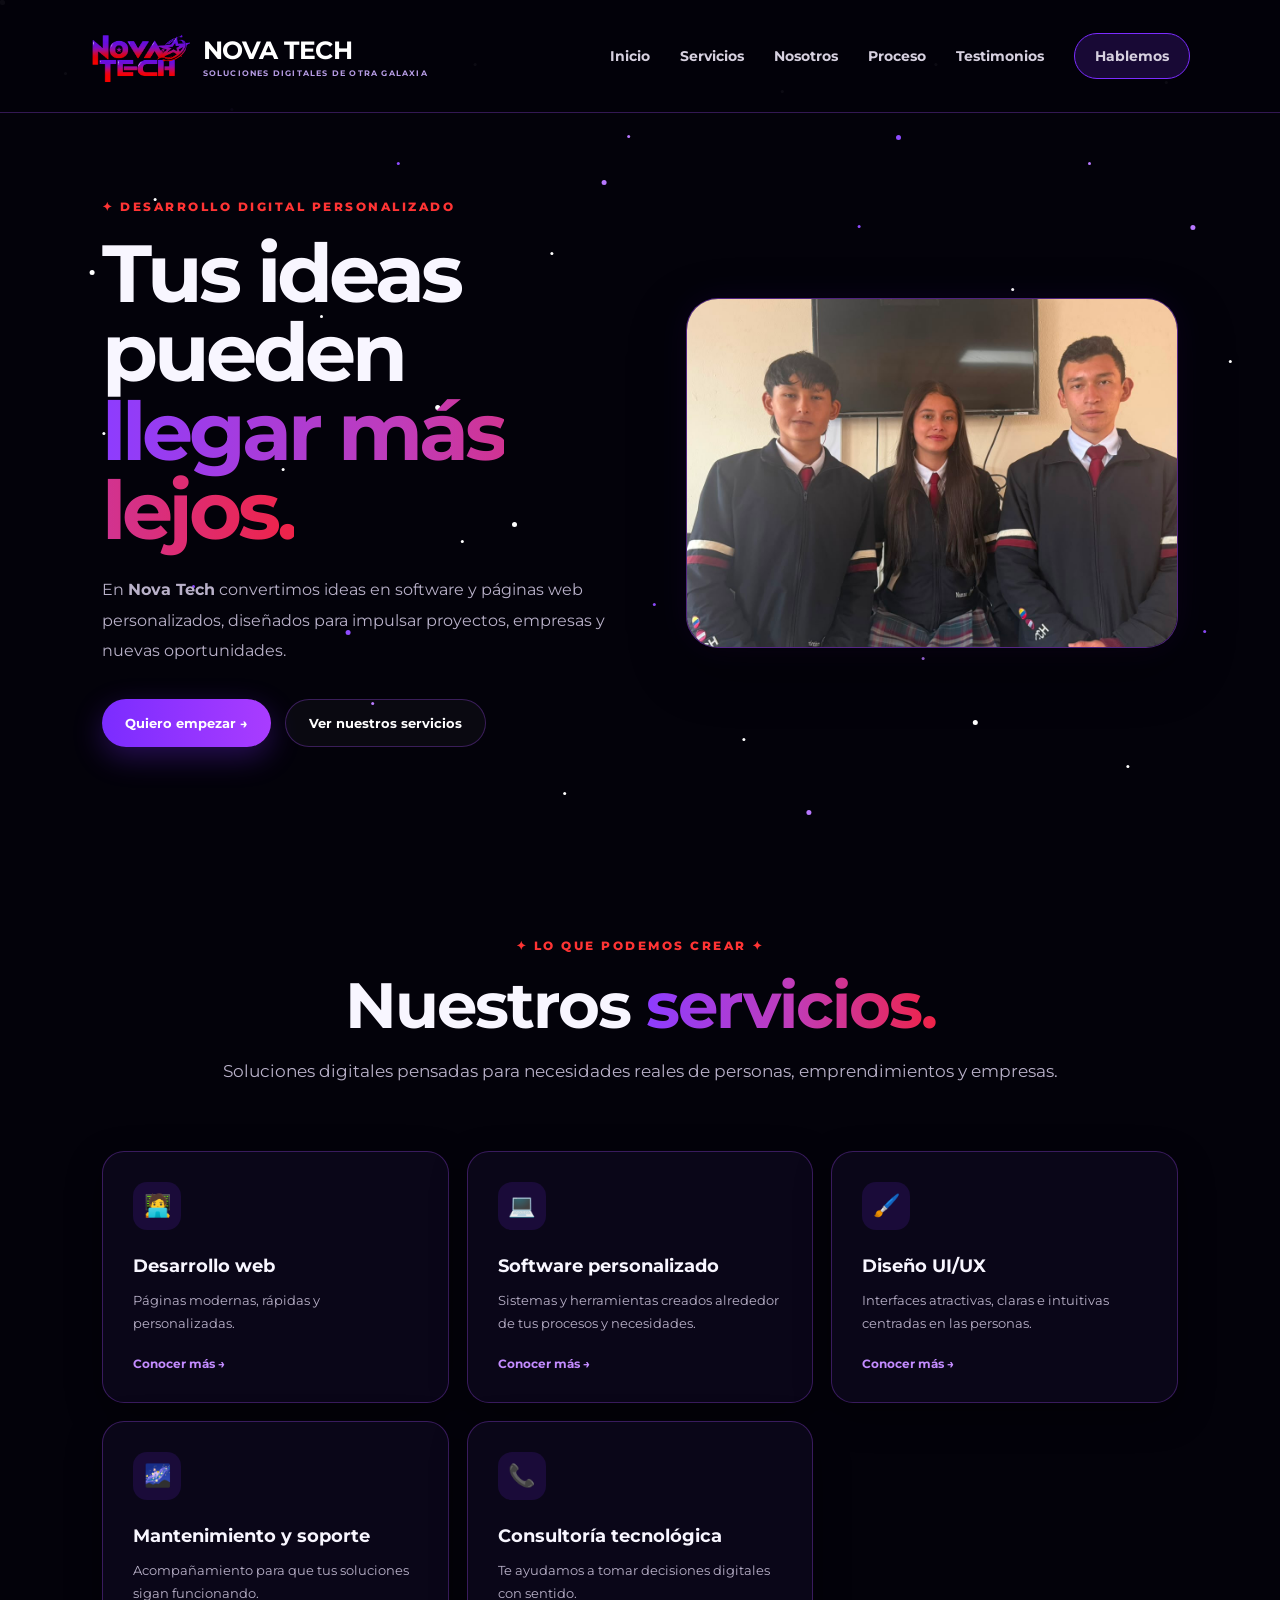
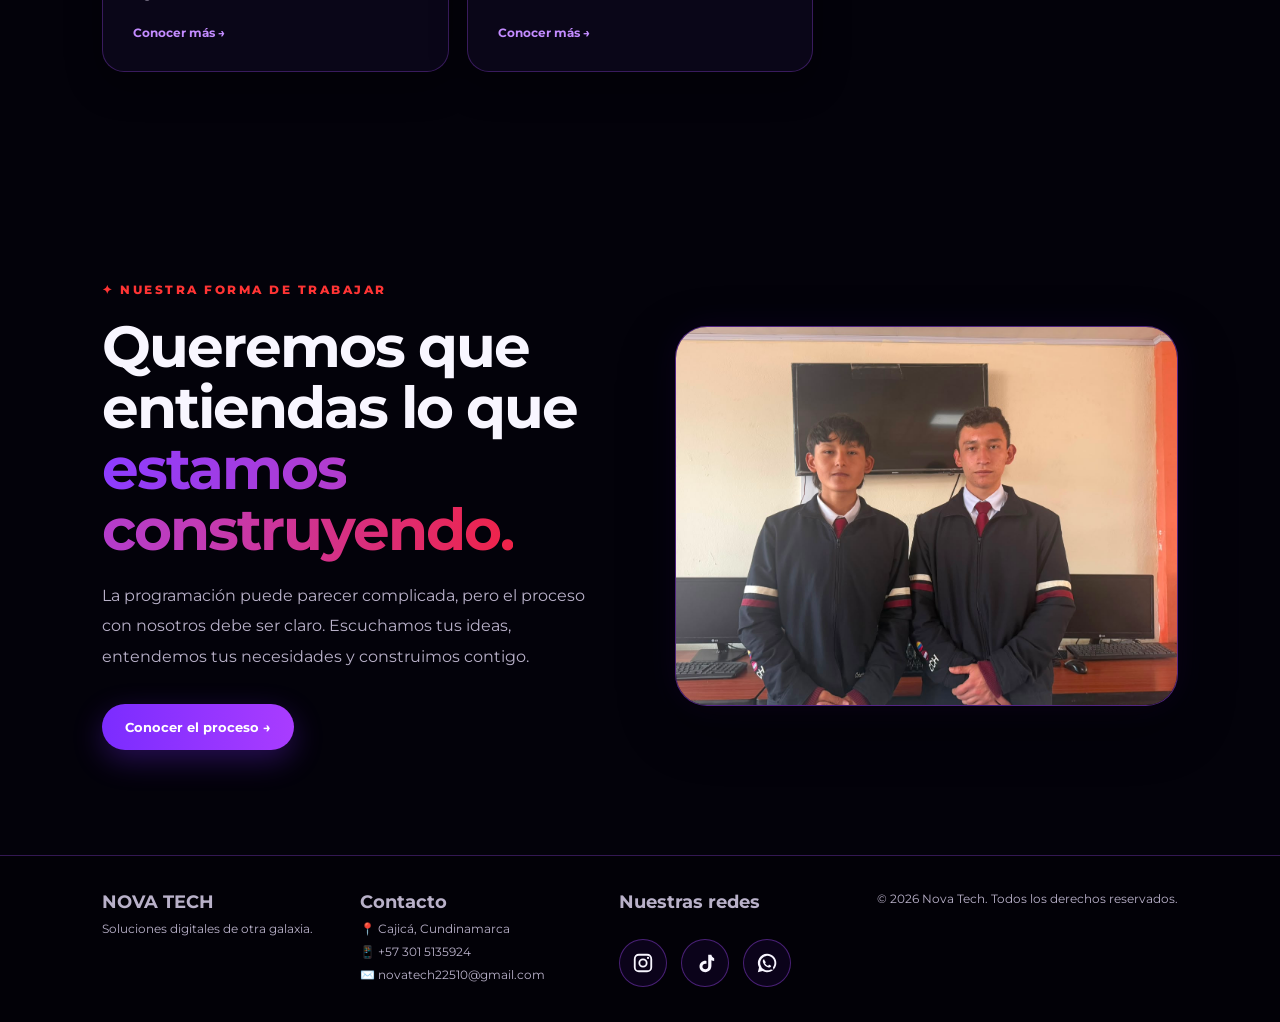
<file: index.html>
<!DOCTYPE html>
<html lang="es">
<head>
<meta charset="UTF-8">
<meta name="viewport" content="width=device-width,initial-scale=1.0">
<title>Inicio | Nova Tech</title>
<link rel="stylesheet" href="style.css">
</head>
<body>

 <div class="stars"></div>

<nav class="nav">
  <a class="brand" href="index.html">
    <img src="img/logo sin fondo.png" alt="Nova Tech" class="logo-img">
    <span>
      <strong>NOVA TECH</strong>
      <small>SOLUCIONES DIGITALES DE OTRA GALAXIA</small>
    </span>
  </a>

  <!-- BOTÓN HAMBURGUESA -->
  <button class="menu-toggle" id="menuToggle" aria-label="Abrir menú">
    <span></span>
    <span></span>
    <span></span>
  </button>

  <!-- MENÚ -->
  <div class="navlinks" id="navLinks">
    <a href="index.html">Inicio</a>
    <a href="servicios.html">Servicios</a>
    <a href="nosotros.html">Nosotros</a>
    <a href="proceso.html">Proceso</a>
    <a href="testimonios.html">Testimonios</a>
    <a class="contact" href="contacto.html">Hablemos</a>
  </div>
</nav>


<div class="hero">
  <div class="hero-content">
    <div class="eyebrow">✦ DESARROLLO DIGITAL PERSONALIZADO</div>
    <h1>Tus ideas pueden<br><span class="gradient">llegar más lejos.</span></h1>
    <p class="lead">En <b>Nova Tech</b> convertimos ideas en software y páginas web personalizados, diseñados para impulsar proyectos, empresas y nuevas oportunidades.</p>
    <div class="actions">
      <a class="btn primary" href="contacto.html">Quiero empezar →</a>
      <a class="btn secondary" href="servicios.html">Ver nuestros servicios</a>
    </div>
  </div>
  <div class="hero-image-wrap">
    <div class="hero-image-space">
        <img src="img/novatech1.jpeg">
    </div>
</div>
</div>

<section>
  <div class="section-head">
    <div class="eyebrow">✦ LO QUE PODEMOS CREAR ✦</div>
    <h2>Nuestros <span class="gradient">servicios.</span></h2>
    <p>Soluciones digitales pensadas para necesidades reales de personas, emprendimientos y empresas.</p>
  </div>
  <div class="cards">
    <article class="card"><div class="icon">🧑‍💻</div><h3>Desarrollo web</h3><p>Páginas modernas, rápidas y personalizadas.</p><a href="servicios.html">Conocer más →</a></article>
    <article class="card"><div class="icon">💻</div><h3>Software personalizado</h3><p>Sistemas y herramientas creados alrededor de tus procesos y necesidades.</p><a href="servicios.html">Conocer más →</a></article>
    <article class="card"><div class="icon">🖌️</div><h3>Diseño UI/UX</h3><p>Interfaces atractivas, claras e intuitivas centradas en las personas.</p><a href="servicios.html">Conocer más →</a></article>
    <article class="card"><div class="icon">🌌</div><h3>Mantenimiento y soporte</h3><p>Acompañamiento para que tus soluciones sigan funcionando.</p><a href="servicios.html">Conocer más →</a></article>
    <article class="card"><div class="icon">📞</div><h3>Consultoría tecnológica</h3><p>Te ayudamos a tomar decisiones digitales con sentido.</p><a href="servicios.html">Conocer más →</a></article>
  </div>
</section>

<section>
  <div class="split">
    <div>
      <div class="eyebrow">✦ NUESTRA FORMA DE TRABAJAR</div>
      <h2>Queremos que entiendas lo que <span class="gradient">estamos construyendo.</span></h2>
      <p class="lead">La programación puede parecer complicada, pero el proceso con nosotros debe ser claro. Escuchamos tus ideas, entendemos tus necesidades y construimos contigo.</p>
      <div class="actions"><a class="btn primary" href="proceso.html">Conocer el proceso →</a></div>
    </div>
    <div class="process-image-wrap">
    <div class="process-image-space">
        <img src="img/team AC.jpeg">
    </div>
</div>
  </div>
</section>


<!-- =========================
     FOOTER
========================== -->
<footer class="footer">

        <!-- Columna 1: Marca y Eslogan -->
        <div class="footer-col">
            <h3>NOVA TECH</h3>
            <p>Soluciones digitales de otra galaxia.</p>
        </div>

        <!-- Columna 2: Contacto -->
        <div class="footer-col">
            <h3>Contacto</h3>
            <p>📍 Cajicá, Cundinamarca</p>
            <p>📱 +57 301 5135924</p>
            <p>✉️ novatech22510@gmail.com</p>
        </div>

        <!-- Columna 3: Redes Sociales -->
        <div class="footer-col">
            <h3>Nuestras redes</h3>
            <div class="social-links">
                <a href="https://www.instagram.com/novatech.cda/"
                   target="_blank"
                   rel="noopener noreferrer"
                   aria-label="Instagram">
                    <svg viewBox="0 0 24 24" aria-hidden="true">
                        <path d="M7.5 2h9A5.5 5.5 0 0 1 22 7.5v9a5.5 5.5 0 0 1-5.5 5.5h-9A5.5 5.5 0 0 1 2 16.5v-9A5.5 5.5 0 0 1 7.5 2zm0 2A3.5 3.5 0 0 0 4 7.5v9A3.5 3.5 0 0 0 7.5 20h9a3.5 3.5 0 0 0 3.5-3.5v-9A3.5 3.5 0 0 0 16.5 4h-9z"/>
                        <path d="M12 7a5 5 0 1 0 0 10 5 5 0 0 0 0-10zm0 2a3 3 0 1 1 0 6 3 3 0 0 1 0-6z"/>
                        <circle cx="17.5" cy="6.5" r="1.2"/>
                    </svg>
                </a>

                <a href="https://www.tiktok.com/@novatech.cda?_r=1&_t=ZS-99UlPX5VIzC"
                   target="_blank"
                   rel="noopener noreferrer"
                   aria-label="TikTok">
                    <svg viewBox="0 0 24 24" aria-hidden="true">
                        <path d="M16 3h3c.2 1.7 1.2 3.1 3 3.7v3.1c-1.1 0-2.1-.3-3-.8v6.1c0 4.1-2.7 6.9-6.6 6.9-3.6 0-6.4-2.7-6.4-6.2 0-3.5 2.8-6.2 6.4-6.2.4 0 .8 0 1.2.1v3.2c-.4-.1-.8-.2-1.2-.2-1.8 0-3.2 1.3-3.2 3.1s1.4 3 3.2 3c1.9 0 3.1-1.3 3.1-3.3V3h.5z"/>
                    </svg>
                </a>

                <a href="https://wa.me/573015135924"
                   target="_blank"
                   rel="noopener noreferrer"
                   aria-label="WhatsApp">
                    <svg viewBox="0 0 24 24" aria-hidden="true">
                        <path d="M12 2a10 10 0 0 0-8.7 14.9L2 22l5.2-1.3A10 10 0 1 0 12 2zm0 2a8 8 0 0 1 6.9 12.1l-.4.7.7 2.9-2.9-.7-.7.4A8 8 0 1 1 12 4zm-3.1 3.8c-.2 0-.5.1-.7.4-.2.3-.8.8-.8 2 0 1.2.8 2.3.9 2.5.1.2 1.6 2.6 3.9 3.6 1.9.8 2.3.7 2.7.6.4 0 1.3-.5 1.5-1 .2-.5.2-.9.1-1-.1-.1-.3-.2-.6-.3l-1.3-.6c-.3-.1-.5-.1-.7.2l-.5.7c-.1.2-.3.2-.6.1-.3-.1-1-.4-1.7-1-.6-.5-1-1.2-1.1-1.4-.1-.2 0-.3.1-.5l.4-.5c.1-.2.1-.3 0-.5l-.6-1.4c-.2-.4-.4-.5-.7-.5z"/>
                    </svg>
                </a>
            </div>
        </div>
    </div>

    <div class="footer-bottom">
        <span>© 2026 Nova Tech. Todos los derechos reservados.</span>
    </div>
</footer>

<script>
document.addEventListener("DOMContentLoaded", function () {
    const menuToggle = document.getElementById("menuToggle");
    const navLinks = document.getElementById("navLinks");
    if (!menuToggle || !navLinks) return;
    menuToggle.addEventListener("click", function () {
        menuToggle.classList.toggle("active");
        navLinks.classList.toggle("active");
    });
    navLinks.querySelectorAll("a").forEach(function (link) {
        link.addEventListener("click", function () {
            menuToggle.classList.remove("active");
            navLinks.classList.remove("active");
        });
    });
    document.addEventListener("click", function (event) {
        const clickedInsideMenu = navLinks.contains(event.target);
        const clickedButton = menuToggle.contains(event.target);
        if (!clickedInsideMenu && !clickedButton) {
            menuToggle.classList.remove("active");
            navLinks.classList.remove("active");
        }
    });
});
</script>

</body>
</html>
</file>
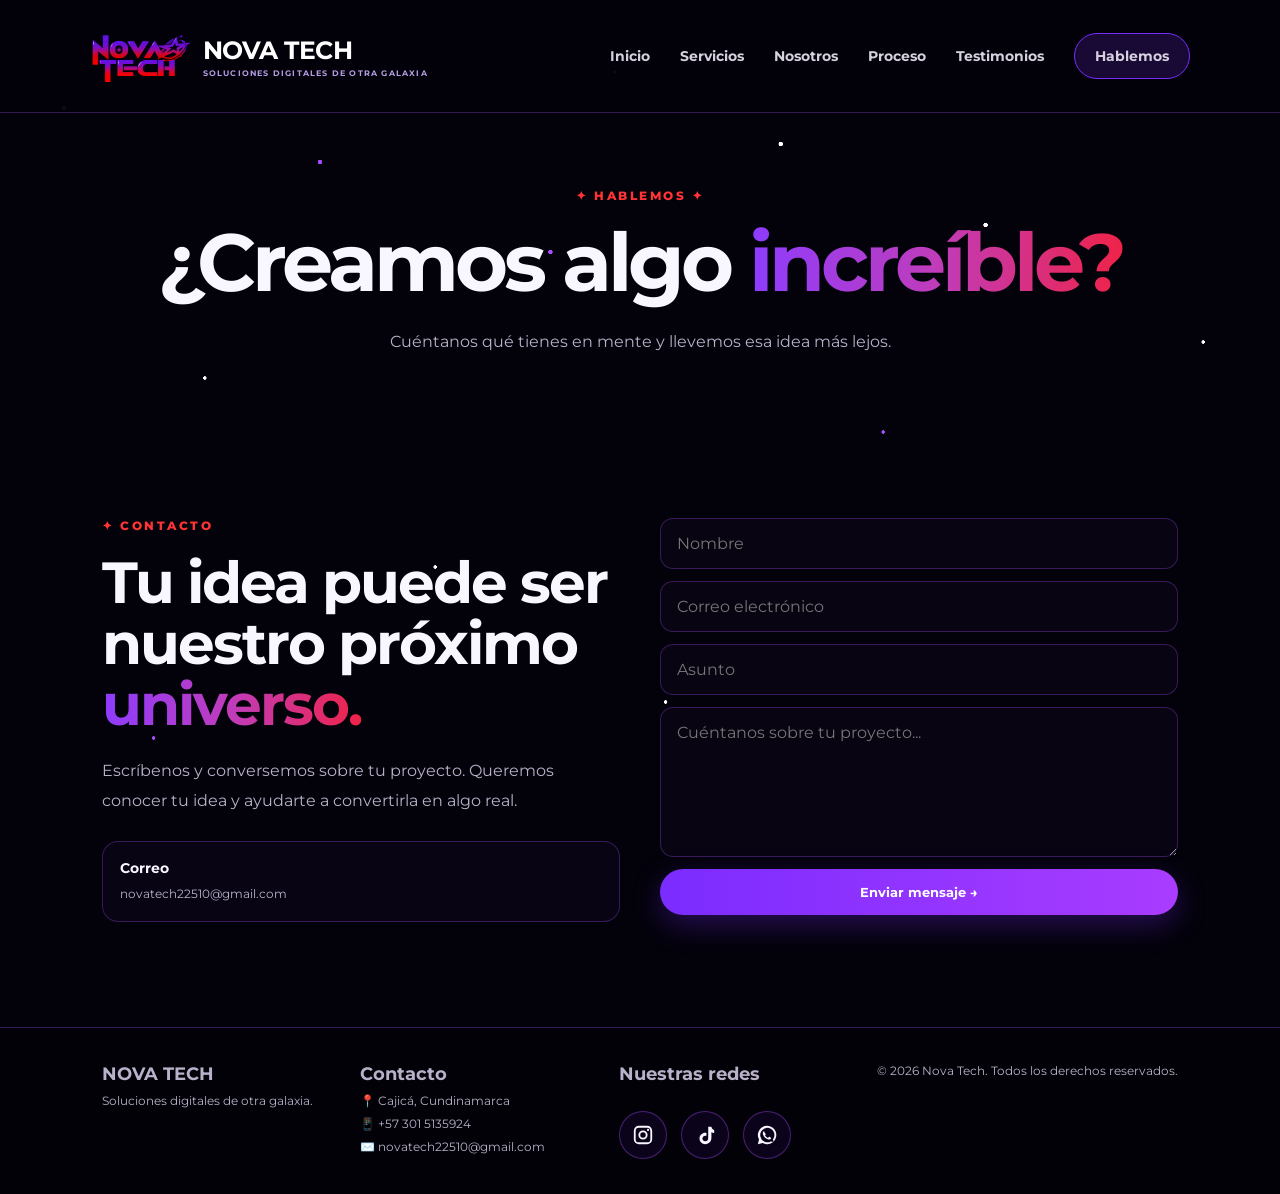
<file: contacto.html>
<!DOCTYPE html>
<html lang="es">
<head>
    <meta charset="UTF-8">
    <meta name="viewport" content="width=device-width, initial-scale=1.0">
    <title>Contacto | Nova Tech</title>
    <link rel="stylesheet" href="style.css">
</head>

<nav class="nav">
  <a class="brand" href="index.html">
    <img src="img/logo sin fondo.png" alt="Nova Tech" class="logo-img">
    <span>
      <strong>NOVA TECH</strong>
      <small>SOLUCIONES DIGITALES DE OTRA GALAXIA</small>
    </span>
  </a>

  <!-- BOTÓN HAMBURGUESA -->
  <button class="menu-toggle" id="menuToggle" aria-label="Abrir menú">
    <span></span>
    <span></span>
    <span></span>
  </button>

  <!-- MENÚ -->
  <div class="navlinks" id="navLinks">
    <a href="index.html">Inicio</a>
    <a href="servicios.html">Servicios</a>
    <a href="nosotros.html">Nosotros</a>
    <a href="proceso.html">Proceso</a>
    <a href="testimonios.html">Testimonios</a>
    <a class="contact" href="contacto.html">Hablemos</a>
  </div>
</nav>

<body class="space">

    <!-- =========================
         HERO
    ========================== -->

    <div class="page-hero">

        <div>

            <div class="eyebrow">
                ✦ HABLEMOS ✦
            </div>

            <h1>
                ¿Creamos algo
                <span class="gradient">
                    increíble?
                </span>
            </h1>

            <p class="lead">
                Cuéntanos qué tienes en mente y llevemos
                esa idea más lejos.
            </p>

        </div>

    </div>


    <!-- =========================
         CONTACTO
    ========================== -->

    <section>

        <!-- El contenedor principal debe llevar la clase "contact" -->
        <div class="contact">

            <!-- =========================
                 INFORMACIÓN (COLUMNA IZQUIERDA)
            ========================== -->
            <div>

                <div class="eyebrow">
                    ✦ CONTACTO
                </div>

                <h2>
                    Tu idea puede ser nuestro próximo
                    <span class="gradient">
                        universo.
                    </span>
                </h2>

                <p class="lead">
                    Escríbenos y conversemos sobre tu proyecto.
                    Queremos conocer tu idea y ayudarte a convertirla
                    en algo real.
                </p>

                <!-- CORREO -->
                <div class="points">
                    <div class="point">
                        <strong>
                            Correo
                        </strong>
                        <span>
                            novatech22510@gmail.com
                        </span>
                    </div>
                </div>

            </div> <!-- Cierre correcto de la columna izquierda -->


            <!-- =========================
                 FORMULARIO (COLUMNA DERECHA)
            ========================== -->
            <form
                class="form"
                action="https://formsubmit.co/novatech22510@gmail.com"
                method="POST"
            >

                <input
                    type="hidden"
                    name="_subject"
                    value="Nuevo mensaje desde la página de Nova Tech"
                >

                <input
                    type="hidden"
                    name="_template"
                    value="table"
                >

                <!--Campo anti-spam invisible-->
                <input
                  type="text"
                  name="_honey"
                  style="display:none"
                  tabindex="-1"
                  autocomplete="off">

                <!-- NOMBRE -->
                <input
                    type="text"
                    name="name"
                    required
                    autocomplete="name"
                    placeholder="Nombre"
                >

                <!-- CORREO -->
                <input
                    type="email"
                    name="email"
                    required
                    autocomplete="email"
                    placeholder="Correo electrónico"
                >

                <!-- ASUNTO -->
                <input
                    type="text"
                    name="subject"
                    placeholder="Asunto"
                >

                <!-- MENSAJE -->
                <textarea
                    name="message"
                    required
                    placeholder="Cuéntanos sobre tu proyecto..."
                ></textarea>

                <!-- BOTÓN -->
                <button
                    type="submit"
                    class="btn primary"
                >
                    Enviar mensaje →
                </button>
            </form>

        </div>
    </section>
<!-- =========================
     FOOTER
========================== -->
<footer class="footer">

        <!-- Columna 1: Marca y Eslogan -->
        <div class="footer-col">
            <h3>NOVA TECH</h3>
            <p>Soluciones digitales de otra galaxia.</p>
        </div>

        <!-- Columna 2: Contacto -->
        <div class="footer-col">
            <h3>Contacto</h3>
            <p>📍 Cajicá, Cundinamarca</p>
            <p>📱 +57 301 5135924</p>
            <p>✉️ novatech22510@gmail.com</p>
        </div>

        <!-- Columna 3: Redes Sociales -->
        <div class="footer-col">
            <h3>Nuestras redes</h3>
            <div class="social-links">
                <a href="https://www.instagram.com/novatech.cda/"
                   target="_blank"
                   rel="noopener noreferrer"
                   aria-label="Instagram">
                    <svg viewBox="0 0 24 24" aria-hidden="true">
                        <path d="M7.5 2h9A5.5 5.5 0 0 1 22 7.5v9a5.5 5.5 0 0 1-5.5 5.5h-9A5.5 5.5 0 0 1 2 16.5v-9A5.5 5.5 0 0 1 7.5 2zm0 2A3.5 3.5 0 0 0 4 7.5v9A3.5 3.5 0 0 0 7.5 20h9a3.5 3.5 0 0 0 3.5-3.5v-9A3.5 3.5 0 0 0 16.5 4h-9z"/>
                        <path d="M12 7a5 5 0 1 0 0 10 5 5 0 0 0 0-10zm0 2a3 3 0 1 1 0 6 3 3 0 0 1 0-6z"/>
                        <circle cx="17.5" cy="6.5" r="1.2"/>
                    </svg>
                </a>

                <a href="https://www.tiktok.com/@novatech.cda?_r=1&_t=ZS-99UlPX5VIzC"
                   target="_blank"
                   rel="noopener noreferrer"
                   aria-label="TikTok">
                    <svg viewBox="0 0 24 24" aria-hidden="true">
                        <path d="M16 3h3c.2 1.7 1.2 3.1 3 3.7v3.1c-1.1 0-2.1-.3-3-.8v6.1c0 4.1-2.7 6.9-6.6 6.9-3.6 0-6.4-2.7-6.4-6.2 0-3.5 2.8-6.2 6.4-6.2.4 0 .8 0 1.2.1v3.2c-.4-.1-.8-.2-1.2-.2-1.8 0-3.2 1.3-3.2 3.1s1.4 3 3.2 3c1.9 0 3.1-1.3 3.1-3.3V3h.5z"/>
                    </svg>
                </a>

                <a href="https://wa.me/573015135924"
                   target="_blank"
                   rel="noopener noreferrer"
                   aria-label="WhatsApp">
                    <svg viewBox="0 0 24 24" aria-hidden="true">
                        <path d="M12 2a10 10 0 0 0-8.7 14.9L2 22l5.2-1.3A10 10 0 1 0 12 2zm0 2a8 8 0 0 1 6.9 12.1l-.4.7.7 2.9-2.9-.7-.7.4A8 8 0 1 1 12 4zm-3.1 3.8c-.2 0-.5.1-.7.4-.2.3-.8.8-.8 2 0 1.2.8 2.3.9 2.5.1.2 1.6 2.6 3.9 3.6 1.9.8 2.3.7 2.7.6.4 0 1.3-.5 1.5-1 .2-.5.2-.9.1-1-.1-.1-.3-.2-.6-.3l-1.3-.6c-.3-.1-.5-.1-.7.2l-.5.7c-.1.2-.3.2-.6.1-.3-.1-1-.4-1.7-1-.6-.5-1-1.2-1.1-1.4-.1-.2 0-.3.1-.5l.4-.5c.1-.2.1-.3 0-.5l-.6-1.4c-.2-.4-.4-.5-.7-.5z"/>
                    </svg>
                </a>
            </div>
        </div>
    </div>

    <div class="footer-bottom">
        <span>© 2026 Nova Tech. Todos los derechos reservados.</span>
    </div>
</footer>

<script>
document.addEventListener("DOMContentLoaded", function () {
    const menuToggle = document.getElementById("menuToggle");
    const navLinks = document.getElementById("navLinks");
    if (!menuToggle || !navLinks) return;
    menuToggle.addEventListener("click", function () {
        menuToggle.classList.toggle("active");
        navLinks.classList.toggle("active");
    });
    navLinks.querySelectorAll("a").forEach(function (link) {
        link.addEventListener("click", function () {
            menuToggle.classList.remove("active");
            navLinks.classList.remove("active");
        });
    });
    document.addEventListener("click", function (event) {
        const clickedInsideMenu = navLinks.contains(event.target);
        const clickedButton = menuToggle.contains(event.target);
        if (!clickedInsideMenu && !clickedButton) {
            menuToggle.classList.remove("active");
            navLinks.classList.remove("active");
        }
    });
});
</script>

</body>
</html>
</file>
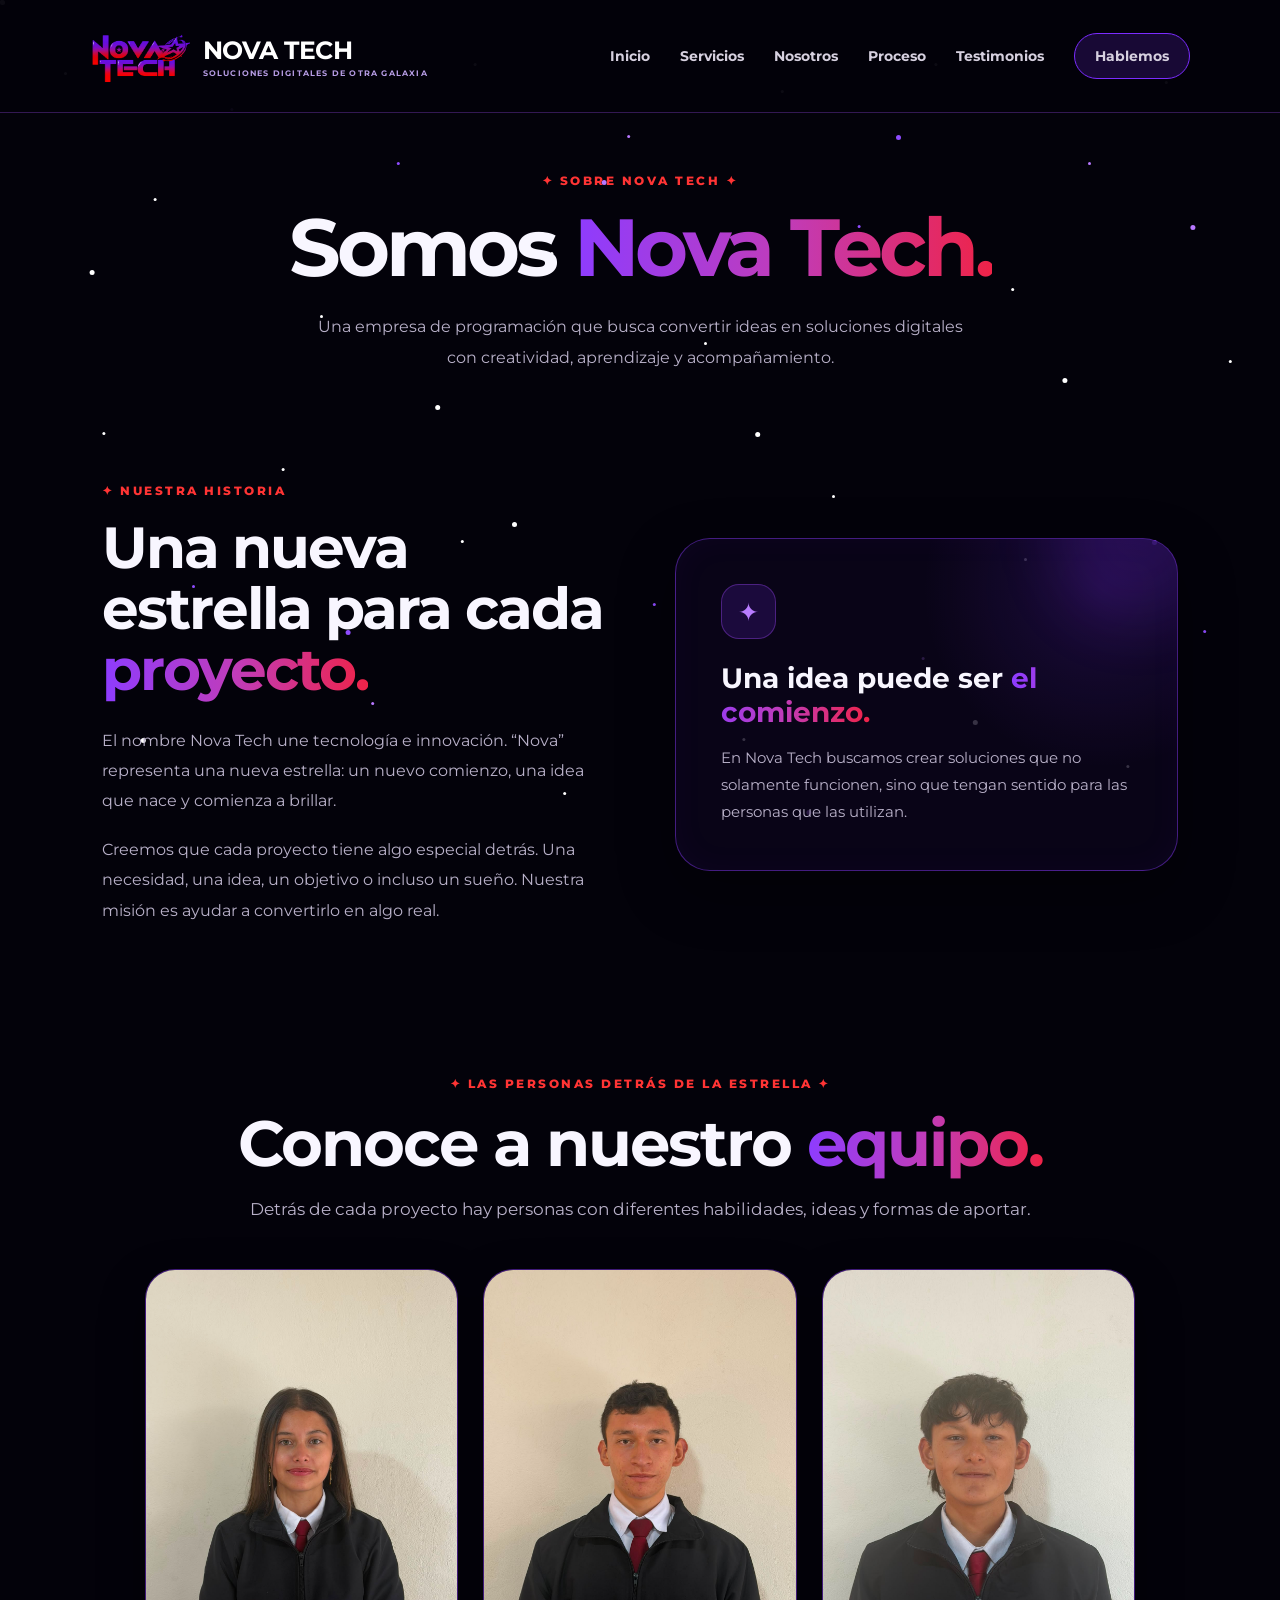
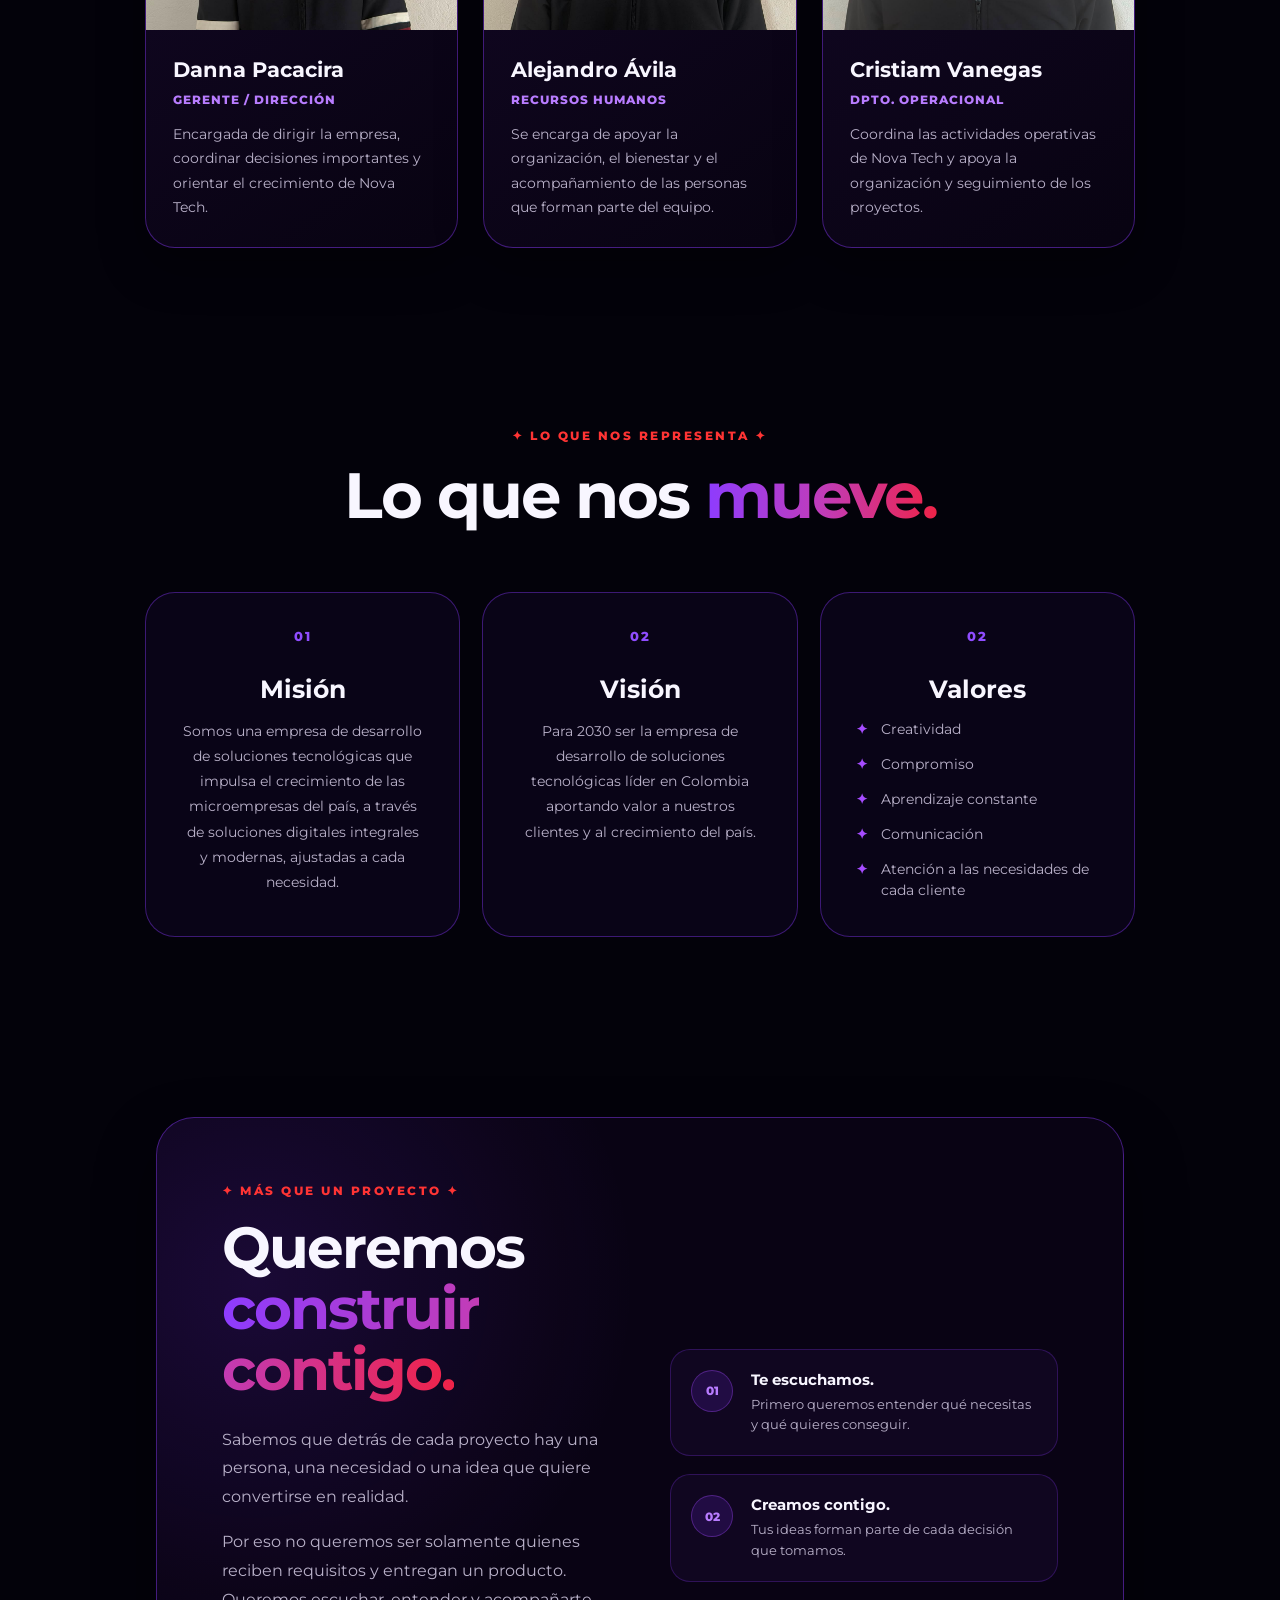
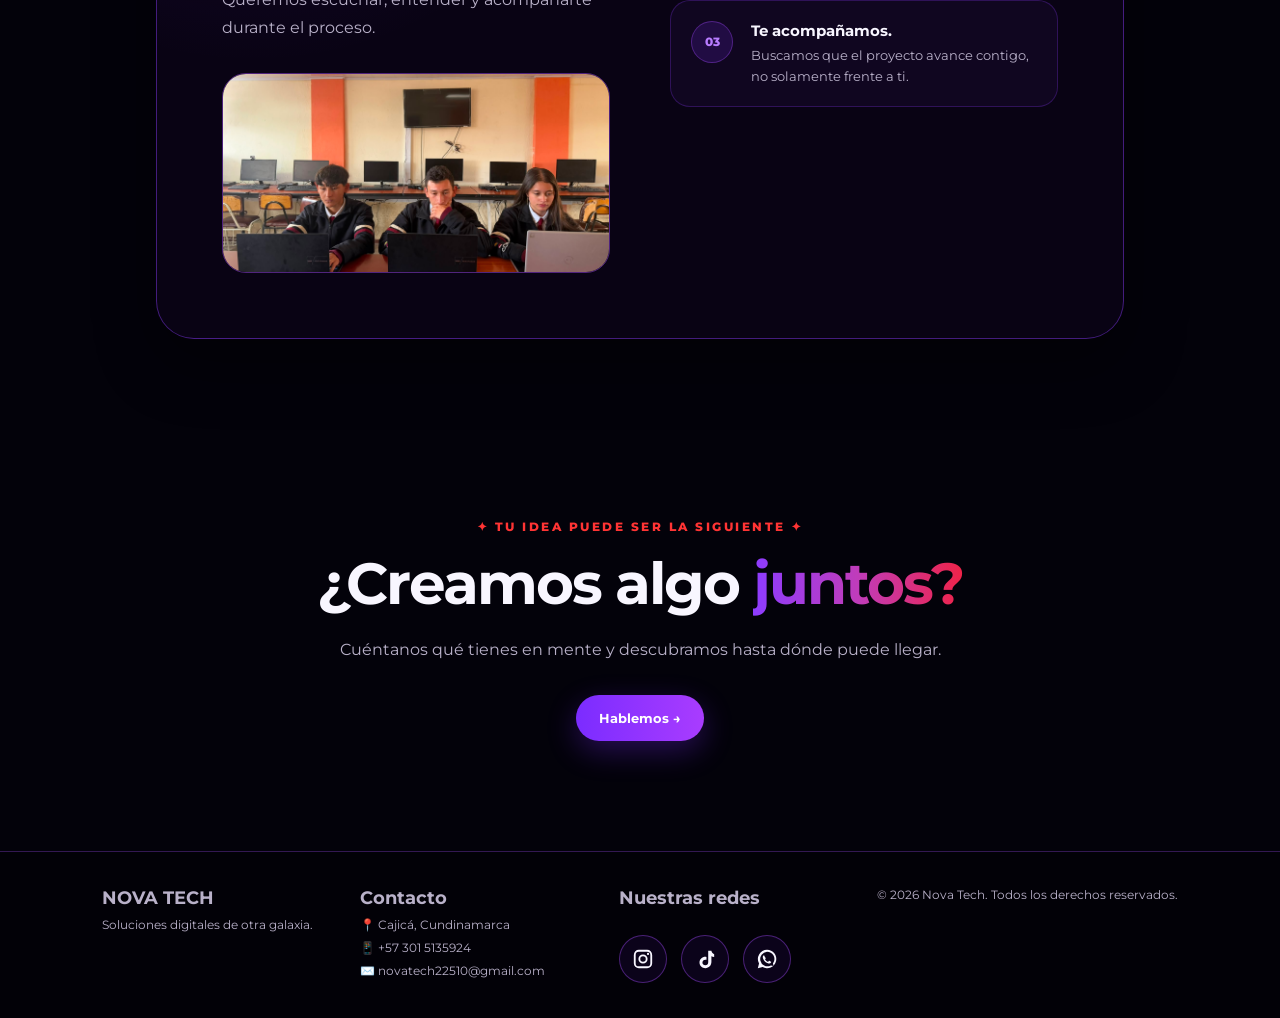
<file: nosotros.html>
<!DOCTYPE html>
<html lang="es">
<head>
<meta charset="UTF-8">
<meta name="viewport" content="width=device-width,initial-scale=1.0">
<title>Nosotros | Nova Tech</title>
<link rel="stylesheet" href="style.css">
</head>
<body>

  <div class="stars"></div>

<nav class="nav">
  <a class="brand" href="index.html">
    <img src="img/logo sin fondo.png" alt="Nova Tech" class="logo-img">
    <span>
      <strong>NOVA TECH</strong>
      <small>SOLUCIONES DIGITALES DE OTRA GALAXIA</small>
    </span>
  </a>

  <!-- BOTÓN HAMBURGUESA -->
  <button class="menu-toggle" id="menuToggle" aria-label="Abrir menú">
    <span></span>
    <span></span>
    <span></span>
  </button>

  <!-- MENÚ -->
  <div class="navlinks" id="navLinks">
    <a href="index.html">Inicio</a>
    <a href="servicios.html">Servicios</a>
    <a href="nosotros.html">Nosotros</a>
    <a href="proceso.html">Proceso</a>
    <a href="testimonios.html">Testimonios</a>
    <a class="contact" href="contacto.html">Hablemos</a>
  </div>
</nav>
    
    <div class="page-hero nosotros-hero">
        <div>
            <div class="eyebrow">
                ✦ SOBRE NOVA TECH ✦
            </div>
            <h1>
                Somos <span class="gradient">Nova Tech.</span>
            </h1>

            <p class="lead">
                Una empresa de programación que busca convertir ideas
                en soluciones digitales con creatividad, aprendizaje
                y acompañamiento.
            </p>

        </div>

    </div>


    <!-- =========================
         NUESTRA HISTORIA
    ========================== -->

    <section class="history-section">

        <div class="split history-layout">

            <div class="history-text">

                <div class="eyebrow">
                    ✦ NUESTRA HISTORIA
                </div>

                <h2>
                    Una nueva estrella para cada
                    <span class="gradient">proyecto.</span>
                </h2>

                <p class="lead">
                    El nombre Nova Tech une tecnología e innovación.
                    “Nova” representa una nueva estrella: un nuevo
                    comienzo, una idea que nace y comienza a brillar.
                </p>

                <p class="lead">
                    Creemos que cada proyecto tiene algo especial
                    detrás. Una necesidad, una idea, un objetivo o
                    incluso un sueño. Nuestra misión es ayudar a
                    convertirlo en algo real.
                </p>

            </div>
            <div class="story-card">

                <div class="story-star">✦</div>

                <h3>
                    Una idea puede ser
                    <span class="gradient">el comienzo.</span>
                </h3>

                <p>
                    En Nova Tech buscamos crear soluciones que no
                    solamente funcionen, sino que tengan sentido
                    para las personas que las utilizan.
                </p>

            </div>

        </div>

    </section>


    <!-- =========================
         EQUIPO
    ========================== -->

    <section class="team-section">

        <div class="section-head">

            <div class="eyebrow">
                ✦ LAS PERSONAS DETRÁS DE LA ESTRELLA ✦
            </div>

            <h2>
                Conoce a nuestro
                <span class="gradient">equipo.</span>
            </h2>

            <p>
                Detrás de cada proyecto hay personas con diferentes
                habilidades, ideas y formas de aportar.
            </p>

        </div>


        <div class="team-grid">


            <!-- GERENTE -->

            <article class="team-card">

                <div class="team-photo">

                    <img src="img/Foto Danna.jpeg"
                         alt="Foto de integrante del equipo">

                </div>

                <div class="team-info">
                    <h3>Danna Pacacira</h3>
                    <span class="team-role">
                        Gerente / Dirección
                    </span>

                    <p>
                        Encargada de dirigir la empresa, coordinar
                        decisiones importantes y orientar el crecimiento
                        de Nova Tech.
                    </p>

                </div>

            </article>


            <!-- RRHH -->

            <article class="team-card">

                <div class="team-photo">

                    <img src="img/Foto Ávila.jpeg"
                         alt="Foto de integrante del equipo">

                </div>

                <div class="team-info">

                    <h3>Alejandro Ávila</h3>

                    <span class="team-role">
                        Recursos Humanos
                    </span>
                    <p>
                        Se encarga de apoyar la organización, el bienestar
                        y el acompañamiento de las personas que forman
                        parte del equipo.
                    </p>
                </div>
            </article>

            <!-- PERSONA 3 -->

            <article class="team-card">

                <div class="team-photo">

                    <img src="img/Foto Cristiam.jpeg"
                         alt="Foto de integrante del equipo">

                </div>

                <div class="team-info">

                    <h3>Cristiam Vanegas</h3>

                    <span class="team-role">
                        DPTO. OPERACIONAL
                    </span>

                    <p>
                    Coordina las actividades operativas de Nova Tech y apoya
                    la organización y seguimiento de los proyectos.
                    </p>

                </div>
            </article>
        </div>

    </section>
    <!-- =========================
         MISIÓN / VISIÓN / VALORES
    ========================== -->

    <section class="values-section">
        <div class="section-head">
            <div class="eyebrow">
                ✦ LO QUE NOS REPRESENTA ✦
            </div>
            <h2>
                Lo que nos
                <span class="gradient">mueve.</span>
            </h2>
        </div>
        <div class="values-grid">
            <article class="value-card">
                <span class="value-number">01</span>
                <h3>Misión</h3>
                <p> Somos una empresa de desarrollo de 
                    soluciones tecnológicas que impulsa 
                    el crecimiento de las microempresas 
                    del país, a través de soluciones 
                    digitales integrales y modernas, 
                    ajustadas a cada necesidad.
                </p>
            </article>
            <article class="value-card">
                <span class="value-number">02</span>
                <h3>Visión</h3>
                <p>
                  Para 2030 ser la empresa de desarrollo 
                  de soluciones tecnológicas líder en 
                  Colombia aportando valor a nuestros 
                  clientes y al crecimiento del país.
                </p>
            </article>
      <article class="value-card">
        <span class="value-number">02</span>
        <h3>Valores</h3>
    <ul class="values-list">
      <li>Creatividad</li>
      <li>Compromiso</li>
      <li>Aprendizaje constante</li>
      <li>Comunicación</li>
      <li>Atención a las necesidades de cada cliente</li>
      </ul>
      </article>
  </div>
</section>

    <!-- =========================
         CONEXIÓN CON CLIENTES
    ========================== -->

    <section class="connection-section">
        <div class="connection-box">
            <div class="connection-content">
                <div class="eyebrow">
                    ✦ MÁS QUE UN PROYECTO ✦
                </div>
                <h2>
                    Queremos
                    <span class="gradient">construir contigo.</span>
                </h2>
                <p>
                    Sabemos que detrás de cada proyecto hay una persona,
                    una necesidad o una idea que quiere convertirse
                    en realidad.
                </p>
                <p>
                    Por eso no queremos ser solamente quienes reciben
                    requisitos y entregan un producto. Queremos escuchar,
                    entender y acompañarte durante el proceso.
                </p>
                <div class="nosotros-image-space">
    <img src="img/novatech3.jpeg" alt="Equipo de Nova Tech">
</div>
            </div>
            
            <div class="connection-points">
                <div class="connection-point">
                    <span>01</span>
                    <div>
                        <strong>Te escuchamos.</strong>
                        <p>
                            Primero queremos entender qué necesitas
                            y qué quieres conseguir.
                        </p>
                    </div>
                </div>
                <div class="connection-point">
                    <span>02</span>
                    <div>
                        <strong>Creamos contigo.</strong>
                        <p>
                            Tus ideas forman parte de cada decisión
                            que tomamos.
                        </p>
                    </div>
                </div>
                <div class="connection-point">
                    <span>03</span>
                    <div>
                        <strong>Te acompañamos.</strong>
                        <p>
                            Buscamos que el proyecto avance contigo,
                            no solamente frente a ti.
                        </p>
                    </div>
                </div>
            </div>
          </div>
    </section>
    <!-- =========================
         CTA FINAL
    ========================== -->

    <section class="about-cta">
        <div>
            <div class="eyebrow">
                ✦ TU IDEA PUEDE SER LA SIGUIENTE ✦
            </div>
            <h2>
                ¿Creamos algo
                <span class="gradient">juntos?</span>
            </h2>
            <p class="lead">
                Cuéntanos qué tienes en mente y descubramos
                hasta dónde puede llegar.
            </p>
            <a href="contacto.html" class="btn primary">
                Hablemos → 
            </a>
        </div>
    </section>
    <!-- =========================
     FOOTER
========================== -->
<footer class="footer">

        <!-- Columna 1: Marca y Eslogan -->
        <div class="footer-col">
            <h3>NOVA TECH</h3>
            <p>Soluciones digitales de otra galaxia.</p>
        </div>

        <!-- Columna 2: Contacto -->
        <div class="footer-col">
            <h3>Contacto</h3>
            <p>📍 Cajicá, Cundinamarca</p>
            <p>📱 +57 301 5135924</p>
            <p>✉️ novatech22510@gmail.com</p>
        </div>

        <!-- Columna 3: Redes Sociales -->
        <div class="footer-col">
            <h3>Nuestras redes</h3>
            <div class="social-links">
                <a href="https://www.instagram.com/novatech.cda/"
                   target="_blank"
                   rel="noopener noreferrer"
                   aria-label="Instagram">
                    <svg viewBox="0 0 24 24" aria-hidden="true">
                        <path d="M7.5 2h9A5.5 5.5 0 0 1 22 7.5v9a5.5 5.5 0 0 1-5.5 5.5h-9A5.5 5.5 0 0 1 2 16.5v-9A5.5 5.5 0 0 1 7.5 2zm0 2A3.5 3.5 0 0 0 4 7.5v9A3.5 3.5 0 0 0 7.5 20h9a3.5 3.5 0 0 0 3.5-3.5v-9A3.5 3.5 0 0 0 16.5 4h-9z"/>
                        <path d="M12 7a5 5 0 1 0 0 10 5 5 0 0 0 0-10zm0 2a3 3 0 1 1 0 6 3 3 0 0 1 0-6z"/>
                        <circle cx="17.5" cy="6.5" r="1.2"/>
                    </svg>
                </a>

                <a href="https://www.tiktok.com/@novatech.cda?_r=1&_t=ZS-99UlPX5VIzC"
                   target="_blank"
                   rel="noopener noreferrer"
                   aria-label="TikTok">
                    <svg viewBox="0 0 24 24" aria-hidden="true">
                        <path d="M16 3h3c.2 1.7 1.2 3.1 3 3.7v3.1c-1.1 0-2.1-.3-3-.8v6.1c0 4.1-2.7 6.9-6.6 6.9-3.6 0-6.4-2.7-6.4-6.2 0-3.5 2.8-6.2 6.4-6.2.4 0 .8 0 1.2.1v3.2c-.4-.1-.8-.2-1.2-.2-1.8 0-3.2 1.3-3.2 3.1s1.4 3 3.2 3c1.9 0 3.1-1.3 3.1-3.3V3h.5z"/>
                    </svg>
                </a>

                <a href="https://wa.me/573015135924"
                   target="_blank"
                   rel="noopener noreferrer"
                   aria-label="WhatsApp">
                    <svg viewBox="0 0 24 24" aria-hidden="true">
                        <path d="M12 2a10 10 0 0 0-8.7 14.9L2 22l5.2-1.3A10 10 0 1 0 12 2zm0 2a8 8 0 0 1 6.9 12.1l-.4.7.7 2.9-2.9-.7-.7.4A8 8 0 1 1 12 4zm-3.1 3.8c-.2 0-.5.1-.7.4-.2.3-.8.8-.8 2 0 1.2.8 2.3.9 2.5.1.2 1.6 2.6 3.9 3.6 1.9.8 2.3.7 2.7.6.4 0 1.3-.5 1.5-1 .2-.5.2-.9.1-1-.1-.1-.3-.2-.6-.3l-1.3-.6c-.3-.1-.5-.1-.7.2l-.5.7c-.1.2-.3.2-.6.1-.3-.1-1-.4-1.7-1-.6-.5-1-1.2-1.1-1.4-.1-.2 0-.3.1-.5l.4-.5c.1-.2.1-.3 0-.5l-.6-1.4c-.2-.4-.4-.5-.7-.5z"/>
                    </svg>
                </a>
            </div>
        </div>
    </div>

    <div class="footer-bottom">
        <span>© 2026 Nova Tech. Todos los derechos reservados.</span>
    </div>
</footer>

<script>
document.addEventListener("DOMContentLoaded", function () {
    const menuToggle = document.getElementById("menuToggle");
    const navLinks = document.getElementById("navLinks");
    if (!menuToggle || !navLinks) return;
    menuToggle.addEventListener("click", function () {
        menuToggle.classList.toggle("active");
        navLinks.classList.toggle("active");
    });
    navLinks.querySelectorAll("a").forEach(function (link) {
        link.addEventListener("click", function () {
            menuToggle.classList.remove("active");
            navLinks.classList.remove("active");
        });
    });
    document.addEventListener("click", function (event) {
        const clickedInsideMenu = navLinks.contains(event.target);
        const clickedButton = menuToggle.contains(event.target);
        if (!clickedInsideMenu && !clickedButton) {
            menuToggle.classList.remove("active");
            navLinks.classList.remove("active");
        }
    });
});
</script>

</body>
</html>
</file>
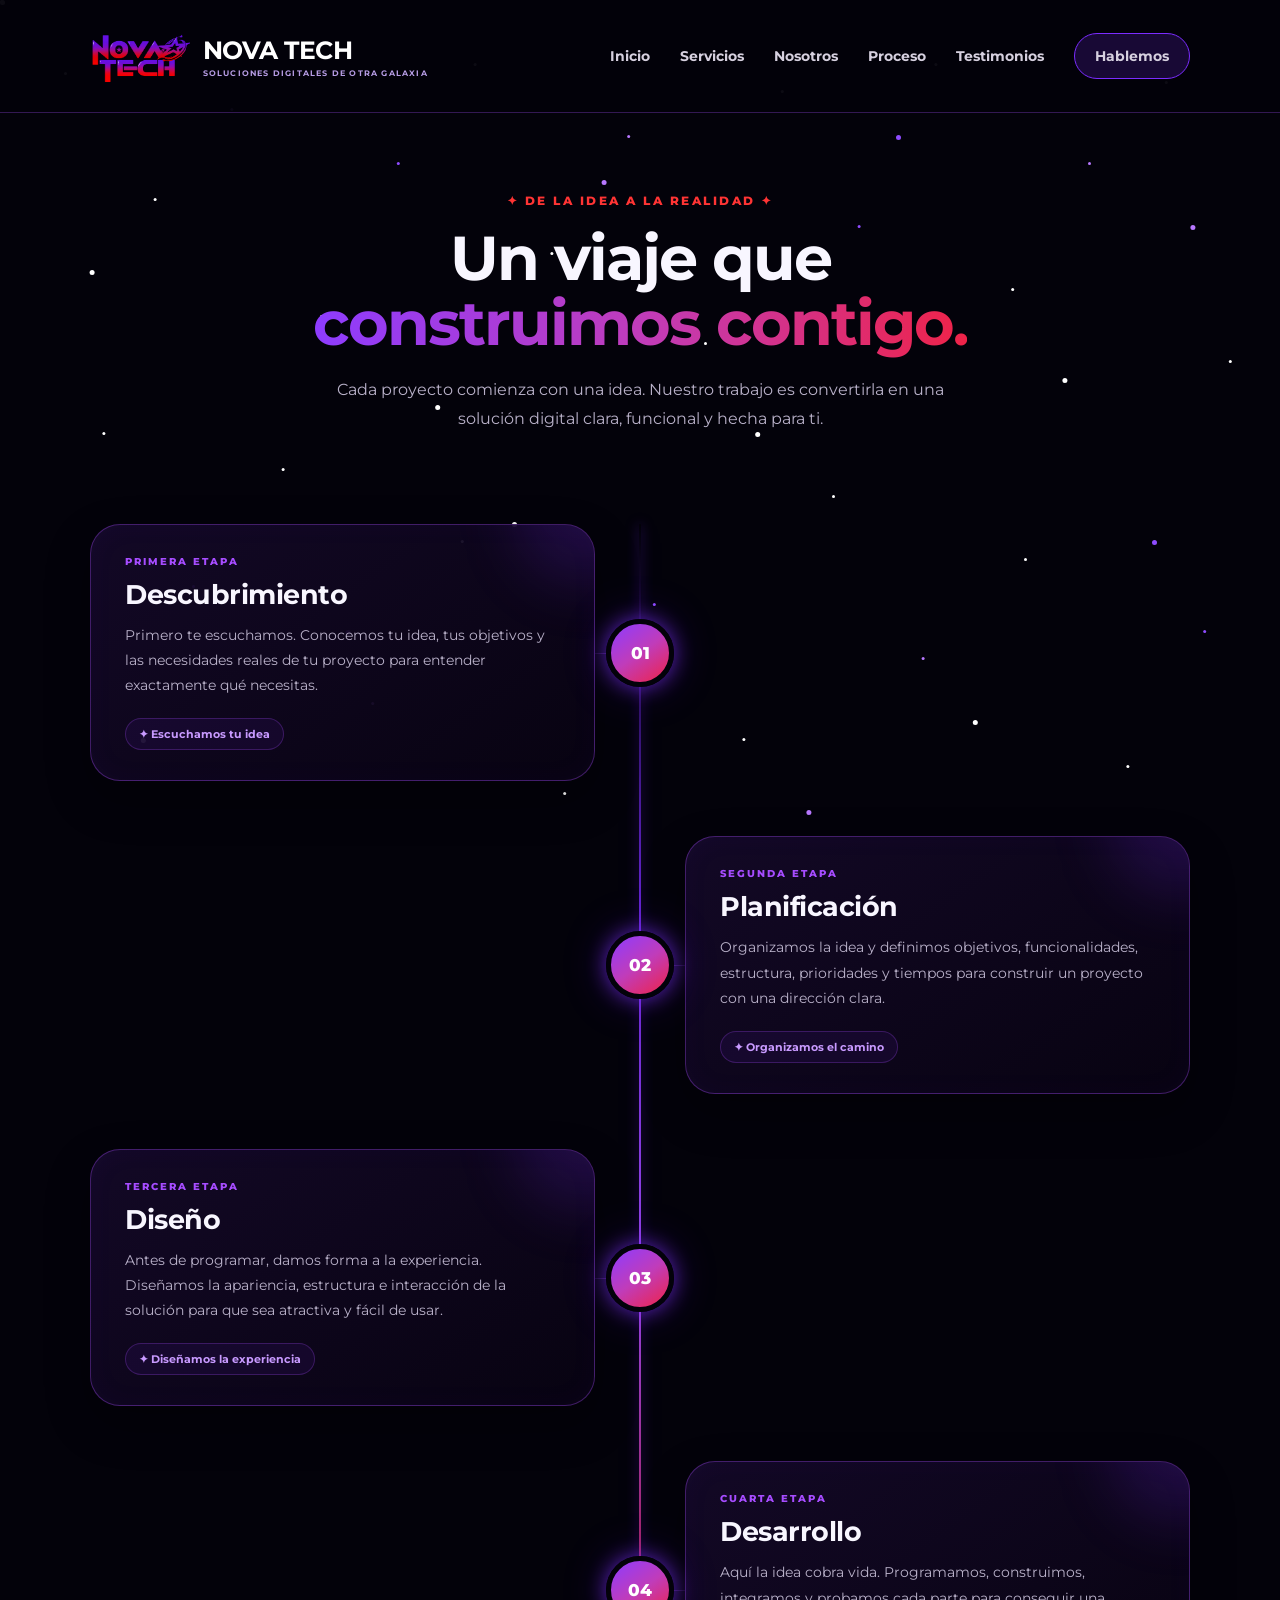
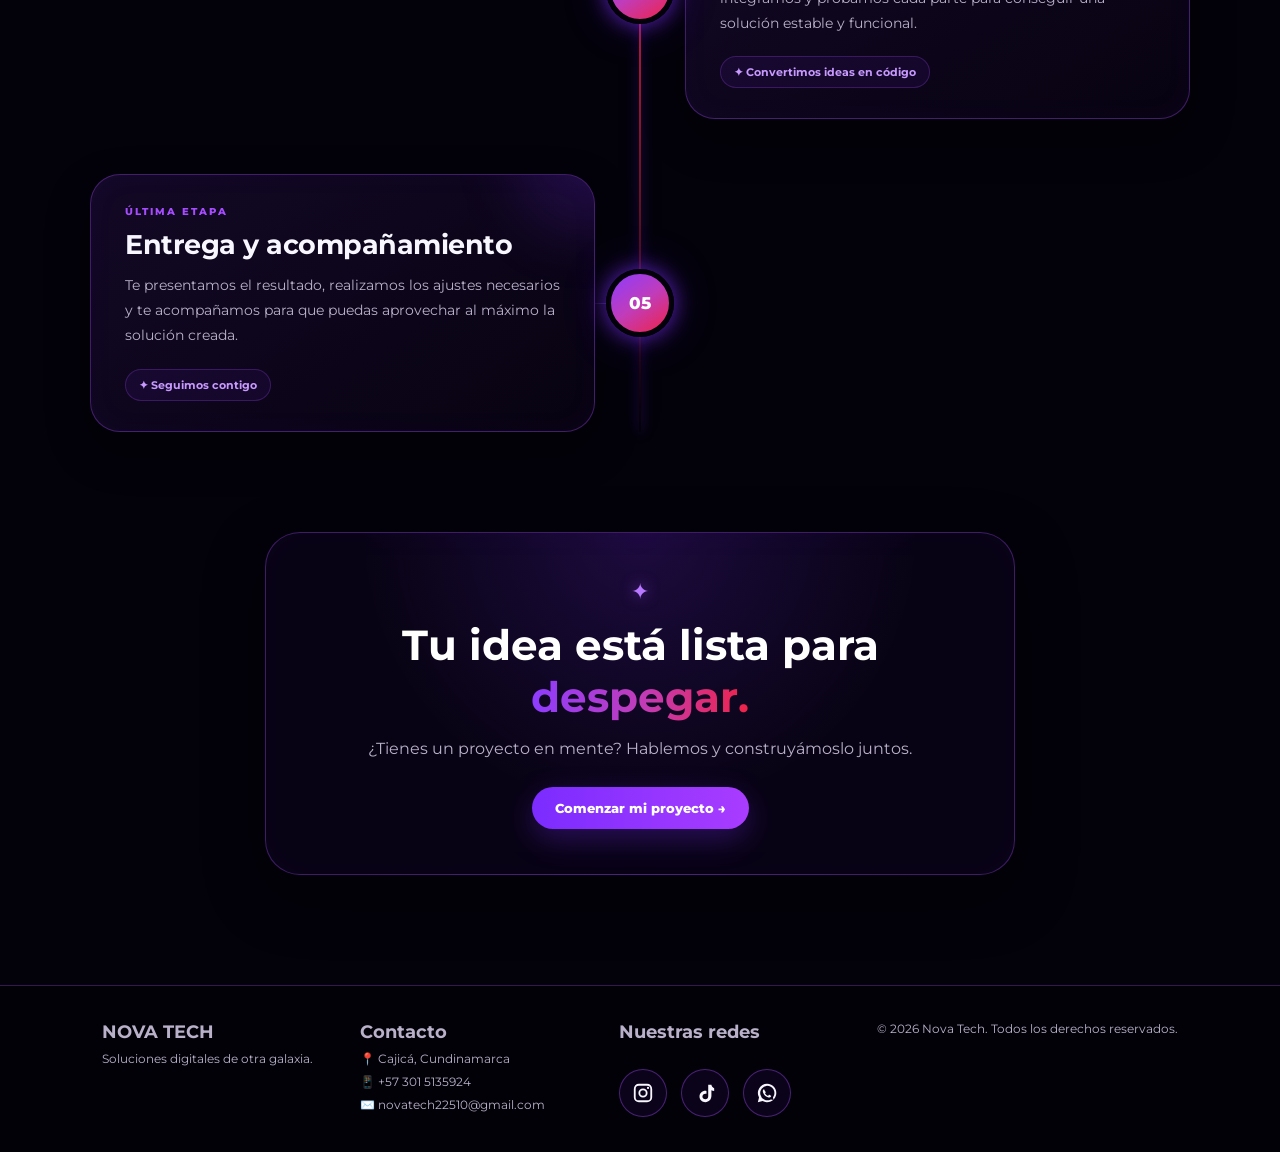
<file: proceso.html>
<!DOCTYPE html>
<html lang="es">
<head>
<meta charset="UTF-8">
<meta name="viewport" content="width=device-width,initial-scale=1.0">
<title>Proceso | Nova Tech</title>
<link rel="stylesheet" href="style.css">
</head>
<body>

  <div class="stars"></div>

<nav class="nav">
  <a class="brand" href="index.html">
    <img src="img/logo sin fondo.png" alt="Nova Tech" class="logo-img">
    <span>
      <strong>NOVA TECH</strong>
      <small>SOLUCIONES DIGITALES DE OTRA GALAXIA</small>
    </span>
  </a>

  <!-- BOTÓN HAMBURGUESA -->
  <button class="menu-toggle" id="menuToggle" aria-label="Abrir menú">
    <span></span>
    <span></span>
    <span></span>
  </button>

  <!-- MENÚ -->
  <div class="navlinks" id="navLinks">
    <a href="index.html">Inicio</a>
    <a href="servicios.html">Servicios</a>
    <a href="nosotros.html">Nosotros</a>
    <a href="proceso.html">Proceso</a>
    <a href="testimonios.html">Testimonios</a>
    <a class="contact" href="contacto.html">Hablemos</a>
  </div>
</nav>

<section class="process-section">
    <div class="process-intro">
        <div class="eyebrow">✦ DE LA IDEA A LA REALIDAD ✦</div>
        <h2>
            Un viaje que
            <span class="gradient">construimos contigo.</span>
        </h2>
        <p>
            Cada proyecto comienza con una idea. Nuestro trabajo es convertirla
            en una solución digital clara, funcional y hecha para ti.
        </p>
    </div>


    <div class="process-timeline">

        <!-- 01 -->
        <article class="process-step">
            <div class="process-content">
                <span class="process-label">PRIMERA ETAPA</span>

                <h3>Descubrimiento</h3>

                <p>
                    Primero te escuchamos. Conocemos tu idea, tus objetivos
                    y las necesidades reales de tu proyecto para entender
                    exactamente qué necesitas.
                </p>

                <div class="process-tag">
                    ✦ Escuchamos tu idea
                </div>
            </div>

            <div class="process-number">
                01
            </div>
        </article>


        <!-- 02 -->
        <article class="process-step reverse">
            <div class="process-content">
                <span class="process-label">SEGUNDA ETAPA</span>

                <h3>Planificación</h3>

                <p>
                    Organizamos la idea y definimos objetivos, funcionalidades,
                    estructura, prioridades y tiempos para construir un proyecto
                    con una dirección clara.
                </p>

                <div class="process-tag">
                    ✦ Organizamos el camino
                </div>
            </div>

            <div class="process-number">
                02
            </div>
        </article>


        <!-- 03 -->
        <article class="process-step">
            <div class="process-content">
                <span class="process-label">TERCERA ETAPA</span>

                <h3>Diseño</h3>

                <p>
                    Antes de programar, damos forma a la experiencia.
                    Diseñamos la apariencia, estructura e interacción de
                    la solución para que sea atractiva y fácil de usar.
                </p>

                <div class="process-tag">
                    ✦ Diseñamos la experiencia
                </div>
            </div>

            <div class="process-number">
                03
            </div>
        </article>


        <!-- 04 -->
        <article class="process-step reverse">
            <div class="process-content">
                <span class="process-label">CUARTA ETAPA</span>

                <h3>Desarrollo</h3>

                <p>
                    Aquí la idea cobra vida. Programamos, construimos,
                    integramos y probamos cada parte para conseguir una
                    solución estable y funcional.
                </p>

                <div class="process-tag">
                    ✦ Convertimos ideas en código
                </div>
            </div>

            <div class="process-number">
                04
            </div>
        </article>


        <!-- 05 -->
        <article class="process-step">
            <div class="process-content">
                <span class="process-label">ÚLTIMA ETAPA</span>

                <h3>Entrega y acompañamiento</h3>

                <p>
                    Te presentamos el resultado, realizamos los ajustes
                    necesarios y te acompañamos para que puedas aprovechar
                    al máximo la solución creada.
                </p>

                <div class="process-tag">
                    ✦ Seguimos contigo
                </div>
            </div>

            <div class="process-number">
                05
            </div>
        </article>

    </div>


    <div class="process-finish">

        <span>✦</span>

        <h3>
            Tu idea está lista para
            <span class="gradient">despegar.</span>
        </h3>

        <p>
            ¿Tienes un proyecto en mente? Hablemos y construyámoslo juntos.
        </p>

        <a href="contacto.html">
            Comenzar mi proyecto →
        </a>

    </div>

</section>


<!-- =========================
     FOOTER
========================== -->
<footer class="footer">

        <!-- Columna 1: Marca y Eslogan -->
        <div class="footer-col">
            <h3>NOVA TECH</h3>
            <p>Soluciones digitales de otra galaxia.</p>
        </div>

        <!-- Columna 2: Contacto -->
        <div class="footer-col">
            <h3>Contacto</h3>
            <p>📍 Cajicá, Cundinamarca</p>
            <p>📱 +57 301 5135924</p>
            <p>✉️ novatech22510@gmail.com</p>
        </div>

        <!-- Columna 3: Redes Sociales -->
        <div class="footer-col">
            <h3>Nuestras redes</h3>
            <div class="social-links">
                <a href="https://www.instagram.com/novatech.cda/"
                   target="_blank"
                   rel="noopener noreferrer"
                   aria-label="Instagram">
                    <svg viewBox="0 0 24 24" aria-hidden="true">
                        <path d="M7.5 2h9A5.5 5.5 0 0 1 22 7.5v9a5.5 5.5 0 0 1-5.5 5.5h-9A5.5 5.5 0 0 1 2 16.5v-9A5.5 5.5 0 0 1 7.5 2zm0 2A3.5 3.5 0 0 0 4 7.5v9A3.5 3.5 0 0 0 7.5 20h9a3.5 3.5 0 0 0 3.5-3.5v-9A3.5 3.5 0 0 0 16.5 4h-9z"/>
                        <path d="M12 7a5 5 0 1 0 0 10 5 5 0 0 0 0-10zm0 2a3 3 0 1 1 0 6 3 3 0 0 1 0-6z"/>
                        <circle cx="17.5" cy="6.5" r="1.2"/>
                    </svg>
                </a>

                <a href="https://www.tiktok.com/@novatech.cda?_r=1&_t=ZS-99UlPX5VIzC"
                   target="_blank"
                   rel="noopener noreferrer"
                   aria-label="TikTok">
                    <svg viewBox="0 0 24 24" aria-hidden="true">
                        <path d="M16 3h3c.2 1.7 1.2 3.1 3 3.7v3.1c-1.1 0-2.1-.3-3-.8v6.1c0 4.1-2.7 6.9-6.6 6.9-3.6 0-6.4-2.7-6.4-6.2 0-3.5 2.8-6.2 6.4-6.2.4 0 .8 0 1.2.1v3.2c-.4-.1-.8-.2-1.2-.2-1.8 0-3.2 1.3-3.2 3.1s1.4 3 3.2 3c1.9 0 3.1-1.3 3.1-3.3V3h.5z"/>
                    </svg>
                </a>

                <a href="https://wa.me/573015135924"
                   target="_blank"
                   rel="noopener noreferrer"
                   aria-label="WhatsApp">
                    <svg viewBox="0 0 24 24" aria-hidden="true">
                        <path d="M12 2a10 10 0 0 0-8.7 14.9L2 22l5.2-1.3A10 10 0 1 0 12 2zm0 2a8 8 0 0 1 6.9 12.1l-.4.7.7 2.9-2.9-.7-.7.4A8 8 0 1 1 12 4zm-3.1 3.8c-.2 0-.5.1-.7.4-.2.3-.8.8-.8 2 0 1.2.8 2.3.9 2.5.1.2 1.6 2.6 3.9 3.6 1.9.8 2.3.7 2.7.6.4 0 1.3-.5 1.5-1 .2-.5.2-.9.1-1-.1-.1-.3-.2-.6-.3l-1.3-.6c-.3-.1-.5-.1-.7.2l-.5.7c-.1.2-.3.2-.6.1-.3-.1-1-.4-1.7-1-.6-.5-1-1.2-1.1-1.4-.1-.2 0-.3.1-.5l.4-.5c.1-.2.1-.3 0-.5l-.6-1.4c-.2-.4-.4-.5-.7-.5z"/>
                    </svg>
                </a>
            </div>
        </div>
    </div>

    <div class="footer-bottom">
        <span>© 2026 Nova Tech. Todos los derechos reservados.</span>
    </div>
</footer>

<script>
document.addEventListener("DOMContentLoaded", function () {
    const menuToggle = document.getElementById("menuToggle");
    const navLinks = document.getElementById("navLinks");
    if (!menuToggle || !navLinks) return;
    menuToggle.addEventListener("click", function () {
        menuToggle.classList.toggle("active");
        navLinks.classList.toggle("active");
    });
    navLinks.querySelectorAll("a").forEach(function (link) {
        link.addEventListener("click", function () {
            menuToggle.classList.remove("active");
            navLinks.classList.remove("active");
        });
    });
    document.addEventListener("click", function (event) {
        const clickedInsideMenu = navLinks.contains(event.target);
        const clickedButton = menuToggle.contains(event.target);
        if (!clickedInsideMenu && !clickedButton) {
            menuToggle.classList.remove("active");
            navLinks.classList.remove("active");
        }
    });
});
</script>

</body>
</html>
</file>
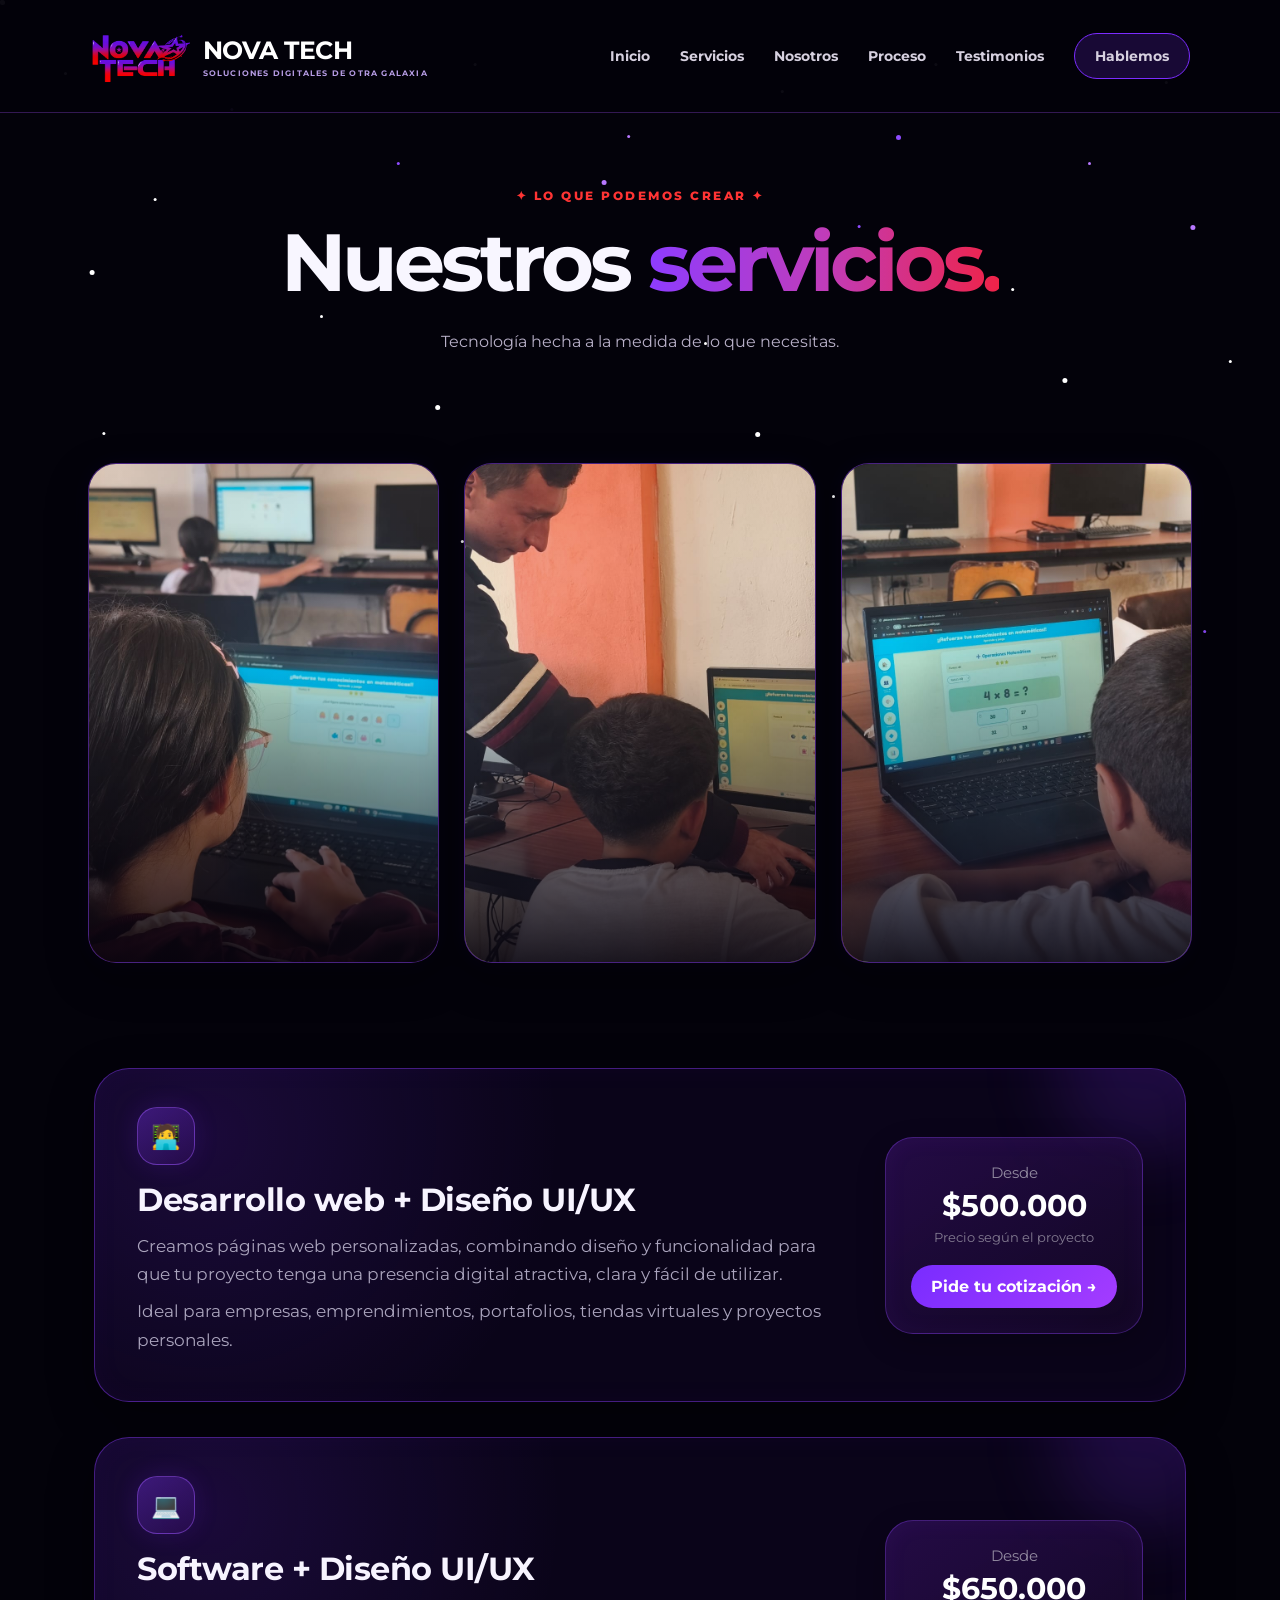
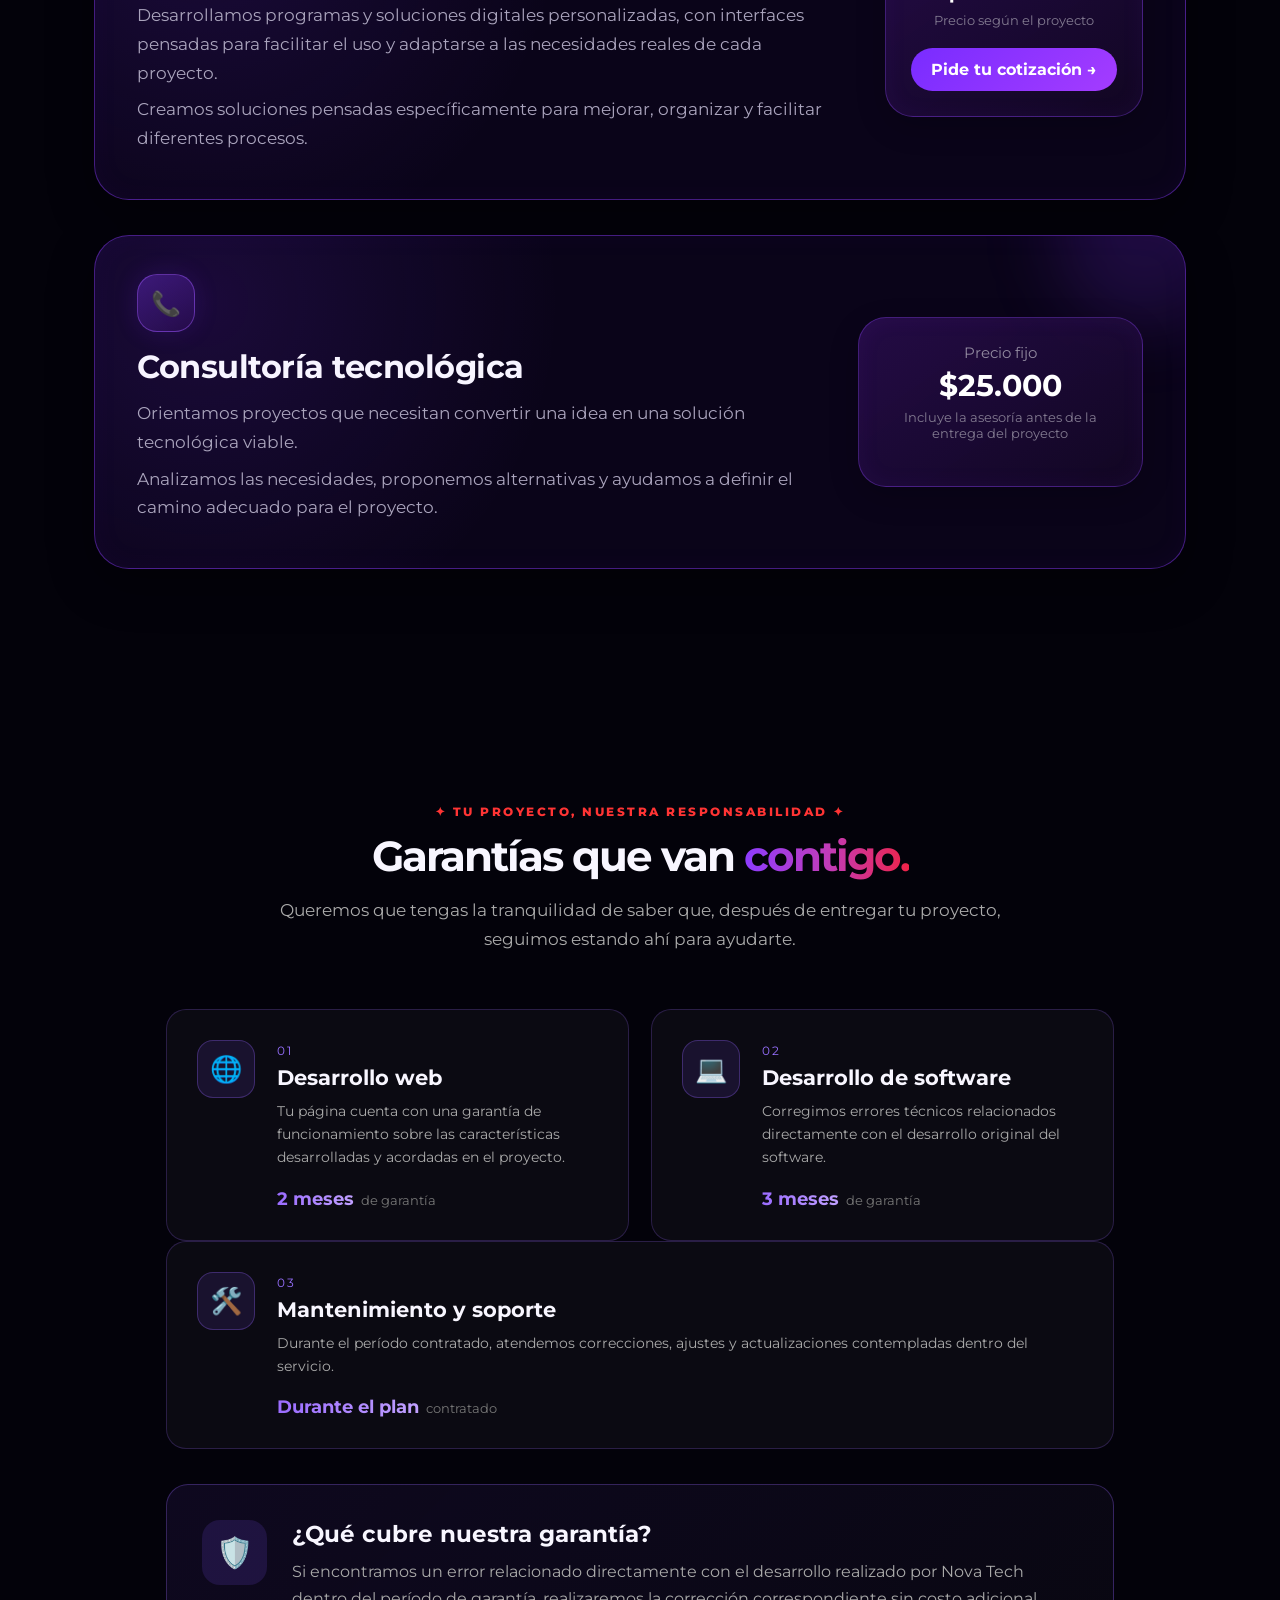
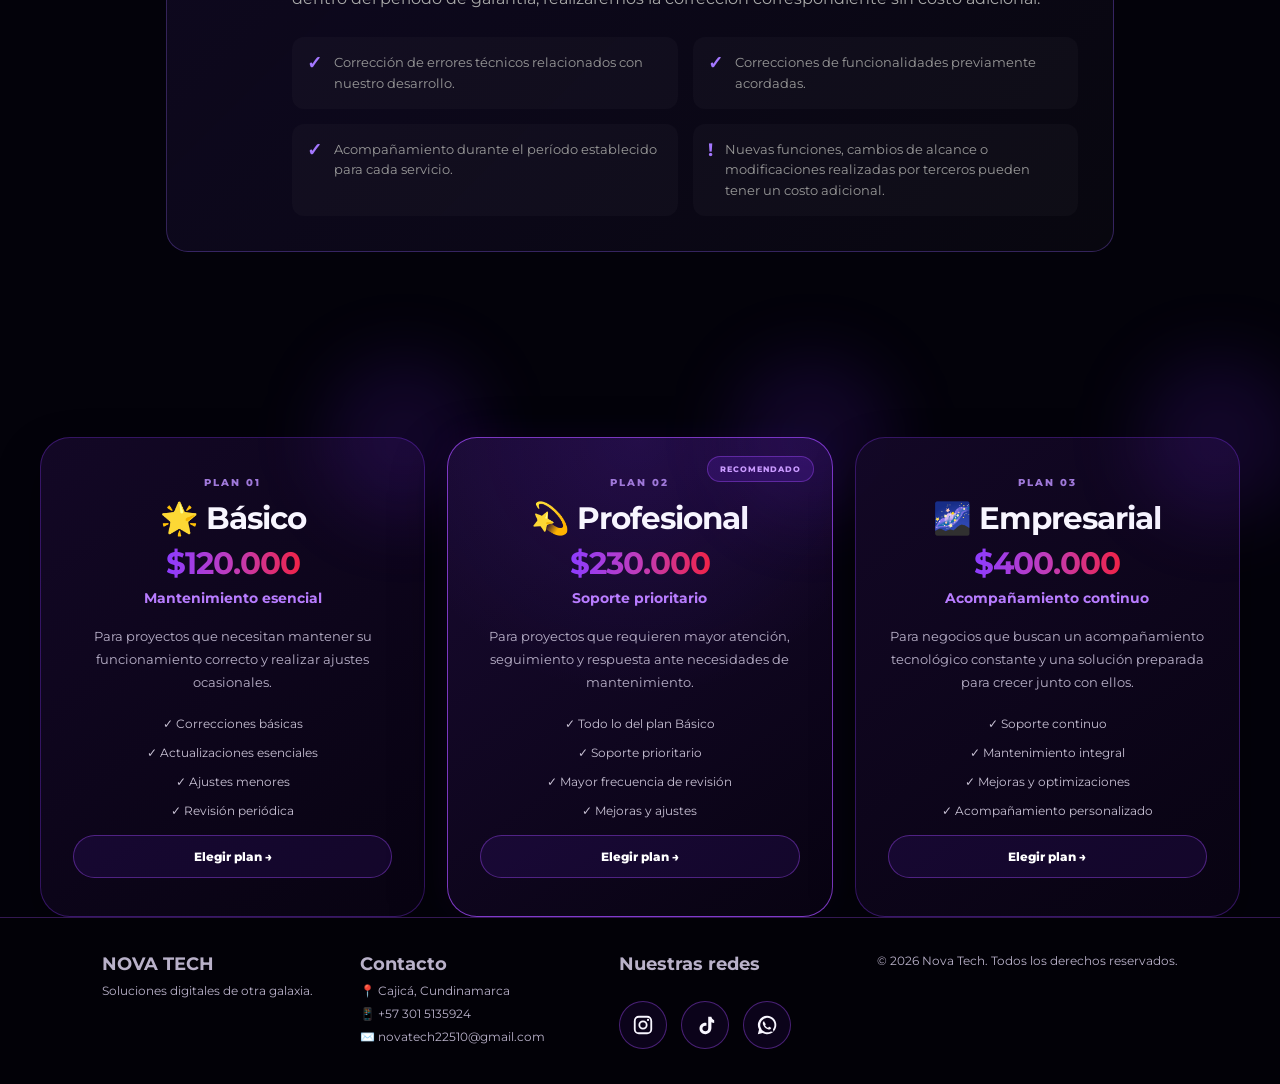
<file: servicios.html>
<!DOCTYPE html>
<html lang="es">
<head>
<meta charset="UTF-8">
<meta name="viewport" content="width=device-width,initial-scale=1.0">
<title>Servicios | Nova Tech</title>
<link rel="stylesheet" href="style.css">
</head>
<body>

  <div class="stars"></div>

<nav class="nav">
  <a class="brand" href="index.html">
    <img src="img/logo sin fondo.png" alt="Nova Tech" class="logo-img">
    <span>
      <strong>NOVA TECH</strong>
      <small>SOLUCIONES DIGITALES DE OTRA GALAXIA</small>
    </span>
  </a>

  <!-- BOTÓN HAMBURGUESA -->
  <button class="menu-toggle" id="menuToggle" aria-label="Abrir menú">
    <span></span>
    <span></span>
    <span></span>
  </button>

  <!-- MENÚ -->
  <div class="navlinks" id="navLinks">
    <a href="index.html">Inicio</a>
    <a href="servicios.html">Servicios</a>
    <a href="nosotros.html">Nosotros</a>
    <a href="proceso.html">Proceso</a>
    <a href="testimonios.html">Testimonios</a>
    <a class="contact" href="contacto.html">Hablemos</a>
  </div>
</nav>


<div class="page-hero">
  <div>
    <div class="eyebrow">✦ LO QUE PODEMOS CREAR ✦</div>
    <h1>Nuestros <span class="gradient">servicios.</span></h1>
    <p class="lead">Tecnología hecha a la medida de lo que necesitas.</p>
  </div>
</div>

<section class="service-gallery">
    <div class="gallery-card">
        <img src="img/foto 1.jpeg" alt="Desarrollo web">
        <div class="gallery-overlay"> </div>
    </div>

    <div class="gallery-card">
        <img src="img/foto 2.jpeg" alt="Software personalizado">
        <div class="gallery-overlay"></div>
    </div>

    <div class="gallery-card">
        <img src="img/foto 3.jpeg" alt="Diseño UI/UX">
        <div class="gallery-overlay"></div>
    </div>
</section>

  <section class="services-list">

  <article class="service-item">
    <div class="service-info">
    <div class="service-icon">🧑‍💻</div>
      <h2>Desarrollo web + Diseño UI/UX</h2>
    <p>
    Creamos páginas web personalizadas, combinando
    diseño y funcionalidad para que tu proyecto tenga
    una presencia digital atractiva, clara y fácil de utilizar.
    </p>
    <p>
      Ideal para empresas, emprendimientos, portafolios, tiendas
      virtuales y proyectos personales.
    </p>
  </div>
  <div class="service-price">
      <span>Desde</span>
      <strong>$500.000</strong>
      <small>Precio según el proyecto</small>
    <a href="contacto.html" class="service-btn">
                Pide tu cotización →
            </a>
        </div>
    </article>
    <article class="service-item">
        <div class="service-info">
            <div class="service-icon">💻</div>
            <h2>Software + Diseño UI/UX</h2>
            <p>
            Desarrollamos programas y soluciones digitales
            personalizadas, con interfaces pensadas para
            facilitar el uso y adaptarse a las necesidades reales
            de cada proyecto.
            </p>
            <p>
                Creamos soluciones pensadas específicamente para mejorar,
                organizar y facilitar diferentes procesos.
            </p>
        </div>

        <div class="service-price">
            <span>Desde</span>
            <strong>$650.000</strong>
            <small>Precio según el proyecto</small>

            <a href="contacto.html" class="service-btn">
                Pide tu cotización →
            </a>
        </div>
    </article>

    <article class="service-item">
        <div class="service-info">
            <div class="service-icon">📞</div>

            <h2>Consultoría tecnológica</h2>

            <p>
                Orientamos proyectos que necesitan convertir una idea
                en una solución tecnológica viable.
            </p>

            <p>
                Analizamos las necesidades, proponemos alternativas
                y ayudamos a definir el camino adecuado para el proyecto.
            </p>
        </div>

        <div class="service-price">
            <span>Precio fijo</span>
            <strong>$25.000</strong>
            <small>Incluye la asesoría antes de la entrega del proyecto</small>

        </div>
    </article>
</section>


<!-- =========================
     GARANTÍAS NOVA TECH
========================== -->

<section class="guarantees-section">

    <div class="guarantees-header">
        <span class="eyebrow">✦ TU PROYECTO, NUESTRA RESPONSABILIDAD ✦</span>

        <h2>
            Garantías que van
            <span class="gradient">contigo.</span>
        </h2>

        <p>
            Queremos que tengas la tranquilidad de saber que,
            después de entregar tu proyecto, seguimos estando
            ahí para ayudarte.
        </p>
    </div>


    <div class="guarantees-grid">

        <!-- DESARROLLO WEB -->

        <article class="guarantee-card">

            <div class="guarantee-icon">
                🌐
            </div>

            <div class="guarantee-content">

                <span class="guarantee-number">
                    01
                </span>

                <h3>
                    Desarrollo web
                </h3>

                <p>
                    Tu página cuenta con una garantía de
                    funcionamiento sobre las características
                    desarrolladas y acordadas en el proyecto.
                </p>

                <div class="guarantee-time">
                    <strong>2 meses</strong>
                    <span>de garantía</span>
                </div>

            </div>

        </article>


        <!-- SOFTWARE -->

        <article class="guarantee-card">

            <div class="guarantee-icon">
                💻
            </div>

            <div class="guarantee-content">

                <span class="guarantee-number">
                    02
                </span>

                <h3>
                    Desarrollo de software
                </h3>

                <p>
                    Corregimos errores técnicos relacionados
                    directamente con el desarrollo original
                    del software.
                </p>

                <div class="guarantee-time">
                    <strong>3 meses</strong>
                    <span>de garantía</span>
                </div>

            </div>

        </article>

    </div>

        </article>


        <!-- MANTENIMIENTO -->

        <article class="guarantee-card">

            <div class="guarantee-icon">
                🛠️
            </div>

            <div class="guarantee-content">

                <span class="guarantee-number">
                    03
                </span>

                <h3>
                    Mantenimiento y soporte
                </h3>

                <p>
                    Durante el período contratado, atendemos
                    correcciones, ajustes y actualizaciones
                    contempladas dentro del servicio.
                </p>

                <div class="guarantee-time">
                    <strong>Durante el plan</strong>
                    <span>contratado</span>
                </div>

            </div>

        </article>

    </div>


    <!-- GARANTÍA GENERAL -->

    <div class="guarantee-policy">

        <div class="policy-icon">
            🛡️
        </div>

        <div class="policy-content">

            <h3>
                ¿Qué cubre nuestra garantía?
            </h3>

            <p>
                Si encontramos un error relacionado directamente
                con el desarrollo realizado por Nova Tech dentro
                del período de garantía, realizaremos la corrección
                correspondiente sin costo adicional.
            </p>

            <div class="policy-columns">

                <div class="policy-item">
                    <span>✓</span>
                    <p>
                        Corrección de errores técnicos
                        relacionados con nuestro desarrollo.
                    </p>
                </div>

                <div class="policy-item">
                    <span>✓</span>
                    <p>
                        Correcciones de funcionalidades
                        previamente acordadas.
                    </p>
                </div>

                <div class="policy-item">
                    <span>✓</span>
                    <p>
                        Acompañamiento durante el período
                        establecido para cada servicio.
                    </p>
                </div>

                <div class="policy-item">
                    <span>!</span>
                    <p>
                        Nuevas funciones, cambios de alcance
                        o modificaciones realizadas por terceros
                        pueden tener un costo adicional.
                    </p>
                </div>

            </div>

        </div>

    </div>

</section>

<div class="support-plans">
<!-- BÁSICO -->

    <article class="support-card basic">


      <span class="support-label">
        PLAN 01
      </span>

      <h3>
        🌟 Básico
      </h3>
      <h3> <span class="gradient">
        $120.000
      </span>
      </h3>

      <h4>
        Mantenimiento esencial
      </h4>

      <p>
        Para proyectos que necesitan mantener su
        funcionamiento correcto y realizar ajustes
        ocasionales.
      </p>

      <ul>

        <li>✓ Correcciones básicas</li>

        <li>✓ Actualizaciones esenciales</li>

        <li>✓ Ajustes menores</li>

        <li>✓ Revisión periódica</li>

      </ul>

      <a href="contacto.html" class="support-btn">
        Elegir plan →
      </a>

    </article>


    <!-- PROFESIONAL -->

    <article class="support-card professional">

      <div class="popular-badge">
        RECOMENDADO
      </div>

      <span class="support-label">
        PLAN 02
      </span>

      <h3>
        💫 Profesional
      </h3>

      <h3> <span class="gradient">
        $230.000
      </span>
      </h3>

      <h4>
        Soporte prioritario
      </h4>

      <p>
        Para proyectos que requieren mayor atención,
        seguimiento y respuesta ante necesidades
        de mantenimiento.
      </p>

      <ul>

        <li>✓ Todo lo del plan Básico</li>

        <li>✓ Soporte prioritario</li>

        <li>✓ Mayor frecuencia de revisión</li>

        <li>✓ Mejoras y ajustes</li>

      </ul>

      <a href="contacto.html" class="support-btn">
        Elegir plan →
      </a>

    </article>


    <!-- EMPRESARIAL -->

    <article class="support-card enterprise">


      <span class="support-label">
        PLAN 03
      </span>

      <h3>
        🌌 Empresarial
      </h3>

      <h3> <span class="gradient">
        $400.000
      </span>
      </h3>

      <h4>
        Acompañamiento continuo
      </h4>

      <p>
        Para negocios que buscan un acompañamiento
        tecnológico constante y una solución preparada
        para crecer junto con ellos.
      </p>

      <ul>

        <li>✓ Soporte continuo</li>

        <li>✓ Mantenimiento integral</li>

        <li>✓ Mejoras y optimizaciones</li>

        <li>✓ Acompañamiento personalizado</li>

      </ul>

      <a href="contacto.html" class="support-btn">
        Elegir plan →
      </a>

    </article>

  </div>

</section>


<!-- =========================
     FOOTER
========================== -->
<footer class="footer">

        <!-- Columna 1: Marca y Eslogan -->
        <div class="footer-col">
            <h3>NOVA TECH</h3>
            <p>Soluciones digitales de otra galaxia.</p>
        </div>

        <!-- Columna 2: Contacto -->
        <div class="footer-col">
            <h3>Contacto</h3>
            <p>📍 Cajicá, Cundinamarca</p>
            <p>📱 +57 301 5135924</p>
            <p>✉️ novatech22510@gmail.com</p>
        </div>

        <!-- Columna 3: Redes Sociales -->
        <div class="footer-col">
            <h3>Nuestras redes</h3>
            <div class="social-links">
                <a href="https://www.instagram.com/novatech.cda/"
                   target="_blank"
                   rel="noopener noreferrer"
                   aria-label="Instagram">
                    <svg viewBox="0 0 24 24" aria-hidden="true">
                        <path d="M7.5 2h9A5.5 5.5 0 0 1 22 7.5v9a5.5 5.5 0 0 1-5.5 5.5h-9A5.5 5.5 0 0 1 2 16.5v-9A5.5 5.5 0 0 1 7.5 2zm0 2A3.5 3.5 0 0 0 4 7.5v9A3.5 3.5 0 0 0 7.5 20h9a3.5 3.5 0 0 0 3.5-3.5v-9A3.5 3.5 0 0 0 16.5 4h-9z"/>
                        <path d="M12 7a5 5 0 1 0 0 10 5 5 0 0 0 0-10zm0 2a3 3 0 1 1 0 6 3 3 0 0 1 0-6z"/>
                        <circle cx="17.5" cy="6.5" r="1.2"/>
                    </svg>
                </a>

                <a href="https://www.tiktok.com/@novatech.cda?_r=1&_t=ZS-99UlPX5VIzC"
                   target="_blank"
                   rel="noopener noreferrer"
                   aria-label="TikTok">
                    <svg viewBox="0 0 24 24" aria-hidden="true">
                        <path d="M16 3h3c.2 1.7 1.2 3.1 3 3.7v3.1c-1.1 0-2.1-.3-3-.8v6.1c0 4.1-2.7 6.9-6.6 6.9-3.6 0-6.4-2.7-6.4-6.2 0-3.5 2.8-6.2 6.4-6.2.4 0 .8 0 1.2.1v3.2c-.4-.1-.8-.2-1.2-.2-1.8 0-3.2 1.3-3.2 3.1s1.4 3 3.2 3c1.9 0 3.1-1.3 3.1-3.3V3h.5z"/>
                    </svg>
                </a>

                <a href="https://wa.me/573015135924"
                   target="_blank"
                   rel="noopener noreferrer"
                   aria-label="WhatsApp">
                    <svg viewBox="0 0 24 24" aria-hidden="true">
                        <path d="M12 2a10 10 0 0 0-8.7 14.9L2 22l5.2-1.3A10 10 0 1 0 12 2zm0 2a8 8 0 0 1 6.9 12.1l-.4.7.7 2.9-2.9-.7-.7.4A8 8 0 1 1 12 4zm-3.1 3.8c-.2 0-.5.1-.7.4-.2.3-.8.8-.8 2 0 1.2.8 2.3.9 2.5.1.2 1.6 2.6 3.9 3.6 1.9.8 2.3.7 2.7.6.4 0 1.3-.5 1.5-1 .2-.5.2-.9.1-1-.1-.1-.3-.2-.6-.3l-1.3-.6c-.3-.1-.5-.1-.7.2l-.5.7c-.1.2-.3.2-.6.1-.3-.1-1-.4-1.7-1-.6-.5-1-1.2-1.1-1.4-.1-.2 0-.3.1-.5l.4-.5c.1-.2.1-.3 0-.5l-.6-1.4c-.2-.4-.4-.5-.7-.5z"/>
                    </svg>
                </a>
            </div>
        </div>
    </div>

    <div class="footer-bottom">
        <span>© 2026 Nova Tech. Todos los derechos reservados.</span>
    </div>
</footer>

<script>
document.addEventListener("DOMContentLoaded", function () {
    const menuToggle = document.getElementById("menuToggle");
    const navLinks = document.getElementById("navLinks");
    if (!menuToggle || !navLinks) return;
    menuToggle.addEventListener("click", function () {
        menuToggle.classList.toggle("active");
        navLinks.classList.toggle("active");
    });
    navLinks.querySelectorAll("a").forEach(function (link) {
        link.addEventListener("click", function () {
            menuToggle.classList.remove("active");
            navLinks.classList.remove("active");
        });
    });
    document.addEventListener("click", function (event) {
        const clickedInsideMenu = navLinks.contains(event.target);
        const clickedButton = menuToggle.contains(event.target);
        if (!clickedInsideMenu && !clickedButton) {
            menuToggle.classList.remove("active");
            navLinks.classList.remove("active");
        }
    });
});
</script>

</body>
</html>
</file>
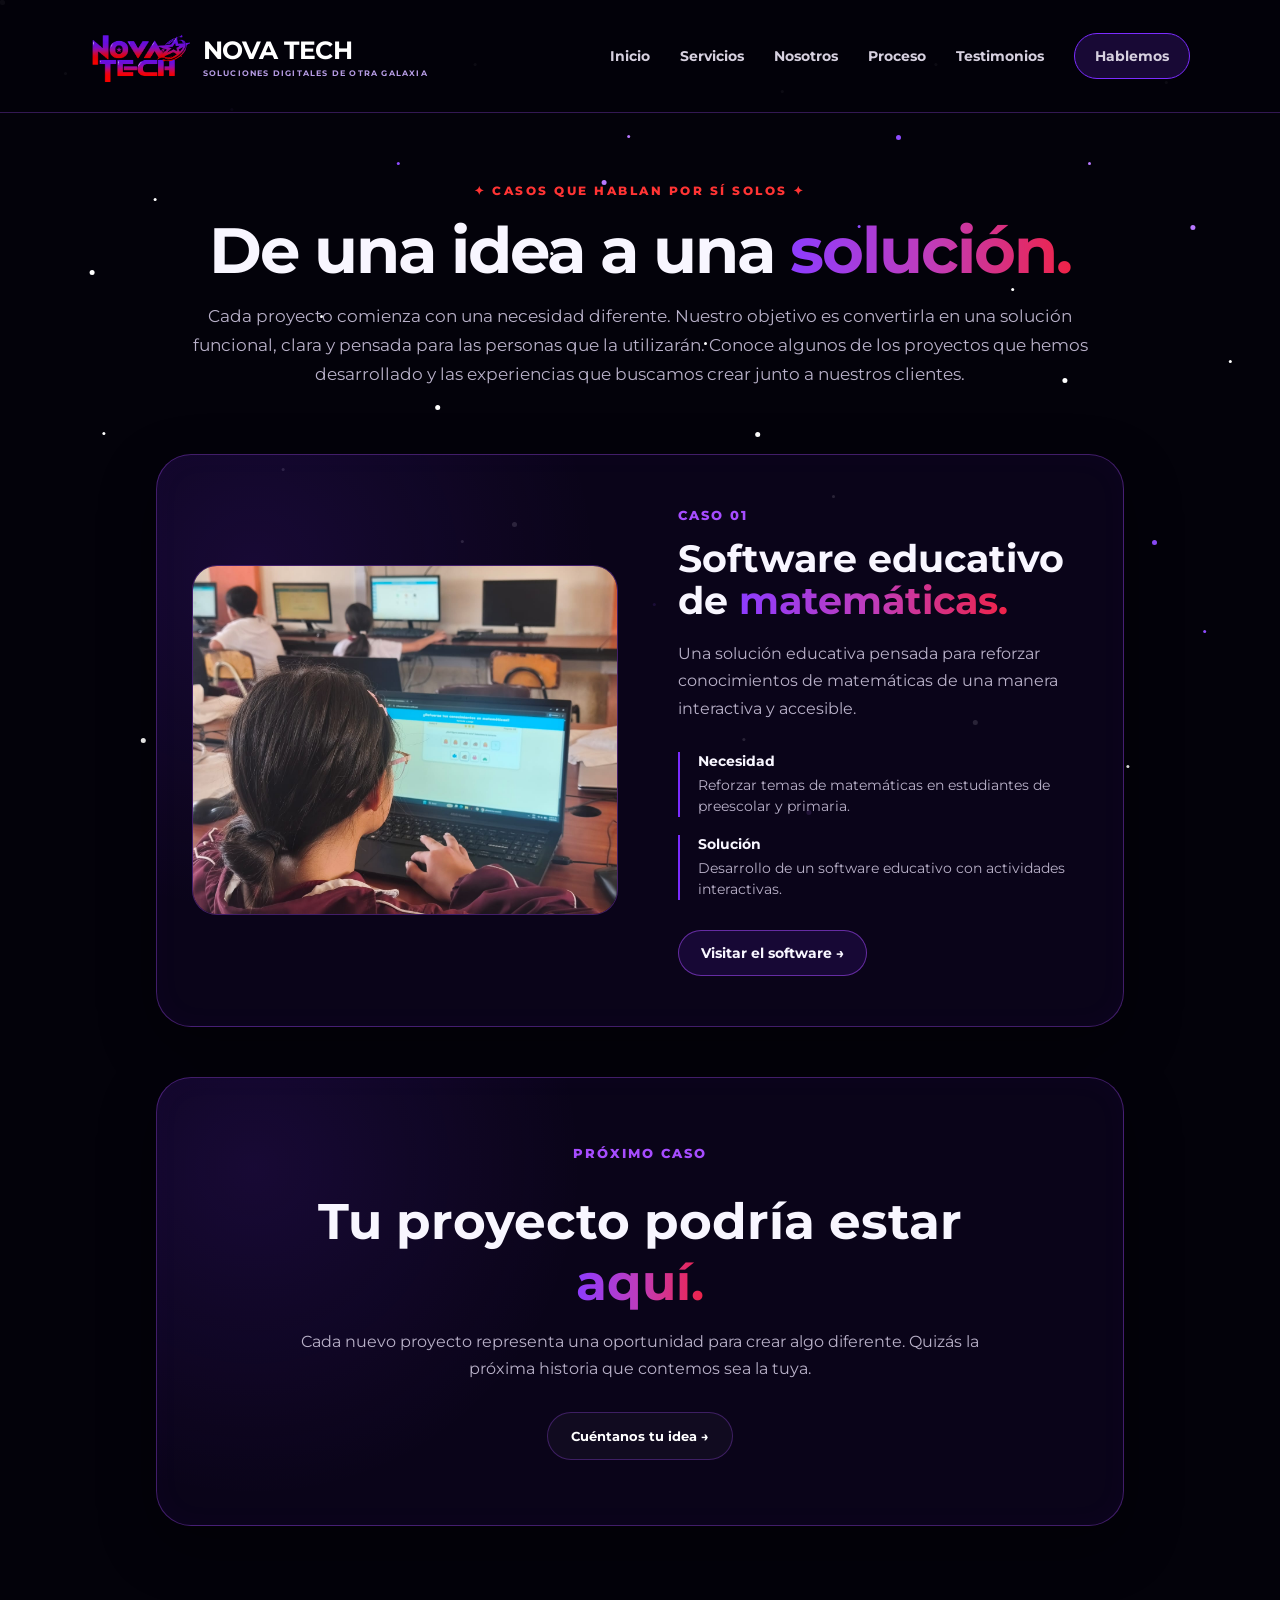
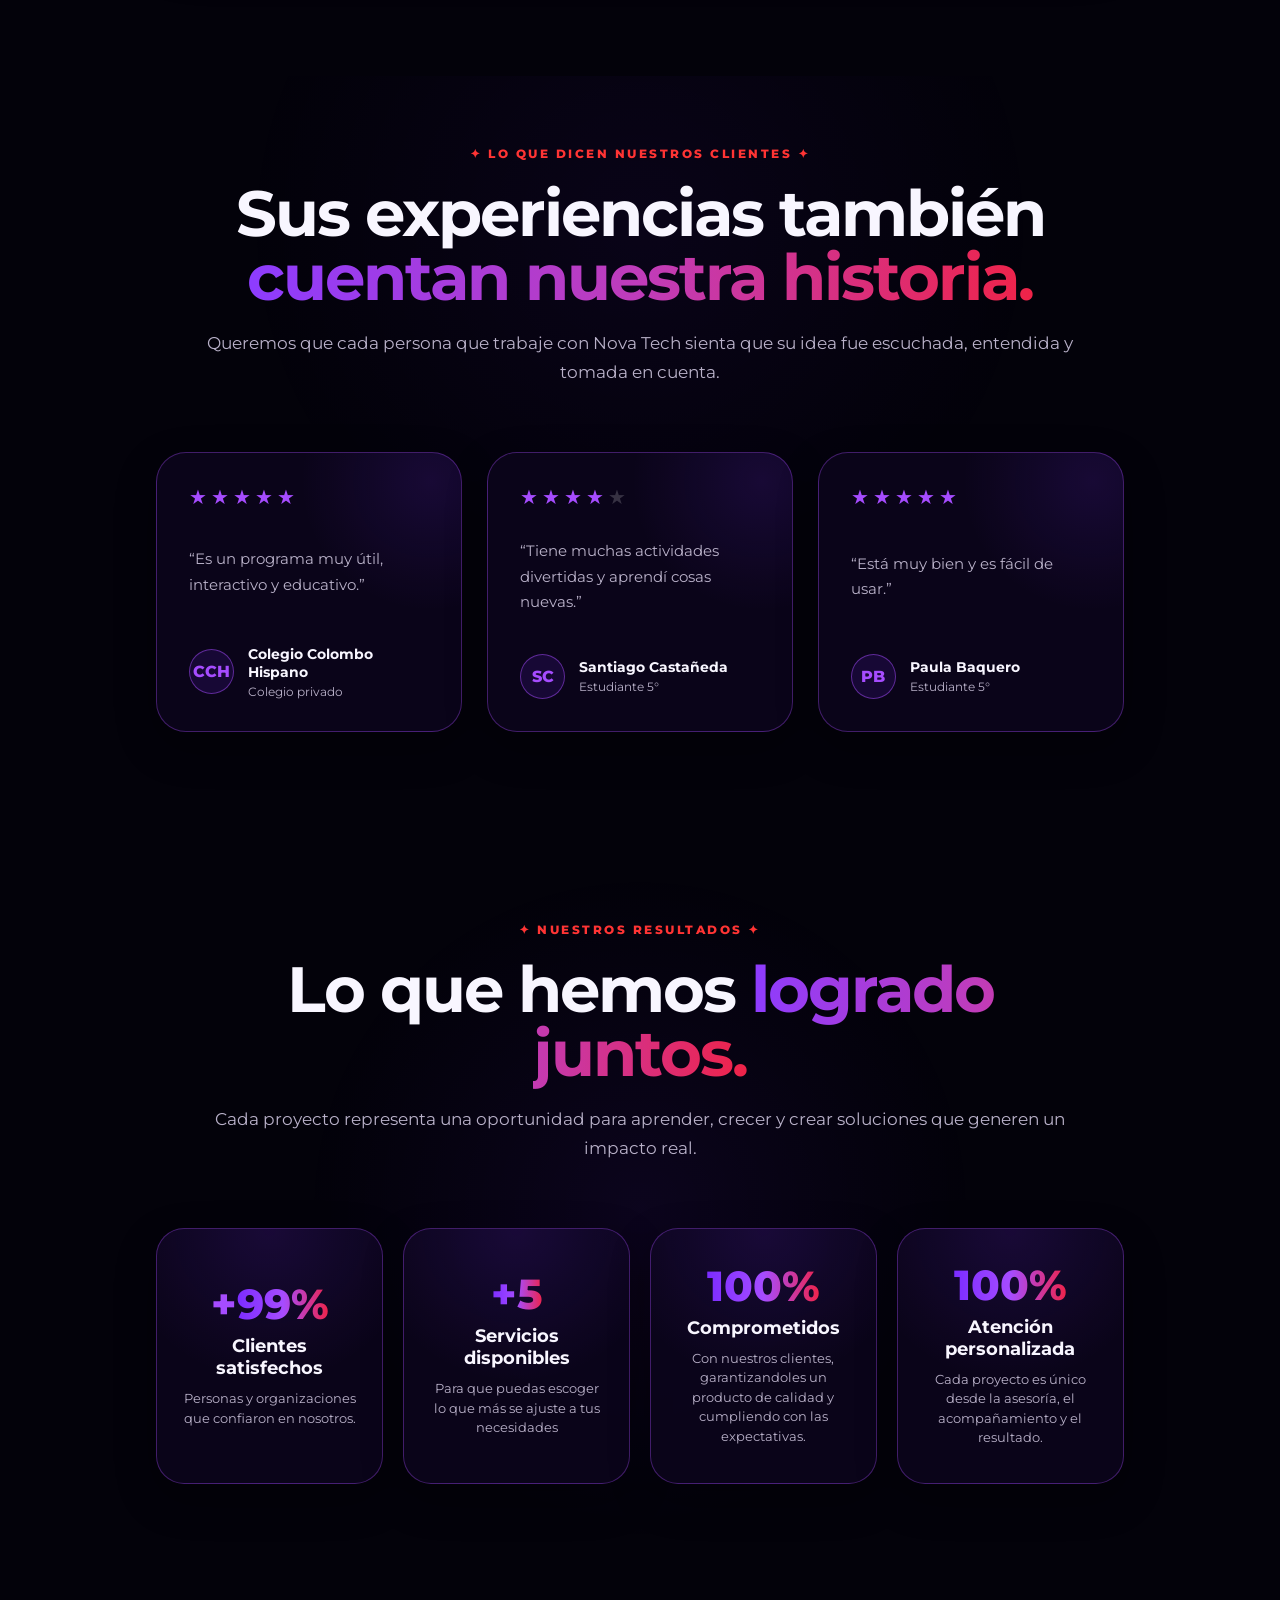
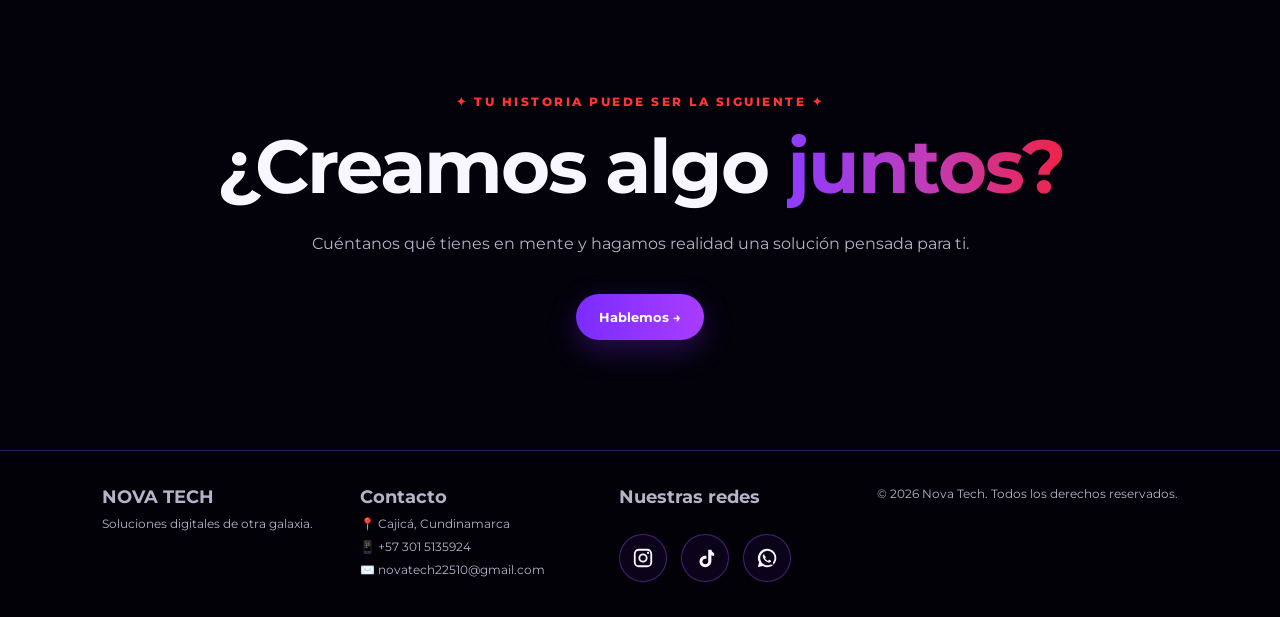
<file: testimonios.html>
<!DOCTYPE html>
<html lang="es">
<head>
<meta charset="UTF-8">
<meta name="viewport" content="width=device-width,initial-scale=1.0">
<title>Testimonios | Nova Tech</title>
<link rel="stylesheet" href="style.css">
</head>
<body>

  <div class="stars"></div>

<nav class="nav">
  <a class="brand" href="index.html">
    <img src="img/logo sin fondo.png" alt="Nova Tech" class="logo-img">
    <span>
      <strong>NOVA TECH</strong>
      <small>SOLUCIONES DIGITALES DE OTRA GALAXIA</small>
    </span>
  </a>

  <!-- BOTÓN HAMBURGUESA -->
  <button class="menu-toggle" id="menuToggle" aria-label="Abrir menú">
    <span></span>
    <span></span>
    <span></span>
  </button>

  <!-- MENÚ -->
  <div class="navlinks" id="navLinks">
    <a href="index.html">Inicio</a>
    <a href="servicios.html">Servicios</a>
    <a href="nosotros.html">Nosotros</a>
    <a href="proceso.html">Proceso</a>
    <a href="testimonios.html">Testimonios</a>
    <a class="contact" href="contacto.html">Hablemos</a>
  </div>
</nav>

<section class="testimonials-cases">
        <div class="section-head">
          <div class="eyebrow">
    ✦ CASOS QUE HABLAN POR SÍ SOLOS ✦
  </div>
            <h2>
                De una idea a una
                <span class="gradient">
                    solución.
                </span>
            </h2>
            <p>
                Cada proyecto comienza con una necesidad diferente.
                Nuestro objetivo es convertirla en una solución funcional,
                clara y pensada para las personas que la utilizarán. Conoce algunos 
                de los proyectos que hemos desarrollado y las experiencias que 
                buscamos crear junto a nuestros clientes.
            </p>

        </div>

        <!-- =========================
             CASO DE ÉXITO 01
        ========================== -->

  <article class="success-case">
      <div class="case-image">
        <img src="img/foto 1.jpeg" alt="Software educativo de matemáticas">
      </div>

      <div class="case-content">
          <span class="case-number"> CASO 01 </span>

            <h3>
              Software educativo de
              <span class="gradient"> matemáticas. </span>
            </h3>

                <p>
                    Una solución educativa pensada para reforzar
                    conocimientos de matemáticas de una manera
                    interactiva y accesible.
                </p>


                <div class="case-details">
                    <div>

                        <strong>
                            Necesidad
                        </strong>

                        <span>
                            Reforzar temas de matemáticas
                            en estudiantes de preescolar y primaria.
                        </span>

                    </div>


                    <div>

                        <strong>
                            Solución
                        </strong>

                        <span>
                            Desarrollo de un software educativo
                            con actividades interactivas.
                        </span>

                    </div>

                </div>


<a
    href="https://novatech22510.github.io/matimundo/#home"
    target="_blank"
    rel="noopener noreferrer"
    class="case-button">
    Visitar el software →
</a>

            </div>

        </article>


        <!-- =========================
             PRÓXIMO CASO
        ========================== -->

        <article class="success-case case-placeholder">

            <div class="case-placeholder-content">

                <span class="case-number">
                    PRÓXIMO CASO
                </span>

                <h3>
                    Tu proyecto podría estar
                    <span class="gradient">
                        aquí.
                    </span>
                </h3>

                <p>
                    Cada nuevo proyecto representa una oportunidad
                    para crear algo diferente. Quizás la próxima
                    historia que contemos sea la tuya.
                </p>

                <a href="contacto.html" class="btn secondary">
                    Cuéntanos tu idea →
                </a>

            </div>

        </article>

    </section>


    <!-- =========================
         TESTIMONIOS
    ========================== -->

<section class="client-testimonials">
<div class="section-head">
  <div class="eyebrow">
    ✦ LO QUE DICEN NUESTROS CLIENTES ✦
  </div>
      <h2>
        Sus experiencias también
        <span class="gradient">
        cuentan nuestra historia.
        </span>
      </h2>
            <p>
                Queremos que cada persona que trabaje con Nova Tech
                sienta que su idea fue escuchada, entendida y tomada
                en cuenta.
            </p>
</div>
<div class="testimonial-grid"> <!-- TESTIMONIO 01 -->

  <article class="testimonial-card">
    <div class="testimonial-stars" aria-label="5 de 5 estrellas">
      <span class="star active">★</span>
      <span class="star active">★</span>
      <span class="star active">★</span>
      <span class="star active">★</span>
      <span class="star active">★</span>
    </div>

    <p class="testimonial-text">
      “Es un programa muy útil, interactivo y educativo.”
    </p>

<div class="testimonial-author">
    <div class="author-avatar">              
      CCH
    </div>

    <div>
        <strong>Colegio Colombo Hispano</strong>
        <span>Colegio privado</span>
    </div>

</div>
</article>

<!-- TESTIMONIO 02 -->

<article class="testimonial-card">
  <div class="testimonial-stars" aria-label="4 de 5 estrellas">
    <span class="star active">★</span>
    <span class="star active">★</span>
    <span class="star active">★</span>
    <span class="star active">★</span>
    <span class="star">★</span>
        </div> 

                <p class="testimonial-text">
                    “Tiene muchas actividades divertidas y aprendí cosas nuevas.”
                </p>

                <div class="testimonial-author">
                    <div class="author-avatar">
                    SC
                    </div>
                    <div>
                      <strong>Santiago Castañeda</strong>
                      <span>Estudiante 5°</span>
                    </div>
                </div>
            </article>


            <!-- TESTIMONIO 03 -->

            <article class="testimonial-card">

        <div class="testimonial-stars" aria-label="5 de 5 estrellas">
    <span class="star active">★</span>
    <span class="star active">★</span>
    <span class="star active">★</span>
    <span class="star active">★</span>
    <span class="star active">★</span>
        </div>

                <p class="testimonial-text">
                    “Está muy bien y es fácil de usar.”
                </p>

                <div class="testimonial-author">
                    <div class="author-avatar">
                    PB
                    </div>
                    <div>
                        <strong>Paula Baquero</strong>
                        <span>Estudiante 5°</span>
                    </div>
  </div>
</article>
</div>
</section>

<!-- =========================
     RESULTADOS
========================== -->

<section class="results-section">

    <div class="section-head">

        <div class="eyebrow">
            ✦ NUESTROS RESULTADOS ✦
        </div>

        <h2>
            Lo que hemos
            <span class="gradient">
                logrado juntos.
            </span>
        </h2>

        <p>
            Cada proyecto representa una oportunidad para aprender,
            crecer y crear soluciones que generen un impacto real.
        </p>

    </div>


    <div class="results-grid">

        <article class="result-card result-centered">
            <span class="result-number">
                +<span class="result-value">99%</span>
            </span>

            <h3>
                Clientes satisfechos
            </h3>

            <p>
                Personas y organizaciones que confiaron en nosotros.
            </p>
        </article>


        <article class="result-card result-centered">
            <span class="result-number">
                <span class="result-value">+5</span>
            </span>

            <h3>
                Servicios disponibles
            </h3>

            <p>Para que puedas escoger lo que más se ajuste a tus necesidades</p>
        </article>


        <article class="result-card result-centered">
            <span class="result-number">
                <span class="result-value">100%</span>
            </span>

            <h3>
                Comprometidos
            </h3>

            <p>
                Con nuestros clientes, garantizandoles un producto de calidad y cumpliendo con las expectativas.
            </p>
        </article>


        <article class="result-card result-centered">
            <span class="result-number">
                <span class="result-value">100%</span>
            </span>

            <h3>
                Atención personalizada
            </h3>

            <p>
              Cada proyecto es único desde la asesoría, el acompañamiento y el resultado.
            </p>
        </article>

    </div>

</section>


    <!-- =========================
         CTA FINAL
    ========================== -->

  <section class="testimonials-cta">
        <div class="eyebrow">
            ✦ TU HISTORIA PUEDE SER LA SIGUIENTE ✦
        </div>
        <h2>
            ¿Creamos algo
            <span class="gradient">
                juntos?
            </span>
        </h2>
        <p class="lead">
            Cuéntanos qué tienes en mente y hagamos realidad
            una solución pensada para ti.
        </p>
        <a href="contacto.html" class="btn primary">
            Hablemos →
        </a>
    </section>

  <!-- =========================
     FOOTER
========================== -->
<footer class="footer">

        <!-- Columna 1: Marca y Eslogan -->
        <div class="footer-col">
            <h3>NOVA TECH</h3>
            <p>Soluciones digitales de otra galaxia.</p>
        </div>

        <!-- Columna 2: Contacto -->
        <div class="footer-col">
            <h3>Contacto</h3>
            <p>📍 Cajicá, Cundinamarca</p>
            <p>📱 +57 301 5135924</p>
            <p>✉️ novatech22510@gmail.com</p>
        </div>

        <!-- Columna 3: Redes Sociales -->
        <div class="footer-col">
            <h3>Nuestras redes</h3>
            <div class="social-links">
                <a href="https://www.instagram.com/novatech.cda/"
                   target="_blank"
                   rel="noopener noreferrer"
                   aria-label="Instagram">
                    <svg viewBox="0 0 24 24" aria-hidden="true">
                        <path d="M7.5 2h9A5.5 5.5 0 0 1 22 7.5v9a5.5 5.5 0 0 1-5.5 5.5h-9A5.5 5.5 0 0 1 2 16.5v-9A5.5 5.5 0 0 1 7.5 2zm0 2A3.5 3.5 0 0 0 4 7.5v9A3.5 3.5 0 0 0 7.5 20h9a3.5 3.5 0 0 0 3.5-3.5v-9A3.5 3.5 0 0 0 16.5 4h-9z"/>
                        <path d="M12 7a5 5 0 1 0 0 10 5 5 0 0 0 0-10zm0 2a3 3 0 1 1 0 6 3 3 0 0 1 0-6z"/>
                        <circle cx="17.5" cy="6.5" r="1.2"/>
                    </svg>
                </a>

                <a href="https://www.tiktok.com/@novatech.cda?_r=1&_t=ZS-99UlPX5VIzC"
                   target="_blank"
                   rel="noopener noreferrer"
                   aria-label="TikTok">
                    <svg viewBox="0 0 24 24" aria-hidden="true">
                        <path d="M16 3h3c.2 1.7 1.2 3.1 3 3.7v3.1c-1.1 0-2.1-.3-3-.8v6.1c0 4.1-2.7 6.9-6.6 6.9-3.6 0-6.4-2.7-6.4-6.2 0-3.5 2.8-6.2 6.4-6.2.4 0 .8 0 1.2.1v3.2c-.4-.1-.8-.2-1.2-.2-1.8 0-3.2 1.3-3.2 3.1s1.4 3 3.2 3c1.9 0 3.1-1.3 3.1-3.3V3h.5z"/>
                    </svg>
                </a>

                <a href="https://wa.me/573015135924"
                   target="_blank"
                   rel="noopener noreferrer"
                   aria-label="WhatsApp">
                    <svg viewBox="0 0 24 24" aria-hidden="true">
                        <path d="M12 2a10 10 0 0 0-8.7 14.9L2 22l5.2-1.3A10 10 0 1 0 12 2zm0 2a8 8 0 0 1 6.9 12.1l-.4.7.7 2.9-2.9-.7-.7.4A8 8 0 1 1 12 4zm-3.1 3.8c-.2 0-.5.1-.7.4-.2.3-.8.8-.8 2 0 1.2.8 2.3.9 2.5.1.2 1.6 2.6 3.9 3.6 1.9.8 2.3.7 2.7.6.4 0 1.3-.5 1.5-1 .2-.5.2-.9.1-1-.1-.1-.3-.2-.6-.3l-1.3-.6c-.3-.1-.5-.1-.7.2l-.5.7c-.1.2-.3.2-.6.1-.3-.1-1-.4-1.7-1-.6-.5-1-1.2-1.1-1.4-.1-.2 0-.3.1-.5l.4-.5c.1-.2.1-.3 0-.5l-.6-1.4c-.2-.4-.4-.5-.7-.5z"/>
                    </svg>
                </a>
            </div>
        </div>
    </div>

    <div class="footer-bottom">
        <span>© 2026 Nova Tech. Todos los derechos reservados.</span>
    </div>
</footer>

<script>
document.addEventListener("DOMContentLoaded", function () {
    const menuToggle = document.getElementById("menuToggle");
    const navLinks = document.getElementById("navLinks");
    if (!menuToggle || !navLinks) return;
    menuToggle.addEventListener("click", function () {
        menuToggle.classList.toggle("active");
        navLinks.classList.toggle("active");
    });
    navLinks.querySelectorAll("a").forEach(function (link) {
        link.addEventListener("click", function () {
            menuToggle.classList.remove("active");
            navLinks.classList.remove("active");
        });
    });
    document.addEventListener("click", function (event) {
        const clickedInsideMenu = navLinks.contains(event.target);
        const clickedButton = menuToggle.contains(event.target);
        if (!clickedInsideMenu && !clickedButton) {
            menuToggle.classList.remove("active");
            navLinks.classList.remove("active");
        }
    });
});
</script>

</body>
</html>
</file>
<file: style.css>
@import url('https://fonts.googleapis.com/css2?family=Montserrat:wght@400;500;600;700;800&display=swap');

:root{
  --bg:#03020a;
  --bg2:#07030f;
  --panel:rgba(12,7,27,.88);
  --purple:#7b2cff;
  --purple2:#a64cff;
  --pink:#c21878;
  --red:#ef2348;
  --white:#f8f6ff;
  --muted:#b9b1c9;
  --line:rgba(166,76,255,.30);
}

*{box-sizing:border-box;margin:0;padding:0}

html{
  scroll-behavior:smooth;
  background:#03020a;
}

body{
  min-height:100vh;
  font-family:'Montserrat',sans-serif;
  color:var(--white);
  background:#03020a !important;
  overflow-x:hidden;
  position:relative;
}

/* ESTRELLAS: solo CSS, sin imágenes */
body::before,
body::after{
  content:"";
  position:fixed;
  inset:0;
  pointer-events:none;
  z-index:-10;
  background-color:#03020a;
  background-image:
    radial-gradient(circle at 5% 12%,#fff 0 1.4px,transparent 2px),
    radial-gradient(circle at 13% 72%,#fff 0 1px,transparent 1.8px),
    radial-gradient(circle at 21% 28%,#a64cff 0 1.2px,transparent 2px),
    radial-gradient(circle at 29% 86%,#fff 0 1.1px,transparent 2px),
    radial-gradient(circle at 37% 17%,#ef2348 0 1px,transparent 2px),
    radial-gradient(circle at 46% 57%,#fff 0 1.2px,transparent 2px),
    radial-gradient(circle at 55% 9%,#a64cff 0 1.2px,transparent 2px),
    radial-gradient(circle at 64% 79%,#fff 0 1px,transparent 2px),
    radial-gradient(circle at 73% 35%,#fff 0 1.2px,transparent 2px),
    radial-gradient(circle at 82% 68%,#a64cff 0 1px,transparent 2px),
    radial-gradient(circle at 91% 18%,#fff 0 1.4px,transparent 2px),
    radial-gradient(circle at 96% 88%,#ef2348 0 1px,transparent 2px);
}

body::after{
  z-index:-9;
  opacity:.75;
  background-color:transparent;
  background-image:
    radial-gradient(circle at 9% 44%,#fff 0 1px,transparent 2px),
    radial-gradient(circle at 18% 91%,#a64cff 0 1px,transparent 2px),
    radial-gradient(circle at 32% 48%,#fff 0 1.2px,transparent 2px),
    radial-gradient(circle at 43% 76%,#ef2348 0 1px,transparent 2px),
    radial-gradient(circle at 58% 39%,#fff 0 1px,transparent 2px),
    radial-gradient(circle at 69% 93%,#a64cff 0 1px,transparent 2px),
    radial-gradient(circle at 78% 11%,#fff 0 1px,transparent 2px),
    radial-gradient(circle at 87% 51%,#a64cff 0 1.2px,transparent 2px);
}

a{text-decoration:none;color:inherit}
button,input,textarea{font:inherit}

.nav{
  position:sticky;
  top:0;
  z-index:20;
  min-height:65px;
  display:flex;
  align-items:center;
  justify-content:space-between;
  gap:30px;
  padding:6px 7%;
  border-bottom:1px solid var(--line);
  background:rgba(3,2,10,.96);
}

.brand{
  display:flex;
  align-items:center;
  gap:13px;
  text-decoration:none;
  color:white;
  min-width:260px;
}

.logo{
  width:54px;
  height:54px;
  border-radius:16px;
  display:grid;
  place-items:center;
  font-size:27px;
  font-weight:800;
  background:linear-gradient(145deg,var(--purple),var(--pink));
  box-shadow:0 0 28px rgba(123,44,255,.35);
}

/*Eslogan pequeño banner */

.brand strong{font-size:25px;letter-spacing:-.5px}
.brand small{
  display:block;
  color:#b69ce4;
  font-size:8px;
  font-weight: 700;
  letter-spacing:1.2px;
  margin-top:3px;
}

.navlinks{
  display:flex;
  gap:30px;
  align-items:center;
  flex-wrap:wrap;
  justify-content:flex-end;
}

.navlinks a{
  color:#d6d0df;
  font-size:14px;
  font-weight:700;
  transition:.2s;
}

.navlinks a:hover,
.navlinks a.active{color:#fff}

.navlinks .contact{
  padding:13px 20px;
  border:1px solid var(--purple);
  border-radius:30px;
  background:rgba(123,44,255,.18);
  display: flex;
  align-items: center;
  justify-content: center;
}

.hero{
  min-height:720px;
  display:grid;
  grid-template-columns:1.05fr .95fr;
  align-items:center;
  gap:40px;
  padding:75px 8%;
  position:relative;
  background:transparent;
}

.hero-content{max-width:680px}

.eyebrow{
  color:#ff3434;
  letter-spacing:2.5px;
  font-size:12px;
  font-weight:800;
  margin-bottom:20px;
}

h1{
  font-size:clamp(48px,6.3vw,88px);
  line-height:.98;
  letter-spacing:-4px;
  margin-bottom:25px;
}

h2{
  font-size:clamp(38px,5vw,58px);
  line-height:1.05;
  letter-spacing:-2px;
  margin-bottom:20px;
}

h3{font-size:18px}

.gradient{
  color:transparent;
  background:linear-gradient(90deg,#8d3cff,#c03cba,#ef2348);
  -webkit-background-clip:text;
  background-clip:text;
}

.lead{
  color:var(--muted);
  font-size:16px;
  line-height:1.9;
  max-width:650px;
}

.actions{
  display:flex;
  gap:14px;
  margin-top:32px;
  flex-wrap:wrap;
}

.btn{
  padding:15px 23px;
  border-radius:30px;
  text-decoration:none;
  font-weight:700;
  font-size:13px;
  display:inline-flex;
  align-items:center;
  justify-content:center;
}

/* Botón enviar un mensaje */

.btn.primary{
  background:linear-gradient(90deg,var(--purple),#a93cff);
  color:white;
  box-shadow:0 10px 30px rgba(121, 44, 255, 0.3);
}

.btn.secondary{
  border:1px solid var(--line);
  color:white;
  background:rgba(255,255,255,.03);
}

.planet-wrap{
  height:430px;
  display:grid;
  place-items:center;
  position:relative;
}

.planet{
  width:285px;
  height:285px;
  border-radius:50%;
  display:grid;
  place-items:center;
  font-size:100px;
  font-weight:800;
  position:relative;
  background:radial-gradient(circle at 32% 28%,#b975ff,#7b2cff 40%,#67147f 72%,#27052f);
  box-shadow:0 0 35px #7b2cff,0 0 90px rgba(194,24,120,.35);
}

.planet::before,
.planet::after{
  content:"";
  position:absolute;
  border-radius:50%;
  border:1px solid rgba(194,24,120,.75);
  width:440px;
  height:150px;
  transform:rotate(-20deg);
}

.planet::after{
  width:500px;
  height:185px;
  transform:rotate(24deg);
  border-color:rgba(166,76,255,.6);
}

section{
  padding:105px 8%;
  position:relative;
  background:transparent;
}

.section-head{
  text-align:center;
  max-width:600px;
  margin:0 auto 55px;
}

.section-head h2{font-size:48px}
.section-head p{color:var(--muted);line-height:1.8}

.cards{
  display:grid;
  grid-template-columns:repeat(3,1fr);
  gap:18px;
}

.card{
  border:1px solid var(--line);
  border-radius:22px;
  padding:30px;
  background:var(--panel);
  min-height:230px;
  transition:.25s;
  box-shadow:0 12px 35px rgba(0,0,0,.35);
}

.card:hover{
  transform:translateY(-5px);
  border-color:rgba(166,76,255,.65);
}

.card p{
  color:var(--muted);
  font-size:13px;
  line-height:1.8;
  margin-top:12px;
}

.card a{
  display:inline-block;
  color:#c38bff;
  font-size:12px;
  font-weight:700;
  margin-top:20px;
}

.icon{
  width:48px;
  height:48px;
  border-radius:14px;
  display:grid;
  place-items:center;
  background:rgba(123,44,255,.14);
  color:#b47aff;
  font-size:22px;
  margin-bottom:25px;
}

.split{
  display:grid;
  grid-template-columns:1fr 1fr;
  gap:70px;
  align-items:center;
}

.points{
  display:grid;
  gap:13px;
  margin-top:25px;
}

.point{
  border:1px solid var(--line);
  border-radius:16px;
  padding:17px;
  background:rgba(10,5,23,.85);
}

.point strong{display:block;font-size:14px;margin-bottom:6px}
.point span{color:var(--muted);font-size:12px;line-height:1.6}

.stats{
  display:grid;
  grid-template-columns:repeat(4,1fr);
  gap:14px;
  margin-top:50px;
}

.stat{
  padding:25px;
  border:1px solid var(--line);
  border-radius:18px;
  text-align:center;
  background:rgba(8,3,18,.85);
}

.stat b{
  font-size:32px;
  display:block;
  color:#c28aff;
}

.stat span{font-size:11px;color:var(--muted)}

.timeline{
  max-width:850px;
  margin:auto;
  display:grid;
  gap:16px;
}

.step{
  display:grid;
  grid-template-columns:70px 1fr;
  gap:20px;
  align-items:start;
  border:1px solid var(--line);
  padding:22px;
  border-radius:18px;
  background:var(--panel);
}

.num{
  width:50px;
  height:50px;
  border-radius:50%;
  display:grid;
  place-items:center;
  background:linear-gradient(135deg,var(--purple),var(--pink));
  font-weight:800;
}

.step h3{margin-bottom:7px}
.step p{color:var(--muted);font-size:13px;line-height:1.7}

.project-grid{
  display:grid;
  grid-template-columns:repeat(3,1fr);
  gap:18px;
}

.project{
  border:1px solid var(--line);
  border-radius:20px;
  overflow:hidden;
  background:var(--panel);
}

.project-art{
  height:190px;
  position:relative;
  background:#080313;
  overflow:hidden;
}

.project-art::before{
  content:"✦";
  position:absolute;
  left:18%;
  top:20%;
  color:white;
  font-size:22px;
  text-shadow:70px 45px #a64cff,150px 95px #ef2348,260px 35px white;
}

.project-body{padding:22px}
.project-body h3{margin-bottom:7px}
.project-body p{color:var(--muted);font-size:12px;line-height:1.6}

.contact{
  display:grid;
  grid-template-columns:1fr 1fr;
  gap:40px;
  align-items:start;
}

.form{display:grid;gap:12px}

.form input,
.form textarea{
  width:100%;
  padding:15px 16px;
  border:1px solid var(--line);
  border-radius:13px;
  background:#080412;
  color:white;
  outline:none;
}

.form textarea{
  min-height:150px;
  resize:vertical;
}

.form button{
  border:0;
  cursor:pointer;
}

.page-hero{
  min-height:300px;
  display:grid;
  place-items:center;
  text-align:center;
  padding: 40px 8%;
  position: relative;
  background: transparent ;
}

.page-hero .lead{margin:auto}

.footer{
  padding:35px 8%;
  border-top:1px solid var(--line);
  background:#020107;
  color:var(--muted);
  font-size:12px;
  display:flex;
  justify-content:space-between;
  gap:20px;
}

@media(max-width:900px){
  .nav{
    padding:12px 5%;
    position:relative;
  }
  .navlinks{
    gap:12px;
  }
  /* MOSTRAR TODOS LOS ENLACES */
  .navlinks a:not(.contact){
    display:block;
  }
  .hero,
  .split,
  .contact{ grid-template-columns:1fr;
  }
  .hero{
    padding:60px 7%;
  }
  .planet-wrap{
    margin-top:35px;
  }
  .cards,
  .project-grid{
    grid-template-columns:1fr;
  }
  .stats{
    grid-template-columns:1fr 1fr;
  }
}

@media(max-width:600px){
  h1{font-size:48px;letter-spacing:-2px}
  .section-head h2,h2{font-size:38px}
  .cards,.project-grid{grid-template-columns:1fr}
  .stats{grid-template-columns:1fr 1fr}
  .planet{width:220px;height:220px;font-size:75px}
  .planet::before{width:330px}
  .planet::after{width:380px}
  .footer{flex-direction:column}
  .brand strong{font-size:17px}
}
/* =========================================
   FONDO DE ESTRELLAS
   ========================================= */

body {
    background: #05030a;
    position: relative;
    overflow-x: hidden;
}

/* Capa de estrellas */
.stars {
  position: fixed;
  inset: 0;
  width: 100%;
  height: 100%;
  pointer-events: none;
  z-index: 0;
  overflow: hidden;
}

/* Estrellas pequeñas */
.stars::before {
  content: "";
  position: absolute;
  width: 3px;
  height: 3px;
  background: white;
  border-radius: 50%;

  box-shadow:
  5vw 8vh white,
  12vw 22vh #ffffff,
  18vw 12vh #b878ff,
  25vw 35vh white,
  31vw 18vh #8f4cff,
  37vw 7vh white,
  43vw 28vh #ffffff,
  49vw 15vh #b878ff,
  55vw 38vh white,
  61vw 10vh #ffffff,
  67vw 25vh #8f4cff,
  73vw 7vh white,
  79vw 32vh #ffffff,
  85vw 18vh #b878ff,
  91vw 9vh white,
  96vw 40vh #ffffff,

  8vw 48vh #ffffff,
  15vw 65vh #8f4cff,
  22vw 52vh white,
  29vw 78vh #b878ff,
  36vw 60vh white,
  44vw 88vh #ffffff,
  51vw 67vh #8f4cff,
  58vw 82vh white,
  65vw 55vh #ffffff,
  72vw 73vh #b878ff,
  80vw 62vh white,
  88vw 85vh #ffffff,
  94vw 70vh #8f4cff;
}

/* Estrellas un poquito más grandes */
.stars::after {
  content: "";
  position: absolute;
  width: 5px;
  height: 5px;
  background: #ffffff;
  border-radius: 50%;

box-shadow:
  7vw 30vh #ffffff,
  20vw 8vh #8f4cff,
  34vw 45vh #ffffff,
  47vw 20vh #b878ff,
  59vw 48vh #ffffff,
  70vw 15vh #8f4cff,
  83vw 42vh #ffffff,
  93vw 25vh #b878ff,
  11vw 82vh #ffffff,
  27vw 70vh #8f4cff,
  40vw 58vh #ffffff,
  63vw 90vh #b878ff,
  76vw 80vh #ffffff,
  90vw 60vh #8f4cff;
}

/* =========================================
   EL CONTENIDO SIEMPRE VA ENCIMA
   ========================================= */

header,
main,
section,
footer {
    position: relative;
    z-index: 1;
}
.logo-img {
    width: 100px;
    height: auto;
    object-fit: contain;
    display: block;
    flex: none;
}
/* ================================
   SERVICIOS - ESTILO BURBUJAS
================================ */

.services-list {
    width: 90%;
    max-width: 1200px;
    margin: 70px auto 100px;
    display: flex;
    flex-direction: column;
    gap: 35px;
}

/* Cada servicio */

.service-item {
    position: relative;
    display: flex;
    align-items: center;
    justify-content: space-between;

    padding: 38px 42px;

    background:
        radial-gradient(
            circle at 10% 20%,
            rgba(126, 47, 255, 0.14),
            transparent 35%
        ),
        rgba(12, 5, 28, 0.88);

    border: 1px solid rgba(139, 58, 255, 0.45);
    border-radius: 35px;

    box-shadow:
        0 15px 45px rgba(0, 0, 0, 0.35),
        inset 0 0 30px rgba(125, 45, 255, 0.04);

    overflow: hidden;

    transition:
        transform 0.3s ease,
        border-color 0.3s ease,
        box-shadow 0.3s ease;
}


/* Brillito decorativo */

.service-item::before {
    content: "";
    position: absolute;

    width: 180px;
    height: 180px;

    top: -90px;
    right: -50px;

    background: rgba(130, 50, 255, 0.16);

    border-radius: 50%;

    filter: blur(35px);

    pointer-events: none;
}


/* Efecto al pasar el mouse */

.service-item:hover {
  transform: translateY(-6px);
  border-color: rgba(170, 80, 255, 0.8);
  box-shadow: 0 20px 55px rgba(90, 20, 180, 0.25), 0 0 35px rgba(130, 50, 255, 0.08);
}

/* Información */

.service-info {
  position: relative;
  z-index: 2;
  max-width: 700px;
}


/* Burbuja del icono */

.service-icon {
  width: 58px;
  height: 58px;
  display: flex;
  align-items: center;
  justify-content: center;
  margin-bottom: 18px;
  border-radius: 20px;
  background: linear-gradient( 145deg,rgba(130, 55, 255, 0.35), rgba(70, 20, 130, 0.25));
  border: 1px solid rgba(160, 90, 255, 0.45);
  color: #b87cff;
  font-size: 24px;
  box-shadow: 0 0 25px rgba(120, 40, 255, 0.15);
}

/* Título */

.service-info h2 {
  margin: 0 0 15px;
  font-size: 32px;
  color: #f7f4ff;
  letter-spacing: -0.5px;
}

/* Descripción */

.service-info p {
  margin: 8px 0;
  color: #aaa4bd;
  font-size: 17px;
  line-height: 1.7;
}
/* ================================
   PRECIO
================================ */

.service-price {
  position: center;
  z-index: 2;
  min-width: 250px;
  margin-left: 45px;
  padding: 25px;
  text-align: center;
  background: linear-gradient(145deg,rgba(45, 15, 85, 0.75),rgba(18, 7, 35, 0.9));
  border: 1px solid rgba(145, 70, 255, 0.35);
  border-radius: 28px;
  box-shadow: inset 0 0 25px rgba(130, 50, 255, 0.06), 0 10px 30px rgba(0, 0, 0, 0.2);
}

/* "Desde" */

.service-price span {
  display: block;
  color: #91899f;
  font-size: 15px;
  margin-bottom: 5px;
}

/* Precio */

.service-price strong {
  display: block;
  font-size: 30px;
  color: #ffffff;
  margin-bottom: 5px;
}

/* Texto pequeño */

.service-price small {
  display: block;
  color: #837b91;
  margin-bottom: 20px;
}

/* Botón */

.service-btn {
  display: inline-block;
  padding: 12px 20px;
  border-radius: 50px;
  background: linear-gradient(135deg,#792cff,#a43cff);
  color: white;
  text-decoration: none;
  font-weight: 700;
  transition: transform 0.25s ease, box-shadow 0.25s ease;
}

.service-btn:hover {
  transform: translateY(-3px);
  box-shadow: 0 8px 25px rgba(130, 45, 255, 0.4);
}

/* ================================
   RESPONSIVE
================================ */

@media (max-width: 800px) {

.service-item {
  flex-direction: column;
  align-items: stretch;
  padding: 30px 25px;
  }

.service-info {
  max-width: none;
  }

.service-price {
  margin-left: 0;
  margin-top: 25px;
  }

.service-info h2 {
  font-size: 27px;
  }

.service-info p {
  font-size: 16px;
  }
}
/* =================================
   GALERÍA DE SERVICIOS
================================= */

/* =================================
   3 FOTOS GRANDES DE SERVICIOS
================================= */

.service-gallery {
    width: 94%;
    max-width: 1400px;
    margin: 10px auto 25px;

    display: grid;
    grid-template-columns: repeat(3, 1fr);
    gap: 25px;

    padding: 0;
}

/* Cada foto */

.gallery-card {
    position: relative;

    width: 100%;
    height: 500px;

    overflow: hidden;

    border-radius: 28px;
    border: 1px solid rgba(145, 70, 255, 0.45);

    background: #0d0618;

    box-shadow:
        0 15px 40px rgba(0, 0, 0, 0.35),
        0 0 25px rgba(120, 40, 255, 0.05);

    transition:
        transform 0.35s ease,
        border-color 0.35s ease,
        box-shadow 0.35s ease;
}

/* Imagen */

.gallery-card img {
    width: 100%;
    height: 100%;

    object-fit: cover;

    display: block;

    transition:
        transform 0.5s ease,
        filter 0.5s ease;
}

/* Oscurecimiento inferior */

.gallery-card::after {
    content: "";

    position: absolute;
    inset: 0;

    background:
        linear-gradient(
            to top,
            rgba(5, 2, 12, 0.9),
            rgba(5, 2, 12, 0.05) 60%
        );

    pointer-events: none;
}

/* Texto */

.gallery-overlay {
    position: absolute;

    z-index: 2;

    bottom: 25px;
    left: 25px;
    right: 25px;

    color: white;

    font-size: 20px;
    font-weight: 700;
}

/* Hover */

.gallery-card:hover {
    transform: translateY(-7px);

    border-color: rgba(170, 80, 255, 0.8);

    box-shadow:
        0 20px 50px rgba(100, 30, 220, 0.2),
        0 0 30px rgba(130, 50, 255, 0.12);
}

.gallery-card:hover img {
    transform: scale(1.08);
    filter: brightness(1.1);
}

/* =================================
   CELULAR
================================= */

@media (max-width: 800px) {

    .service-gallery {
        grid-template-columns: 1fr;
        gap: 20px;
    }

    .gallery-card {
        height: 300px;
    }
}
/* =================================
   AJUSTE DE ESPACIOS - SERVICIOS
================================= */

.page-hero {
  padding-bottom: 20px;
  margin-bottom: 0px;
}

.service-gallery {
  padding: 50px;
  margin: 0px auto 25px;
}

.services-list {
  padding: 30px;
  margin: 20px auto 80px;
}
/* =====================================================
   NOSOTROS - NUEVO DISEÑO
===================================================== */


/* =========================
   HISTORIA
========================= */

.history-section {
    padding-top: 70px !important;
    padding-bottom: 70px !important;
}

.history-layout {
    max-width: 1250px;
    margin: auto;
    gap: 70px;
}

.history-text {
    max-width: 680px;
}

.history-text h2 {
    margin-bottom: 25px;
}

.history-text .lead + .lead {
    margin-top: 18px;
}


/* Tarjeta de historia */

.story-card {
    position: relative;
    padding: 45px;
    min-height: 330px;

    display: flex;
    flex-direction: column;
    justify-content: center;

    border: 1px solid rgba(139, 58, 255, 0.45);
    border-radius: 35px;

    background:
        radial-gradient(
            circle at 85% 15%,
            rgba(126, 47, 255, 0.16),
            transparent 35%
        ),
        rgba(12, 5, 28, 0.82);

    box-shadow:
        0 20px 55px rgba(0, 0, 0, 0.35),
        inset 0 0 35px rgba(125, 45, 255, 0.04);

    overflow: hidden;
}

.story-card::before {
    content: "";
    position: absolute;

    width: 160px;
    height: 160px;

    top: -80px;
    right: -40px;

    border-radius: 50%;

    background: rgba(130, 50, 255, 0.15);

    filter: blur(30px);
}

.story-star {
    width: 55px;
    height: 55px;

    display: grid;
    place-items: center;

    margin-bottom: 22px;

    border-radius: 18px;

    background: rgba(123, 44, 255, 0.16);
    border: 1px solid rgba(166, 76, 255, 0.35);

    color: #b87cff;
    font-size: 25px;
}

.story-card h3 {
    position: relative;
    z-index: 2;

    font-size: 28px;
    margin-bottom: 15px;
}

.story-card p {
    position: relative;
    z-index: 2;

    color: var(--muted);
    line-height: 1.8;
    font-size: 15px;
}


/* =========================
   EQUIPO
========================= */

.team-section {
    padding-top: 80px !important;
    padding-bottom: 100px !important;
}

.team-section .section-head {
    margin-bottom: 45px;
}

.team-grid {
    width: 92%;
    max-width: 1200px;

    margin: auto;

    display: grid;
    grid-template-columns: repeat(3, 1fr);

    gap: 25px;
}


/* Tarjeta */

.team-card {
    overflow: hidden;

    border: 1px solid rgba(139, 58, 255, 0.42);
    border-radius: 30px;

    background:
        linear-gradient(
            145deg,
            rgba(22, 9, 43, 0.95),
            rgba(8, 3, 18, 0.95)
        );

    box-shadow:
        0 18px 45px rgba(0, 0, 0, 0.35);

    transition:
        transform .3s ease,
        border-color .3s ease,
        box-shadow .3s ease;
}

.team-card:hover {
    transform: translateY(-8px);

    border-color: rgba(170, 80, 255, 0.8);

    box-shadow:
        0 25px 55px rgba(0, 0, 0, 0.45),
        0 0 30px rgba(130, 50, 255, 0.12);
}


/* Foto */

.team-photo {
    position: relative;

    height: 360px;

    background:
        radial-gradient(
            circle at center,
            rgba(123, 44, 255, 0.22),
            transparent 60%
        ),
        #08030f;

    overflow: hidden;
}

.team-photo img {
    width: 100%;
    height: 100%;

    display: block;

    object-fit: cover;

    transition:
        transform .5s ease,
        filter .5s ease;
}


/* Placeholder */

.photo-placeholder {
    position: absolute;

    inset: 0;

    display: flex;
    align-items: center;
    justify-content: center;

    pointer-events: none;

    background:
        linear-gradient(
            to bottom,
            transparent 45%,
            rgba(5, 2, 12, 0.85)
        );
}

.photo-placeholder span {
    width: 65px;
    height: 65px;

    display: grid;
    place-items: center;

    border-radius: 50%;

    border: 1px solid rgba(166, 76, 255, 0.4);

    background: rgba(8, 3, 18, 0.7);

    color: #b87cff;
    font-size: 25px;
}


/* Información */

.team-info {
    padding: 27px;
}

.team-info h3 {
    font-size: 21px;
    margin-bottom: 7px;
}

.team-role {
    display: inline-block;

    margin-bottom: 15px;

    color: #b87cff;

    font-size: 12px;
    font-weight: 800;

    text-transform: uppercase;
    letter-spacing: 1px;
}

.team-info p {
    color: var(--muted);

    font-size: 14px;
    line-height: 1.75;
}


/* =========================
   CARGOS
========================= */

.roles-section {
    padding-top: 80px !important;
    padding-bottom: 100px !important;
}

.roles-grid {
    width: 92%;
    max-width: 1200px;

    margin: auto;

    display: grid;
    grid-template-columns: repeat(4, 1fr);

    gap: 18px;
}

.role-card {
    position: relative;

    padding: 30px 25px;

    min-height: 270px;

    border: 1px solid rgba(139, 58, 255, 0.35);
    border-radius: 28px;

    background: rgba(12, 5, 28, 0.82);

    transition:
        transform .3s ease,
        border-color .3s ease;
}

.role-card:hover {
    transform: translateY(-6px);

    border-color: rgba(170, 80, 255, 0.75);
}

.role-icon {
    width: 58px;
    height: 58px;

    display: grid;
    place-items: center;

    margin-bottom: 22px;

    border-radius: 18px;

    background: rgba(123, 44, 255, 0.14);

    border: 1px solid rgba(166, 76, 255, 0.3);

    font-size: 24px;
}

.role-card h3 {
    margin-bottom: 12px;

    font-size: 20px;
}

.role-card p {
    color: var(--muted);

    font-size: 13px;
    line-height: 1.75;
}


/* =========================
   MISIÓN / VISIÓN / VALORES
========================= */

.values-section {
    padding-top: 80px;
    padding-bottom: 100px;
}

.values-grid {
  width: 92%;
  max-width: 1200px;
  margin: auto;
  display: grid;
  grid-template-columns: repeat(3, 1fr);
  gap: 22px;
}

.value-card {
  position: relative;
  padding: 35px;
  min-height: 250px;
  border: 1px solid rgba(139, 58, 255, 0.4);
  border-radius: 30px;
  background: rgba(12, 5, 28, 0.82);
  overflow: hidden;
  transition: transform .3s ease;
  text-align: center
}

.value-card:hover {
  transform: translateY(-6px);
}

.value-number {
  display: block;
  margin-bottom: 30px;
  color: #8f4cff;
  font-size: 13px;
  font-weight: 800;
  letter-spacing: 2px;
  text-align: center;
}

.value-card h3 {
  font-size: 25px;
  margin-bottom: 15px;
  text-align: center;
}

.value-card p {
  color: var(--muted);
  font-size: 14px;
  text-align: center;
  line-height: 1.8;
}

/* =========================
   CONEXIÓN CON CLIENTES
========================= */

.connection-section {
    padding-top: 80px;
    padding-bottom: 100px;
}

.connection-box {
    width: 90%;
    max-width: 1250px;
    margin: auto;
    display: grid;
    grid-template-columns: 1fr 1fr;
    gap: 60px;
    padding: 65px;
    border: 1px solid rgba(139, 58, 255, 0.45);
    border-radius: 38px;
    background: radial-gradient(circle at 10% 20%,rgba(123, 44, 255, 0.15),transparent 35%),rgba(10, 4, 22, 0.9);
    box-shadow: 0 25px 60px rgba(0, 0, 0, 0.4);
}

.connection-content {
    max-width: 620px;
}

.connection-content h2 {
    margin-bottom: 25px;
}

.connection-content p {
    color: var(--muted);
    font-size: 16px;
    line-height: 1.8;
    margin-bottom: 16px;
}


/* Puntos */

.connection-points {
    display: flex;
    flex-direction: column;
    gap: 18px;
    justify-content: center;
}

.connection-point {
    display: flex;
    align-items: flex-start;
    gap: 18px;
    padding: 20px;
    border: 1px solid rgba(139, 58, 255, 0.25);
    border-radius: 20px;
    background: rgba(20, 8, 40, 0.65);
}

.connection-point > span {
    flex: none;
    width: 42px;
    height: 42px;
    display: grid;
    place-items: center;
    border-radius: 50%;
    background: rgba(123, 44, 255, 0.16);
    border: 1px solid rgba(166, 76, 255, 0.35);
    color: #b87cff;
    font-size: 12px;
    font-weight: 800;
}

.connection-point strong {
    display: block;

    margin-bottom: 5px;

    font-size: 15px;
}

.connection-point p {
    color: var(--muted);

    font-size: 13px;
    line-height: 1.6;
}


/* =========================
   CTA FINAL
========================= */

.about-cta {
    padding: 80px 8% 110px;

    text-align: center;
}

.about-cta > div {
    max-width: 800px;

    margin: auto;
}

.about-cta h2 {
    margin-bottom: 20px;
}

.about-cta .lead {
    margin: 0 auto 30px;
}


/* =========================
   RESPONSIVE
========================= */

@media (max-width: 950px) {

    .team-grid {
        grid-template-columns: 1fr 1fr;
    }

    .roles-grid {
        grid-template-columns: 1fr 1fr;
    }

    .connection-box {
        grid-template-columns: 1fr;
        padding: 45px;
    }

}


@media (max-width: 700px) {

    .history-layout {
        grid-template-columns: 1fr;
    }
    .team-grid,
    .roles-grid,
    .values-grid {
        grid-template-columns: 1fr;
    }
    .team-photo {
        height: 300px;
    }
    .connection-box {
        width: 94%;
        padding: 30px 22px;
        border-radius: 28px;
    }
    .story-card {
        padding: 30px;
    }

}
/* =========================
   LISTA DE VALORES
========================= */

.value-card:last-child p {
    text-align: left;
    padding-left: 25px;
}

.value-card:last-child p {
    white-space: normal;
}
.values-list {
    list-style: none;

    margin: 0;
    padding: 0;

    display: flex;
    flex-direction: column;

    gap: 14px;

    text-align: left;
}

.values-list li {
    position: relative;

    padding-left: 25px;

    color: var(--muted);

    font-size: 14px;
    line-height: 1.5;
}

.values-list li::before {
    content: "✦";

    position: absolute;
    left: 0;
    top: 0;

    color: #a64cff;

    font-weight: bold;
}

.point strong a {
    color: inherit;
    text-decoration: none;

    transition: color .25s ease;
}

.point strong a:hover {
    color: #a64cff;
}
/* =========================================
   ESTRELLAS - CONTACTO Y TODAS LAS PÁGINAS
========================================= */

body.space {
    position: relative;
    min-height: 100vh;
    background: #03020a;
    overflow-x: hidden;
}

/* Capa de estrellas */
body.space::before {
    content: "";
    position: fixed;
    inset: 0;

    pointer-events: none;

    z-index: 0;

    background-image:
        radial-gradient(circle at 5% 12%, #ffffff 0 2px, transparent 2.5px),
        radial-gradient(circle at 16% 42%, #ffffff 0 1.5px, transparent 2px),
        radial-gradient(circle at 25% 18%, #a64cff 0 2px, transparent 2.5px),
        radial-gradient(circle at 34% 63%, #ffffff 0 1.5px, transparent 2px),
        radial-gradient(circle at 43% 28%, #a64cff 0 2px, transparent 2.5px),
        radial-gradient(circle at 52% 78%, #ffffff 0 1.5px, transparent 2px),
        radial-gradient(circle at 61% 16%, #ffffff 0 2px, transparent 2.5px),
        radial-gradient(circle at 69% 48%, #a64cff 0 1.5px, transparent 2px),
        radial-gradient(circle at 77% 25%, #ffffff 0 2px, transparent 2.5px),
        radial-gradient(circle at 86% 68%, #a64cff 0 2px, transparent 2.5px),
        radial-gradient(circle at 94% 38%, #ffffff 0 1.5px, transparent 2px),
        radial-gradient(circle at 12% 82%, #a64cff 0 1.5px, transparent 2px),
        radial-gradient(circle at 48% 8%, #ffffff 0 1.5px, transparent 2px),
        radial-gradient(circle at 91% 88%, #ffffff 0 2px, transparent 2.5px);
}

/* Todo el contenido por encima de las estrellas */
body.space > * {
    position: relative;
    z-index: 1;
}
/* =====================================================
   PROCESO - TIMELINE GALÁCTICO
===================================================== */

.process-section {
    padding: 80px 7% 110px;
}


/* -----------------------------------------------------
   INTRO
----------------------------------------------------- */

.process-intro {
    max-width: 760px;
    margin: 0 auto 90px;
    text-align: center;
}

.process-intro .eyebrow {
    margin-bottom: 18px;
}

.process-intro h2 {
    font-size: clamp(38px, 5vw, 62px);
    margin-bottom: 20px;
}

.process-intro p {
    max-width: 650px;
    margin: auto;
    color: var(--muted);
    font-size: 16px;
    line-height: 1.8;
}


/* -----------------------------------------------------
   CONTENEDOR DEL TIMELINE
----------------------------------------------------- */

.process-timeline {
    position: relative;

    width: 100%;
    max-width: 1100px;

    margin: auto;

    display: flex;
    flex-direction: column;

    gap: 55px;
}


/* -----------------------------------------------------
   LÍNEA CENTRAL
----------------------------------------------------- */

.process-timeline::before {
    content: "";

    position: absolute;

    top: 0;
    bottom: 0;

    left: 50%;

    width: 2px;

    transform: translateX(-50%);

    background:
        linear-gradient(
            to bottom,
            transparent,
            rgba(123, 44, 255, .8),
            rgba(166, 76, 255, .9),
            rgba(239, 35, 72, .7),
            transparent
        );

    box-shadow:
        0 0 12px rgba(123, 44, 255, .55),
        0 0 30px rgba(123, 44, 255, .2);

    z-index: 0;
}


/* -----------------------------------------------------
   CADA ETAPA
----------------------------------------------------- */

.process-step {
    position: relative;

    width: 100%;

    display: grid;

    grid-template-columns:
        1fr
        90px
        1fr;

    align-items: center;

    min-height: 180px;

    z-index: 1;
}


/* -----------------------------------------------------
   TARJETA
----------------------------------------------------- */

.process-content {
    position: relative;

    padding: 30px 34px;

    border: 1px solid rgba(166, 76, 255, .35);

    border-radius: 30px;

    background:
        linear-gradient(
            145deg,
            rgba(20, 9, 40, .94),
            rgba(8, 3, 18, .94)
        );

    box-shadow:
        0 18px 45px rgba(0, 0, 0, .3),
        inset 0 0 30px rgba(123, 44, 255, .035);

    overflow: hidden;

    transition:
        transform .3s ease,
        border-color .3s ease,
        box-shadow .3s ease;
}


/* Brillo interno */

.process-content::before {
    content: "";

    position: absolute;

    width: 140px;
    height: 140px;

    top: -80px;
    right: -60px;

    border-radius: 50%;

    background: rgba(123, 44, 255, .16);

    filter: blur(28px);

    pointer-events: none;
}


/* Hover */

.process-content:hover {
    transform: translateY(-7px);

    border-color: rgba(166, 76, 255, .75);

    box-shadow:
        0 22px 55px rgba(0, 0, 0, .4),
        0 0 35px rgba(123, 44, 255, .1);
}


/* -----------------------------------------------------
   POSICIÓN NORMAL
----------------------------------------------------- */

.process-step:not(.reverse) .process-content {
    grid-column: 1;
}


/* -----------------------------------------------------
   POSICIÓN INVERTIDA
----------------------------------------------------- */

.process-step.reverse .process-content {
    grid-column: 3;
}


/* -----------------------------------------------------
   NÚMERO CENTRAL
----------------------------------------------------- */

.process-number {
    grid-column: 2;

    grid-row: 1;

    justify-self: center;

    width: 68px;
    height: 68px;

    display: grid;
    place-items: center;

    border-radius: 50%;

    background:
        linear-gradient(
            145deg,
            #8d3cff,
            #c03cba,
            #ef2348
        );

    border: 5px solid #03020a;

    color: white;

    font-size: 17px;
    font-weight: 800;

    box-shadow:
        0 0 20px rgba(123, 44, 255, .65),
        0 0 45px rgba(123, 44, 255, .25);

    z-index: 3;

    transition:
        transform .3s ease,
        box-shadow .3s ease;
}


.process-step:hover .process-number {
    transform: scale(1.12);

    box-shadow:
        0 0 25px rgba(123, 44, 255, .8),
        0 0 55px rgba(123, 44, 255, .35);
}


/* -----------------------------------------------------
   TEXTO
----------------------------------------------------- */

.process-label {
    display: block;

    margin-bottom: 10px;

    color: #a64cff;

    font-size: 10px;

    font-weight: 800;

    letter-spacing: 2px;
}


.process-content h3 {
    position: relative;

    margin-bottom: 12px;

    font-size: 27px;

    color: var(--white);

    letter-spacing: -.5px;
}


.process-content p {
    position: relative;

    color: var(--muted);

    font-size: 14px;

    line-height: 1.8;

    max-width: 650px;
}


/* -----------------------------------------------------
   PEQUEÑA ETIQUETA
----------------------------------------------------- */

.process-tag {
    display: inline-flex;

    margin-top: 20px;

    padding: 8px 13px;

    border-radius: 30px;

    border: 1px solid rgba(166, 76, 255, .25);

    background: rgba(123, 44, 255, .08);

    color: #c89aff;

    font-size: 11px;

    font-weight: 700;
}


/* -----------------------------------------------------
   CONECTORES HORIZONTALES
----------------------------------------------------- */

.process-step:not(.reverse)::after,
.process-step.reverse::after {
    content: "";

    position: absolute;

    top: 50%;

    width: 45px;
    height: 1px;

    background: linear-gradient(
        90deg,
        rgba(166, 76, 255, .1),
        rgba(166, 76, 255, .7)
    );

    z-index: 0;
}


.process-step:not(.reverse)::after {
    left: calc(50% - 45px);
}


.process-step.reverse::after {
    right: calc(50% - 45px);

    transform: rotate(180deg);
}


/* -----------------------------------------------------
   CIERRE
----------------------------------------------------- */

.process-finish {
    position: relative;

    max-width: 750px;

    margin: 100px auto 0;

    padding: 45px 35px;

    text-align: center;

    border-radius: 35px;

    border: 1px solid rgba(166, 76, 255, .35);

    background:
        radial-gradient(
            circle at 50% 0%,
            rgba(123, 44, 255, .18),
            transparent 55%
        ),
        rgba(10, 4, 22, .88);

    box-shadow:
        0 20px 60px rgba(0, 0, 0, .35),
        inset 0 0 35px rgba(123, 44, 255, .04);
}


.process-finish > span {
    display: block;

    margin-bottom: 14px;

    color: #b878ff;

    font-size: 22px;

    text-shadow:
        0 0 15px rgba(166, 76, 255, .7);
}


.process-finish h3 {
    margin-bottom: 12px;

    font-size: clamp(28px, 4vw, 42px);

    color: white;
}


.process-finish p {
    margin-bottom: 25px;

    color: var(--muted);

    line-height: 1.7;
}


.process-finish a {
    display: inline-flex;

    align-items: center;
    justify-content: center;

    padding: 13px 23px;

    border-radius: 50px;

    background:
        linear-gradient(
            90deg,
            #7b2cff,
            #a93cff
        );

    color: white;

    font-size: 13px;

    font-weight: 800;

    box-shadow:
        0 10px 30px rgba(123, 44, 255, .3);

    transition:
        transform .25s ease,
        box-shadow .25s ease;
}


.process-finish a:hover {
    transform: translateY(-4px);

    box-shadow:
        0 15px 35px rgba(123, 44, 255, .5);
}


/* =====================================================
   RESPONSIVE
===================================================== */

@media (max-width: 800px) {

    .process-section {
        padding: 60px 6% 80px;
    }

    .process-intro {
        margin-bottom: 60px;
    }

    .process-timeline {
        gap: 30px;
    }

    /* La línea pasa a la izquierda */

    .process-timeline::before {
        left: 27px;

        transform: none;
    }

    .process-step,
    .process-step.reverse {
        display: grid;

        grid-template-columns: 55px 1fr;

        min-height: auto;
    }

    .process-content,
    .process-step.reverse .process-content,
    .process-step:not(.reverse) .process-content {
        grid-column: 2;
    }

    .process-number {
        grid-column: 1;

        width: 54px;
        height: 54px;

        font-size: 14px;
    }

    .process-step:not(.reverse)::after,
    .process-step.reverse::after {
        display: none;
    }

    .process-content {
        padding: 25px 22px;
    }

    .process-content h3 {
        font-size: 23px;
    }

    .process-content p {
        font-size: 13px;
    }

    .process-finish {
        margin-top: 70px;
        padding: 35px 25px;
    }
}
/* =====================================================
   IMAGEN PRINCIPAL DEL INICIO
===================================================== */

.hero-image-wrap {
    height: 430px;
    display: flex;
    align-items: center;
    justify-content: center;
    position: relative;
}

/* Espacio para la imagen */

.hero-image-space {

    width: min(500px, 100%);
    height: 350px;
    display: flex;
    align-items: center;
    justify-content: center;
    border: 1px solid rgba(166, 76, 255, .45);
    border-radius: 32px;
    background: linear-gradient(145deg,rgba(20, 8, 42, .92),rgba(7, 3, 17, .95));
    box-shadow: 0 20px 55px rgba(0, 0, 0, .35), 0 0 35px rgba(123, 44, 255, .08), inset 0 0 35px rgba(123, 44, 255, .04);
    overflow: hidden;
    position: relative;
}

.hero-image-space img {
    width: 100%;
    height: 100%;
    object-fit: cover;
    transform: scale(1.4);
    display: block;
}

/* Brillo decorativo */

.hero-image-space::before {

    content: "";

    position: absolute;

    width: 180px;
    height: 180px;

    top: -90px;
    right: -60px;

    border-radius: 50%;

    background: rgba(123, 44, 255, .18);

    filter: blur(35px);

    pointer-events: none;
}

/* Cuando pongas una imagen */

.hero-image-space img {

    width: 100%;
    height: 100%;

    object-fit: cover;

    display: block;

    border-radius: inherit;
}


/* Responsive */

@media (max-width: 900px) {

    .hero-image-wrap {
        height: auto;

        margin-top: 35px;
    }

    .hero-image-space {
        width: 100%;
        height: 300px;
    }

}
.about-content {
    display: grid;
    grid-template-columns: 1fr 1fr;
    gap: 60px;
    align-items: start;
}

.about-text {
    display: flex;
    flex-direction: column;
}

.about-process {
    display: flex;
    flex-direction: column;
    gap: 20px;
}

.nosotros-image-space {
    width: 100%;
    height: 200px;
    margin-top: 30px;
    border-radius: 24px;
    overflow: hidden;
    border: 1px solid rgba(166, 76, 255, .45);
}

.nosotros-image-space img {
    width: 100%;
    height: 100%;
    object-fit: cover;
    object-position: 65% 75%;
    display: block;
}
.nosotros-image-space {
    width: 100%;
    height: 200px;
    margin-top: 30px;
    border-radius: 24px;
    overflow: hidden;
    border: 1px solid rgba(166, 76, 255, .45);
}

.nosotros-image-space img {
    width: 100%;
    height: 100%;
    object-fit: cover;
    display: block;
}
.process-image-wrap {
    height: 430px;
    display: flex;
    align-items: center;
    justify-content: center;
    position: relative;
}

.process-image-space {
    width: min(600px, 100%);
    height: 380px;

    display: flex;
    align-items: center;
    justify-content: center;

    border: 1px solid rgba(166, 76, 255, .45);
    border-radius: 32px;

    background:
        linear-gradient(
            145deg,
            rgba(20, 8, 42, .92),
            rgba(7, 3, 17, .95)
        );

    box-shadow:
        0 20px 55px rgba(0, 0, 0, .35),
        0 0 35px rgba(123, 44, 255, .08),
        inset 0 0 35px rgba(123, 44, 255, .04);

    overflow: hidden;
    position: relative;
}

.process-image-space span {
    color: #a64cff;
    font-size: 14px;
    font-weight: 600;
}
.process-image-space img {
    width: 100%;
    height: 100%;
    object-fit: cover;
    display: block;
    transform: scale(1.2);
}
/* =========================================
   TESTIMONIOS
========================================= */

/* HERO */

.testimonials-hero {
    text-align: center;
    padding-top: 85px !important;
    padding-bottom: 70px !important;
}

.testimonials-hero h1 {
    max-width: 1200px;
    margin: 25px auto;
    font-size: clamp(55px, 7vw, 105px);
    line-height: .95;
}

.testimonials-hero .lead {
    max-width: 900px;
    margin: 30px auto 0;
}


/* =========================================
   ENCABEZADOS DE SECCIÓN
========================================= */

.testimonials-cases,
.client-testimonials {
    padding-top: 70px !important;
    padding-bottom: 100px !important;
}

.section-head {
    max-width: 900px;
    margin: 0 auto 65px;
    text-align: center;
}

.section-head h2 {
    margin: 20px 0;
    font-size: clamp(42px, 5vw, 68px);
    line-height: 1;
}

.section-head p {
    color: var(--muted);
    font-size: 17px;
    line-height: 1.7;
}


/* =========================================
   CASOS DE ÉXITO
========================================= */

.success-case {
    width: 90%;
    max-width: 1200px;
    margin: 0 auto 50px;

    display: grid;
    grid-template-columns: 1fr 1fr;
    gap: 45px;
    align-items: center;

    padding: 35px;

    border: 1px solid rgba(166, 76, 255, .35);
    border-radius: 35px;

    background:
        radial-gradient(
            circle at 10% 20%,
            rgba(123, 44, 255, .12),
            transparent 35%
        ),
        rgba(12, 5, 28, .88);

    box-shadow:
        0 20px 55px rgba(0, 0, 0, .35),
        inset 0 0 30px rgba(123, 44, 255, .03);

    transition:
        transform .3s ease,
        border-color .3s ease,
        box-shadow .3s ease;
}

.success-case:hover {
    transform: translateY(-5px);
    border-color: rgba(166, 76, 255, .65);

    box-shadow:
        0 25px 60px rgba(0, 0, 0, .4),
        0 0 30px rgba(123, 44, 255, .08);
}


/* IMAGEN DEL CASO */

.case-image {
    width: 100%;
    height: 350px;

    overflow: hidden;

    border-radius: 25px;
    border: 1px solid rgba(166, 76, 255, .35);

    background: #0d0618;
}

.case-image img {
    width: 100%;
    height: 100%;

    display: block;

    object-fit: cover;

    transition: transform .5s ease;
}

.success-case:hover .case-image img {
    transform: scale(1.04);
}


/* CONTENIDO */

.case-content {
    padding: 15px;
}

.case-number {
    display: inline-block;

    margin-bottom: 15px;

    color: #a64cff;

    font-size: 13px;
    font-weight: 800;
    letter-spacing: 2px;
}

.case-content h3 {
    margin-bottom: 18px;

    font-size: clamp(30px, 3vw, 44px);
    line-height: 1.1;
}

.case-content > p {
    color: var(--muted);

    font-size: 16px;
    line-height: 1.7;

    margin-bottom: 30px;
}


/* DETALLES DEL CASO */

.case-details {
    display: flex;
    flex-direction: column;
    gap: 18px;
}

.case-details > div {
    display: flex;
    flex-direction: column;
    gap: 5px;

    padding-left: 18px;

    border-left: 2px solid #7b2cff;
}

.case-details strong {
    font-size: 14px;
    color: var(--white);
}

.case-details span {
    color: var(--muted);
    font-size: 14px;
    line-height: 1.5;
}


/* =========================================
   CASO PLACEHOLDER
========================================= */

.case-placeholder {
    display: block;
    text-align: center;

    padding: 65px 40px;
}

.case-placeholder-content {
    max-width: 700px;
    margin: auto;
}

.case-placeholder h3 {
    margin: 15px 0;

    font-size: clamp(32px, 4vw, 50px);
}

.case-placeholder p {
    color: var(--muted);

    line-height: 1.7;
    margin-bottom: 30px;
}


/* =========================================
   TESTIMONIOS DE CLIENTES
========================================= */

.client-testimonials {
    background:
        radial-gradient(
            circle at 50% 20%,
            rgba(123, 44, 255, .06),
            transparent 45%
        );
}

.testimonial-grid {
    width: 90%;
    max-width: 1200px;
    margin: auto;

    display: grid;
    grid-template-columns: repeat(3, 1fr);
    gap: 25px;
}


/* TARJETA */

.testimonial-card {
    position: relative;

    padding: 32px;

    min-height: 280px;

    display: flex;
    flex-direction: column;
    justify-content: space-between;

    border-radius: 30px;

    border: 1px solid rgba(166, 76, 255, .35);

    background:
        radial-gradient(
            circle at 90% 10%,
            rgba(123, 44, 255, .12),
            transparent 35%
        ),
        rgba(12, 5, 28, .88);

    box-shadow:
        0 15px 40px rgba(0, 0, 0, .3);

    transition:
        transform .3s ease,
        border-color .3s ease;
}

.testimonial-card:hover {
    transform: translateY(-6px);
    border-color: rgba(166, 76, 255, .7);
}


/* ESTRELLAS */

.testimonial-stars {
    display: flex;
    gap: 4px;
    margin-bottom: 20px;
}

.testimonial-stars .star {
    color: rgba(255, 255, 255, .18);
    font-size: 20px;
    transition: color .25s ease;
}

.testimonial-stars .star.active {
    color: #a64cff;
}


/* TEXTO */

.testimonial-text {
    color: var(--muted);

    font-size: 15px;
    line-height: 1.7;

    margin-bottom: 30px;
}


/* AUTOR */

.testimonial-author {
    display: flex;
    align-items: center;
    gap: 14px;
}

.author-avatar {
    width: 45px;
    height: 45px;

    display: flex;
    align-items: center;
    justify-content: center;

    flex-shrink: 0;

    border-radius: 50%;

    border: 1px solid rgba(166, 76, 255, .5);

    background: rgba(123, 44, 255, .12);

    color: #a64cff;

    font-weight: 800;
}

.testimonial-author div:last-child {
    display: flex;
    flex-direction: column;
    gap: 3px;
}

.testimonial-author strong {
    font-size: 14px;
}

.testimonial-author span {
    color: var(--muted);
    font-size: 12px;
}


/* =========================================
   CTA FINAL
========================================= */

.testimonials-cta {
    text-align: center;

    padding: 110px 8% !important;
}

.testimonials-cta h2 {
    margin: 20px auto;

    font-size: clamp(45px, 6vw, 75px);
    line-height: 1;
}

.testimonials-cta .lead {
    max-width: 700px;
    margin: 25px auto 35px;
}


/* =========================================
   RESPONSIVE
========================================= */

@media (max-width: 900px) {

    .success-case {
        grid-template-columns: 1fr;
    }

    .testimonial-grid {
        grid-template-columns: 1fr;
    }

    .case-image {
        height: 300px;
    }

}


@media (max-width: 600px) {

    .testimonials-hero h1 {
        font-size: 52px;
    }

    .success-case {
        width: 94%;
        padding: 22px;
        border-radius: 25px;
    }

    .case-image {
        height: 240px;
    }

    .testimonial-card {
        padding: 25px;
    }

}
.case-button {
    display: inline-flex;
    align-items: center;
    justify-content: center;

    margin-top: 30px;
    padding: 13px 22px;

    border: 1px solid rgba(166, 76, 255, .55);
    border-radius: 999px;

    color: var(--white);
    background: rgba(123, 44, 255, .12);

    text-decoration: none;
    font-size: 14px;
    font-weight: 700;

    transition:
        transform .25s ease,
        border-color .25s ease,
        box-shadow .25s ease;
}

.case-button:hover {
    transform: translateY(-3px);

    background: rgba(123, 44, 255, .25);
    border-color: #a64cff;

    box-shadow:
        0 8px 25px rgba(123, 44, 255, .18);
}
/* =========================================
   RESULTADOS
========================================= */

.results-section {
    padding: 90px 8% 100px !important;

    background:
        radial-gradient(
            circle at 50% 50%,
            rgba(123, 44, 255, .08),
            transparent 45%
        );
}

.results-grid {
    width: 90%;
    max-width: 1200px;
    margin: 0 auto;

    display: grid;
    grid-template-columns: repeat(4, 1fr);
    gap: 20px;
}

.result-card {
    text-align: center;

    padding: 35px 25px;

    border-radius: 28px;

    border: 1px solid rgba(166, 76, 255, .35);

    background:
        radial-gradient(
            circle at 50% 0%,
            rgba(123, 44, 255, .13),
            transparent 55%
        ),
        rgba(12, 5, 28, .88);

    box-shadow:
        0 15px 40px rgba(0, 0, 0, .3);

    transition:
        transform .3s ease,
        border-color .3s ease,
        box-shadow .3s ease;
}

.result-card:hover {
    transform: translateY(-6px);

    border-color: rgba(166, 76, 255, .7);

    box-shadow:
        0 20px 45px rgba(0, 0, 0, .4),
        0 0 25px rgba(123, 44, 255, .08);
}

.result-number {
    display: block;

    margin-bottom: 10px;

    color: #a64cff;

    font-size: 42px;
    font-weight: 800;
    line-height: 1;
}

.result-value {
    background: linear-gradient(
        90deg,
        #7b2cff,
        #a64cff,
        #ef2348
    );

    -webkit-background-clip: text;
    background-clip: text;
    color: transparent;
}

.result-card h3 {
    margin-bottom: 10px;

    font-size: 18px;
}

.result-card p {
    color: var(--muted);

    font-size: 13px;
    line-height: 1.5;
}


/* RESPONSIVE */

@media (max-width: 900px) {

    .results-grid {
        grid-template-columns: repeat(2, 1fr);
    }

}


@media (max-width: 600px) {

    .results-grid {
        grid-template-columns: 1fr;
    }
}
.result-centered {
    display: flex;
    flex-direction: column;
    justify-content: center;
}
/* =========================
   REDES SOCIALES - HABLEMOS
   ========================= */

.social-links {
    display: flex;
    align-items: center;
    gap: 14px;
    margin-top: 18px;
}

.social-links a {
    width: 48px;
    height: 48px;

    display: flex;
    align-items: center;
    justify-content: center;

    border-radius: 50%;
    border: 1px solid rgba(166, 76, 255, 0.4);

    background: rgba(123, 44, 255, 0.08);
    color: var(--white);

    text-decoration: none;

    transition: all 0.3s ease;
}

.social-links svg {
    width: 22px;
    height: 22px;

    fill: currentColor;

    display: block;
}

.social-links a:hover {
    transform: translateY(-4px);
    background: rgba(123, 44, 255, 0.2);
    border-color: #a64cff;
    color: #a64cff;
    box-shadow: 0 8px 25px rgba(123, 44, 255, 0.2);
}
/* =====================================================
   NOVA TECH - NUEVA SECCIÓN DE SERVICIOS
===================================================== */


/* =====================================================
   HERO DE SERVICIOS
===================================================== */

.services-hero {
    min-height: 330px;
    padding-top: 55px;
    padding-bottom: 35px;
}


/* =====================================================
   SERVICIOS PRINCIPALES
===================================================== */

.main-services {
    width: 92%;
    max-width: 1200px;
    margin: 0 auto;

    padding-top: 45px;
    padding-bottom: 100px;
}

.main-services .section-head {
    max-width: 750px;
    margin-bottom: 55px;
}

.main-services .section-head h2 {
    margin-bottom: 20px;
}

.main-services .section-head p {
    font-size: 15px;
    line-height: 1.8;
}


/* GRID 2 X 2 */

.main-services-grid {
    display: grid;

    grid-template-columns: repeat(2, 1fr);

    gap: 22px;
}


/* TARJETA */

.main-service-card {
    position: relative;

    min-height: 360px;

    padding: 38px;

    overflow: hidden;

    border: 1px solid rgba(139, 58, 255, 0.38);

    border-radius: 30px;

    background:
        radial-gradient(
            circle at 90% 10%,
            rgba(123, 44, 255, 0.13),
            transparent 38%
        ),
        linear-gradient(
            145deg,
            rgba(20, 8, 40, 0.94),
            rgba(8, 3, 18, 0.96)
        );

    box-shadow:
        0 18px 45px rgba(0, 0, 0, 0.35),
        inset 0 0 35px rgba(123, 44, 255, 0.025);

    transition:
        transform .3s ease,
        border-color .3s ease,
        box-shadow .3s ease;
}


/* Brillo */

.main-service-card::before {
    content: "";

    position: absolute;

    width: 190px;
    height: 190px;

    top: -100px;
    right: -70px;

    border-radius: 50%;

    background: rgba(123, 44, 255, 0.17);

    filter: blur(40px);

    pointer-events: none;
}


/* Línea decorativa */

.main-service-card::after {
    content: "";

    position: absolute;

    left: 0;
    bottom: 0;

    width: 0;
    height: 3px;

    background: linear-gradient(
        90deg,
        #7b2cff,
        #a64cff
    );

    transition: width .35s ease;
}


.main-service-card:hover {
    transform: translateY(-8px);

    border-color: rgba(166, 76, 255, 0.72);

    box-shadow:
        0 25px 55px rgba(0, 0, 0, 0.45),
        0 0 35px rgba(123, 44, 255, 0.1);
}


.main-service-card:hover::after {
    width: 100%;
}


/* Número */

.service-number {
    position: absolute;

    top: 28px;
    right: 32px;

    color: rgba(166, 76, 255, 0.25);

    font-size: 42px;
    font-weight: 800;

    line-height: 1;
}


/* Icono */

.main-service-icon {
    width: 62px;
    height: 62px;

    display: grid;
    place-items: center;

    margin-bottom: 25px;

    border-radius: 19px;

    background:
        linear-gradient(
            145deg,
            rgba(123, 44, 255, 0.22),
            rgba(70, 20, 130, 0.16)
        );

    border: 1px solid rgba(166, 76, 255, 0.38);

    font-size: 27px;

    box-shadow:
        0 0 25px rgba(123, 44, 255, 0.1);
}


/* Título */

.main-service-card h3 {
    position: relative;
    z-index: 2;

    margin-bottom: 15px;

    font-size: 27px;

    color: var(--white);

    letter-spacing: -0.5px;
}


/* Descripción */

.main-service-card p {
    position: relative;
    z-index: 2;

    max-width: 580px;

    color: var(--muted);

    font-size: 14px;

    line-height: 1.8;
}


/* Link */

.main-service-link {
    position: relative;
    z-index: 2;

    display: inline-flex;

    margin-top: 25px;

    color: #b87cff;

    font-size: 12px;

    font-weight: 800;

    transition:
        color .25s ease,
        transform .25s ease;
}


.main-service-link:hover {
    color: white;

    transform: translateX(4px);
}


/* =====================================================
   MANTENIMIENTO Y SOPORTE
===================================================== */

.support-section {
    width: 100%;

    padding: 105px 6% 115px;

    background:
        radial-gradient(
            circle at 50% 20%,
            rgba(123, 44, 255, 0.055),
            transparent 50%
        );
}


.support-section .section-head {
    max-width: 760px;

    margin: 0 auto 60px;
}


.support-section .section-head h2 {
    margin-bottom: 20px;
}


.support-section .section-head p {
    font-size: 15px;

    line-height: 1.8;
}


/* GRID */

.support-plans {
    width: 94%;
    max-width: 1200px;

    margin: auto;

    display: grid;

    grid-template-columns: repeat(3, 1fr);

    gap: 22px;

    align-items: stretch;
    
    text-align: center;
}


/* PLAN */

.support-card {
    position: relative;

    padding: 38px 32px;

    min-height: 480px;

    display: flex;
    flex-direction: column;

    border-radius: 30px;

    border: 1px solid rgba(139, 58, 255, 0.32);

    background:
        linear-gradient(
            145deg,
            rgba(20, 8, 40, 0.94),
            rgba(8, 3, 18, 0.96)
        );

    box-shadow:
        0 18px 45px rgba(0, 0, 0, 0.32);

    transition:
        transform .3s ease,
        border-color .3s ease,
        box-shadow .3s ease;
}


.support-card:hover {
    transform: translateY(-8px);

    border-color: rgba(166, 76, 255, 0.7);

    box-shadow:
        0 25px 55px rgba(0, 0, 0, 0.42),
        0 0 35px rgba(123, 44, 255, 0.08);
}


/* Brillo */

.support-card::before {
    content: "";

    position: absolute;

    width: 160px;
    height: 160px;

    top: -80px;
    right: -60px;

    border-radius: 50%;

    background: rgba(123, 44, 255, 0.13);

    filter: blur(35px);

    pointer-events: none;
}


/* Icono */

.support-icon {
    width: 58px;
    height: 58px;

    display: grid;
    place-items: center;

    margin-bottom: 22px;

    border-radius: 18px;

    background: rgba(123, 44, 255, 0.12);

    border: 1px solid rgba(166, 76, 255, 0.3);

    font-size: 24px;
}


/* Etiqueta */

.support-label {
    display: block;

    margin-bottom: 10px;

    color: #9f78d9;

    font-size: 10px;

    font-weight: 800;

    letter-spacing: 2px;
}


/* Título */

.support-card h3 {
    margin-bottom: 7px;

    font-size: 31px;

    letter-spacing: -1px;
}


/* Subtítulo */

.support-card h4 {
    margin-bottom: 18px;

    color: #b87cff;

    font-size: 14px;

    font-weight: 700;
}


/* Descripción */

.support-card > p {
    color: var(--muted);

    font-size: 13px;

    line-height: 1.75;

    margin-bottom: 22px;
}


/* Lista */

.support-card ul {
    list-style: none;

    display: flex;
    flex-direction: column;

    gap: 11px;

    margin: 0;
    padding: 0;
}


.support-card li {
    color: #c8c1d4;

    font-size: 12px;

    line-height: 1.5;
}


/* Botón */

.support-btn {
    margin-top: auto;

    display: flex;

    align-items: center;
    justify-content: center;

    padding: 13px 20px;

    border-radius: 50px;

    border: 1px solid rgba(166, 76, 255, 0.4);

    background: rgba(123, 44, 255, 0.1);

    color: white;

    font-size: 12px;

    font-weight: 800;

    transition:
        transform .25s ease,
        background .25s ease,
        box-shadow .25s ease;
}


.support-btn:hover {
    transform: translateY(-3px);

    background: rgba(123, 44, 255, 0.22);

    box-shadow:
        0 8px 25px rgba(123, 44, 255, 0.18);
}


/* =====================================================
   PLAN PROFESIONAL - DESTACADO
===================================================== */

.support-card.professional {
    border-color: rgba(166, 76, 255, 0.72);

    background:
        radial-gradient(
            circle at 50% 0%,
            rgba(123, 44, 255, 0.14),
            transparent 50%
        ),
        linear-gradient(
            145deg,
            rgba(25, 10, 50, 0.97),
            rgba(8, 3, 18, 0.97)
        );

    box-shadow:
        0 20px 55px rgba(0, 0, 0, 0.4),
        0 0 35px rgba(123, 44, 255, 0.08);
}


.support-card.professional:hover {
    border-color: #a64cff;

    box-shadow:
        0 28px 60px rgba(0, 0, 0, 0.45),
        0 0 45px rgba(123, 44, 255, 0.15);
}


/* Badge */

.popular-badge {
    position: absolute;

    top: 18px;
    right: 18px;

    padding: 7px 12px;

    border-radius: 30px;

    background: rgba(123, 44, 255, 0.16);

    border: 1px solid rgba(166, 76, 255, 0.4);

    color: #c99aff;

    font-size: 8px;

    font-weight: 800;

    letter-spacing: 1px;
}


/* =====================================================
   CTA FINAL
===================================================== */

.services-cta {
    padding: 90px 7% 120px;

    text-align: center;
}


.services-cta-box {
    position: relative;

    width: 92%;
    max-width: 900px;

    margin: auto;

    padding: 70px 45px;

    overflow: hidden;

    border-radius: 38px;

    border: 1px solid rgba(139, 58, 255, 0.42);

    background:
        radial-gradient(
            circle at 50% 0%,
            rgba(123, 44, 255, 0.18),
            transparent 55%
        ),
        rgba(10, 4, 22, 0.9);

    box-shadow:
        0 25px 65px rgba(0, 0, 0, 0.4),
        inset 0 0 40px rgba(123, 44, 255, 0.035);
}


.services-cta-box::before {
    content: "";

    position: absolute;

    width: 250px;
    height: 250px;

    top: -170px;
    left: 50%;

    transform: translateX(-50%);

    border-radius: 50%;

    background: rgba(123, 44, 255, 0.18);

    filter: blur(45px);

    pointer-events: none;
}


/* Estrella */

.cta-star {
    position: relative;
    z-index: 2;

    margin-bottom: 20px;

    color: #b87cff;

    font-size: 25px;

    text-shadow:
        0 0 18px rgba(166, 76, 255, 0.7);
}


/* Eyebrow */

.services-cta .eyebrow {
    position: relative;
    z-index: 2;

    margin-bottom: 18px;

    color: #b87cff;
}


/* Título */

.services-cta h2 {
    position: relative;
    z-index: 2;

    max-width: 760px;

    margin: 0 auto 20px;

    font-size: clamp(35px, 5vw, 58px);
}


/* Texto */

.services-cta p {
    position: relative;
    z-index: 2;

    max-width: 600px;

    margin: 0 auto 30px;

    color: var(--muted);

    font-size: 15px;

    line-height: 1.8;
}


/* Botón */

.cta-button {
    position: relative;
    z-index: 2;

    display: inline-flex;

    align-items: center;
    justify-content: center;

    padding: 15px 25px;

    border-radius: 50px;

    background:
        linear-gradient(
            90deg,
            #7b2cff,
            #a43cff
        );

    color: white;

    font-size: 13px;

    font-weight: 800;

    box-shadow:
        0 10px 30px rgba(123, 44, 255, 0.3);

    transition:
        transform .25s ease,
        box-shadow .25s ease;
}


.cta-button:hover {
    transform: translateY(-4px);

    box-shadow:
        0 15px 35px rgba(123, 44, 255, 0.5);
}


/* =====================================================
   RESPONSIVE
===================================================== */

@media (max-width: 950px) {

    .main-services-grid {
        grid-template-columns: 1fr 1fr;
    }

    .support-plans {
        grid-template-columns: 1fr;
        max-width: 600px;
    }

    .support-card {
        min-height: auto;
    }

}


@media (max-width: 700px) {

    .services-hero {
        min-height: 280px;
    }

    .main-services {
        width: 94%;
        padding-top: 30px;
        padding-bottom: 70px;
    }

    .main-services-grid {
        grid-template-columns: 1fr;
    }

    .main-service-card {
        min-height: auto;

        padding: 30px 25px;
    }

    .service-number {
        font-size: 34px;

        top: 23px;
        right: 25px;
    }

    .main-service-card h3 {
        font-size: 25px;
    }

    .main-service-card p {
        font-size: 13px;
    }

    .support-section {
        padding: 75px 4% 80px;
    }

    .support-plans {
        width: 96%;
    }

    .support-card {
        padding: 30px 25px;
    }

    .services-cta {
        padding: 60px 4% 90px;
    }

    .services-cta-box {
        width: 96%;
        padding: 50px 25px;
        border-radius: 30px;
    }

}
/* Layout para organizar las 3 columnas sin alterar la tipografía */

.footer-col {
    display: flex;
    flex-direction: column;
    gap: 8px;
    flex: 1;
    min-width: 200px;
}

.footer-bottom {
    text-align: center;
}
/* =========================
   GARANTÍAS NOVA TECH
========================== */

.guarantees-section {
    width: 90%;
    max-width: 1200px;
    margin: 100px auto 80px;
}

.guarantees-header {
    text-align: center;
    max-width: 760px;
    margin: 0 auto 55px;
}

.guarantees-header .eyebrow {
    display: block;
    margin-bottom: 15px;
}

.guarantees-header h2 {
    font-size: 42px;
    margin: 0 0 18px;
}

.guarantees-header p {
    color: #aaa;
    font-size: 17px;
    line-height: 1.7;
}


/* TARJETAS */

.guarantees-grid {
    display: grid;
    grid-template-columns: repeat(2, 1fr);
    gap: 22px;
}

.guarantee-card {
    position: relative;
    display: flex;
    gap: 22px;

    padding: 30px;

    background: rgba(255,255,255,0.035);

    border: 1px solid rgba(150,100,255,0.22);

    border-radius: 20px;

    transition:
        transform 0.3s ease,
        border-color 0.3s ease,
        box-shadow 0.3s ease;
}

.guarantee-card:hover {
    transform: translateY(-5px);

    border-color: rgba(150,100,255,0.65);

    box-shadow:
        0 10px 35px rgba(90,40,180,0.18);
}


/* ICONO */

.guarantee-icon {
    min-width: 58px;
    height: 58px;

    display: flex;
    align-items: center;
    justify-content: center;

    border-radius: 16px;

    background: rgba(130,80,255,0.12);

    border: 1px solid rgba(150,100,255,0.3);

    font-size: 26px;
}


/* CONTENIDO */

.guarantee-content {
    flex: 1;
}

.guarantee-number {
    font-size: 12px;
    letter-spacing: 2px;
    color: #9870ff;
}

.guarantee-content h3 {
    margin: 6px 0 10px;

    font-size: 21px;
}

.guarantee-content p {
    margin: 0;

    color: #aaa;

    line-height: 1.65;

    font-size: 14px;
}


/* TIEMPO DE GARANTÍA */

.guarantee-time {
    display: flex;
    align-items: baseline;
    gap: 7px;

    margin-top: 18px;
}

.guarantee-time strong {
    font-size: 18px;

    background: linear-gradient(
        90deg,
        #9b6cff,
        #c0a0ff
    );

    -webkit-background-clip: text;
    -webkit-text-fill-color: transparent;
}

.guarantee-time span {
    color: #777;
    font-size: 13px;
}


/* =========================
   POLÍTICA GENERAL
========================== */

.guarantee-policy {
    display: flex;
    gap: 25px;

    margin-top: 35px;

    padding: 35px;

    border-radius: 22px;

    background:
        linear-gradient(
            135deg,
            rgba(100,60,190,0.12),
            rgba(255,255,255,0.025)
        );

    border: 1px solid rgba(150,100,255,0.3);
}

.policy-icon {
    min-width: 65px;
    height: 65px;

    display: flex;
    align-items: center;
    justify-content: center;

    border-radius: 18px;

    background: rgba(130,80,255,0.15);

    font-size: 30px;
}

.policy-content {
    flex: 1;
}

.policy-content h3 {
    margin: 0 0 10px;

    font-size: 23px;
}

.policy-content > p {
    color: #aaa;

    line-height: 1.7;

    max-width: 850px;
}


/* COLUMNAS */

.policy-columns {
    display: grid;

    grid-template-columns: repeat(2, 1fr);

    gap: 15px;

    margin-top: 25px;
}

.policy-item {
    display: flex;

    gap: 12px;

    align-items: flex-start;

    padding: 15px;

    background: rgba(255,255,255,0.025);

    border-radius: 12px;
}

.policy-item span {
    font-weight: bold;

    color: #a477ff;

    font-size: 18px;
}

.policy-item p {
    margin: 0;

    color: #999;

    font-size: 13px;

    line-height: 1.6;
}


/* =========================
   RESPONSIVE
========================== */

@media (max-width: 800px) {

    .guarantees-section {
        width: 88%;
        margin-top: 70px;
    }

    .guarantees-header h2 {
        font-size: 32px;
    }

    .guarantees-grid {
        grid-template-columns: 1fr;
    }

    .policy-columns {
        grid-template-columns: 1fr;
    }

}

@media (max-width: 500px) {

    .guarantee-card {
        padding: 22px;

        flex-direction: column;
    }

    .guarantee-icon {
        width: 58px;
    }

    .guarantee-policy {
        flex-direction: column;

        padding: 25px;
    }

}
/* =========================================
   📱 AJUSTES DEFINITIVOS PARA CELULARES
   ========================================= */

@media (max-width: 600px) {

    /* Evita cualquier desbordamiento horizontal */
    html,
    body {
        width: 100%;
        max-width: 100%;
        overflow-x: hidden;
    }

    /* -------------------------
       NAVBAR
       ------------------------- */

    .nav {
        width: 100%;
        min-height: 65px;
        padding: 10px 14px;
        gap: 8px;
    }

    .brand {
        min-width: 0;
        width: auto;
        max-width: calc(100% - 85px);
        gap: 8px;
        flex: 1;
    }

    .logo-img {
        width: 72px;
        max-width: 72px;
        height: auto;
        flex-shrink: 0;
    }

    .brand strong {
        font-size: 16px;
        letter-spacing: 0;
        white-space: nowrap;
    }

    .brand small {
        font-size: 6px;
        letter-spacing: .8px;
        white-space: nowrap;
    }

    .navlinks {
        flex-shrink: 0;
        gap: 0;
    }

    .navlinks .contact {
        padding: 11px 15px;
        font-size: 12px;
        white-space: nowrap;
    }

    /* -------------------------
       HERO
       ------------------------- */

    .hero {
        width: 100%;
        min-width: 0;
        display: flex;
        flex-direction: column;
        align-items: stretch;
        gap: 30px;
        padding: 55px 20px 70px;
    }

    .hero-content {
        width: 100%;
        max-width: 100%;
        min-width: 0;
    }

    .eyebrow {
        font-size: 10px;
        letter-spacing: 2px;
        line-height: 1.5;
    }

    .hero h1 {
        width: 100%;
        max-width: 100%;
        font-size: 40px;
        line-height: 1.02;
        letter-spacing: -2px;
        overflow-wrap: break-word;
        word-wrap: break-word;
    }

    /* En celular dejamos que el título se adapte
       naturalmente al ancho disponible */
    .hero h1 br {
        display: none;
    }

    .lead {
        width: 100%;
        max-width: 100%;
        font-size: 14px;
        line-height: 1.8;
    }

    .actions {
        width: 100%;
        flex-direction: column;
        align-items: stretch;
        gap: 12px;
    }

    .btn {
        width: 100%;
        padding: 14px 18px;
        text-align: center;
    }

    /* -------------------------
       IMAGEN DEL HERO
       ------------------------- */

    .hero-image-wrap {
        width: 100%;
        height: auto;
        margin-top: 10px;
    }

    .hero-image-space {
        width: 100%;
        max-width: 100%;
        height: 260px;
        border-radius: 24px;
    }

    .hero-image-space img {
        transform: scale(1.05);
    }

    /* -------------------------
       SECCIONES
       ------------------------- */

    section {
        width: 100%;
        padding: 70px 20px;
    }

    .section-head {
        width: 100%;
        max-width: 100%;
        margin-bottom: 40px;
    }

    .section-head h2,
    h2 {
        font-size: 34px;
        letter-spacing: -1.5px;
    }

    .section-head p {
        font-size: 14px;
        line-height: 1.7;
    }

    /* -------------------------
       TARJETAS
       ------------------------- */

    .cards,
    .project-grid,
    .main-services-grid,
    .guarantees-grid,
    .values-grid,
    .roles-grid {
        width: 100%;
        grid-template-columns: 1fr;
    }

    /* -------------------------
       FOOTER
       ------------------------- */

    .footer {
        width: 100%;
        padding: 35px 20px;
        flex-direction: column;
        gap: 30px;
    }

    .footer-col {
        min-width: 0;
        width: 100%;
    }
}
/* =========================================
   MENÚ HAMBURGUESA NOVA TECH
========================================= */

.menu-toggle{
  display:none;
  width:46px;
  height:46px;
  border:1px solid rgba(166,76,255,.6);
  border-radius:14px;
  background:rgba(79, 19, 184, 0.15);
  cursor:pointer;
  padding:10px;

  flex-direction:column;
  align-items:center;
  justify-content:center;
  gap:5px;

  position:relative;
  z-index:99999;
}

.menu-toggle span{
  display:block;
  width:23px;
  height:3px;
  background:white;
  border-radius:5px;
  transition:.3s ease;
}


/* =========================================
   CELULAR
========================================= */

@media(max-width:900px){

  .nav{
    position:relative !important;
    z-index:99999 !important;

    width:100%;
    display:flex;
    align-items:center;
    justify-content:space-between;
  }

  .menu-toggle{
    display:flex;
    flex-shrink:0;
    z-index:100000;
  }

  /* MENÚ DESPLEGABLE */

  .navlinks{
    position:absolute !important;

    top:calc(100% + 10px);
    left:14px;
    right:14px;
    display:flex !important;
    flex-direction:column;
    align-items:stretch;
    gap:5px;
    padding:14px;
    background:#250847 !important;
    border:1px solid rgba(166,76,255,.55);
    border-radius:22px;
    box-shadow:
      0 20px 50px rgba(33, 0, 59, 0.7),
      0 0 35px rgba(155, 102, 248, 0.18);

    opacity:0;
    visibility:hidden;
    pointer-events:none;
    transform:translateY(-10px);
    transition:
      opacity .25s ease,
      transform .25s ease,
      visibility .25s ease;

    z-index:99998 !important;
  }

  /* MENÚ ABIERTO */

  .navlinks.active{
    opacity:1;
    visibility:visible;
    pointer-events:auto;
    transform:translateY(0);
  }

  /* TODOS LOS ENLACES */

  .navlinks a,
  .navlinks a:not(.contact){
    display:block !important;

    width:100%;

    padding:14px 16px;

    color:#d6d0df !important;

    font-size:16px;

    text-decoration:none;

    border-radius:12px;

    position:relative;
    z-index:99999;
  }

  .navlinks a:hover{
    background:rgba(123,44,255,.15);
    color:white !important;
  }

  /* BOTÓN HABLEMOS */

  .navlinks .contact{
    display:block !important;

    width:100%;

    margin-top:5px;

    padding:14px 16px;

    text-align:center;

    border-radius:30px;

    color:white !important;
  }

  /* ☰ → ✕ */

  .menu-toggle.active span:nth-child(1){
    transform:translateY(8px) rotate(45deg);
  }

  .menu-toggle.active span:nth-child(2){
    opacity:0;
  }

  .menu-toggle.active span:nth-child(3){
    transform:translateY(-8px) rotate(-45deg);
  }
}


/* =========================================
   CELULARES PEQUEÑOS
========================================= */

@media(max-width:600px){

  .menu-toggle{
    width:44px;
    height:44px;
  }

  .navlinks{
    left:14px;
    right:14px;
  }

  .navlinks a,
  .navlinks a:not(.contact){
    font-size:15px;
    padding:13px 15px;
  }
}
/* =========================================
   CORRECCIÓN BOTÓN HABLEMOS DEL MENÚ
========================================= */

@media (max-width: 900px) {

    .navlinks .contact {
        display: block;
        width: auto;
        height: auto ;
        min-height: 0;
        margin: 5px 10 0;
        padding: 10px 20px;
        box-sizing: border-box;
        text-align: center;
        background-color: #35135c;
        /* Evita que herede el diseño de la sección .contact */
        grid-template-columns: none;
        grid-template-rows: none;
        gap: 0;
        align-items: center;
        border-radius: 30px;
        background: #220147;
        color: white !important;
        font-size: 15px !important;
        line-height: 1.2 !important;
    }

}
</file>
